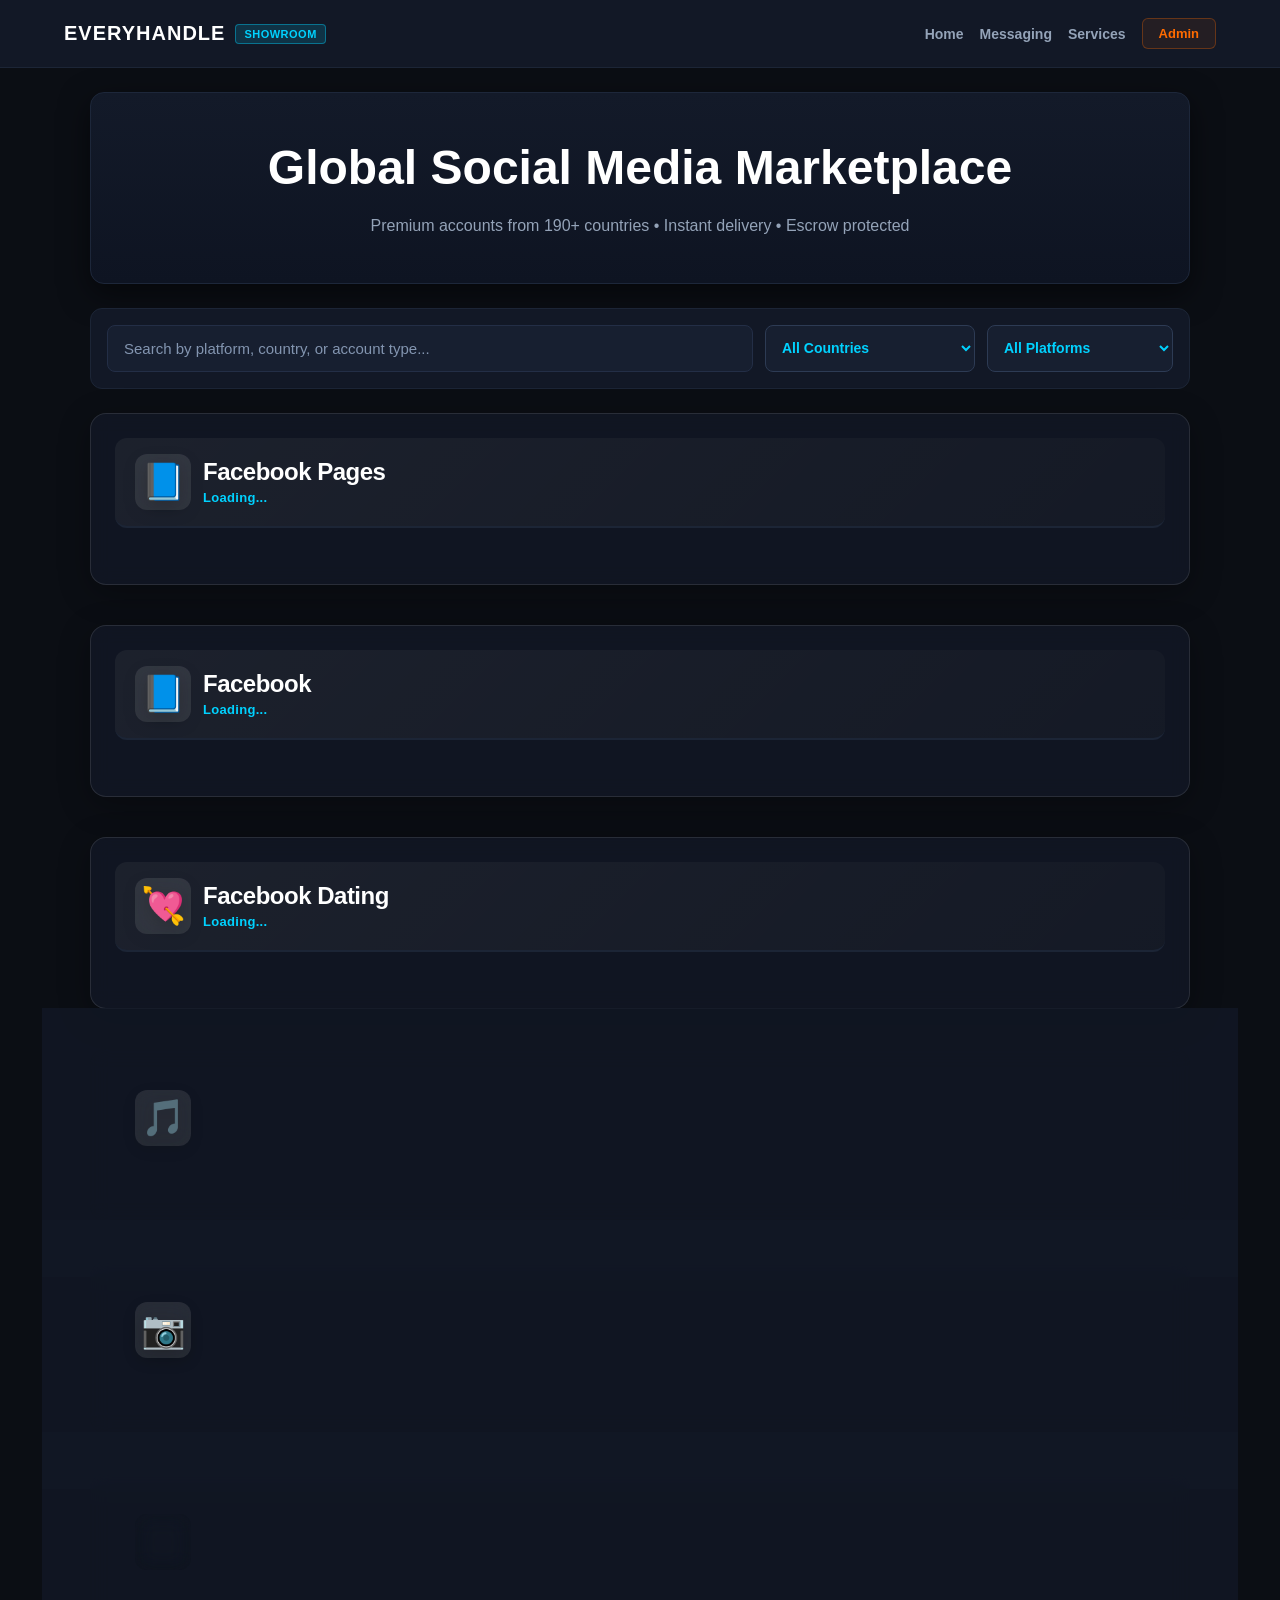
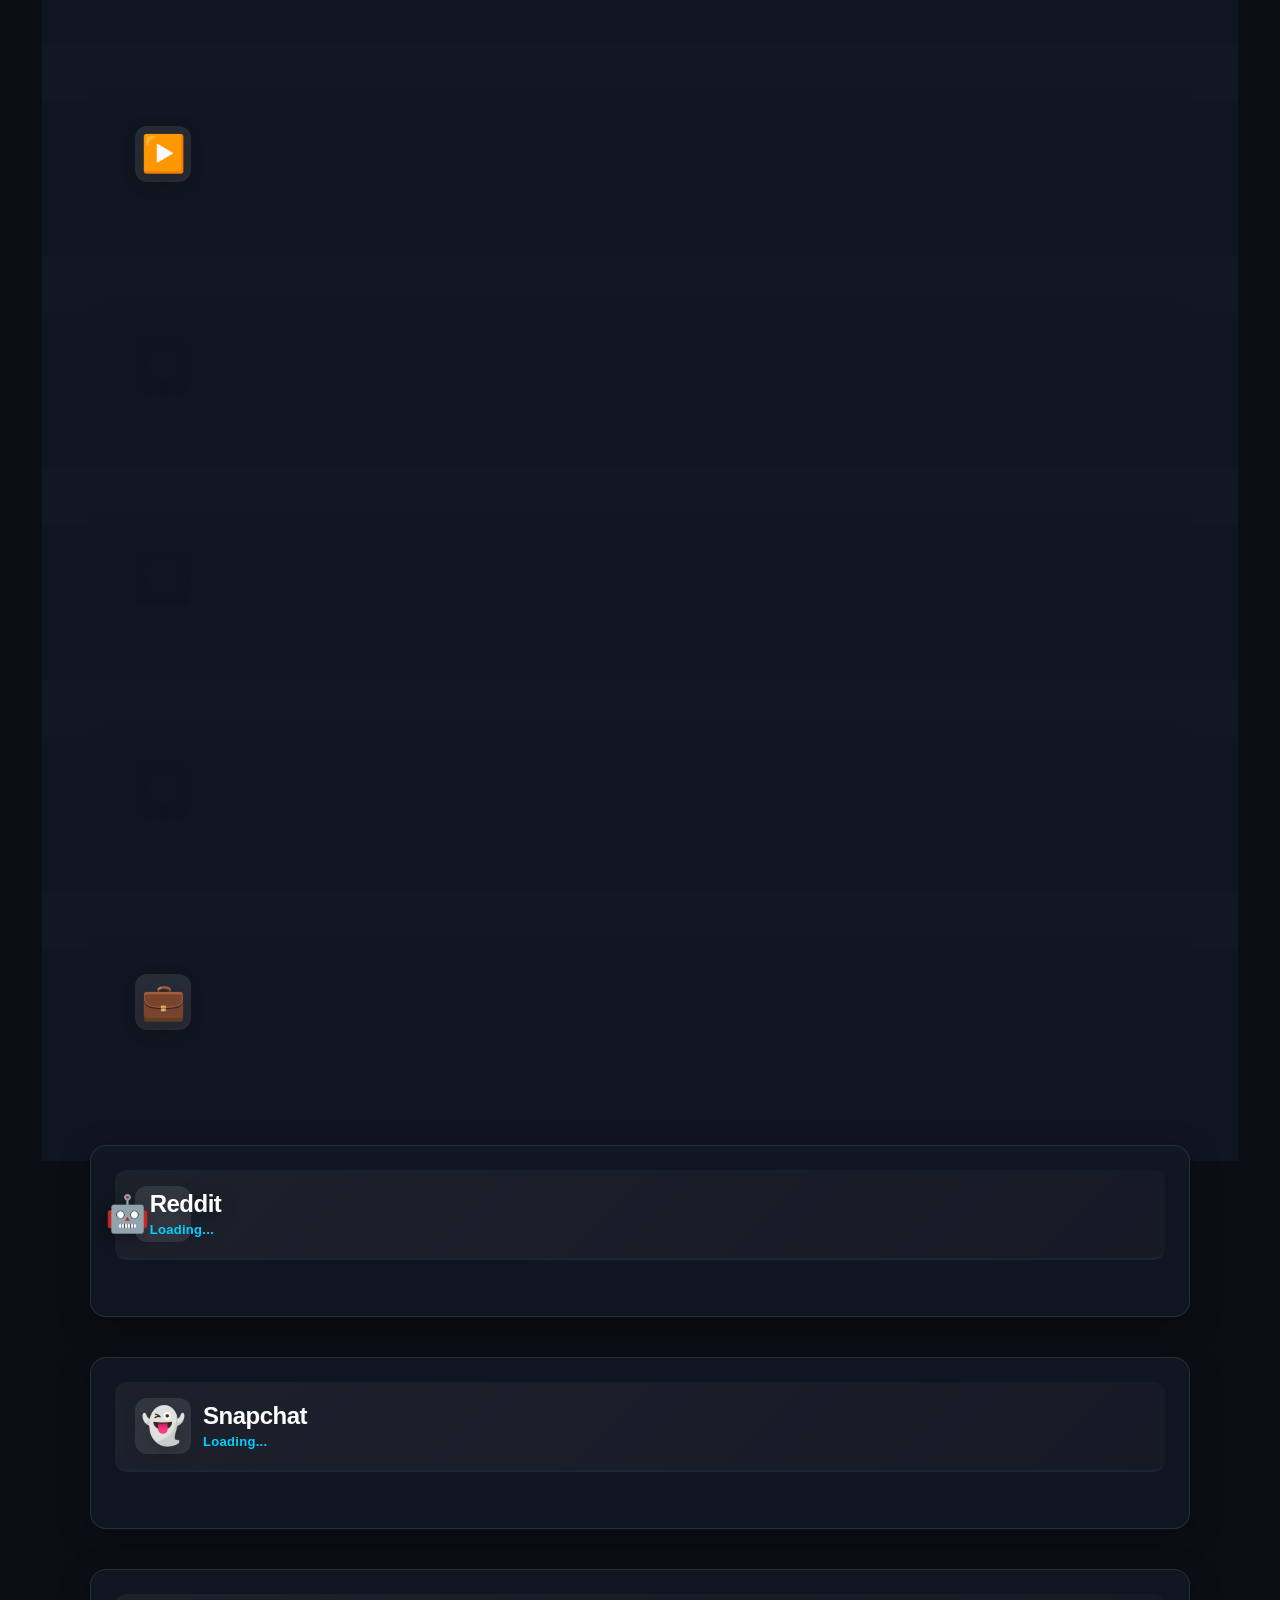
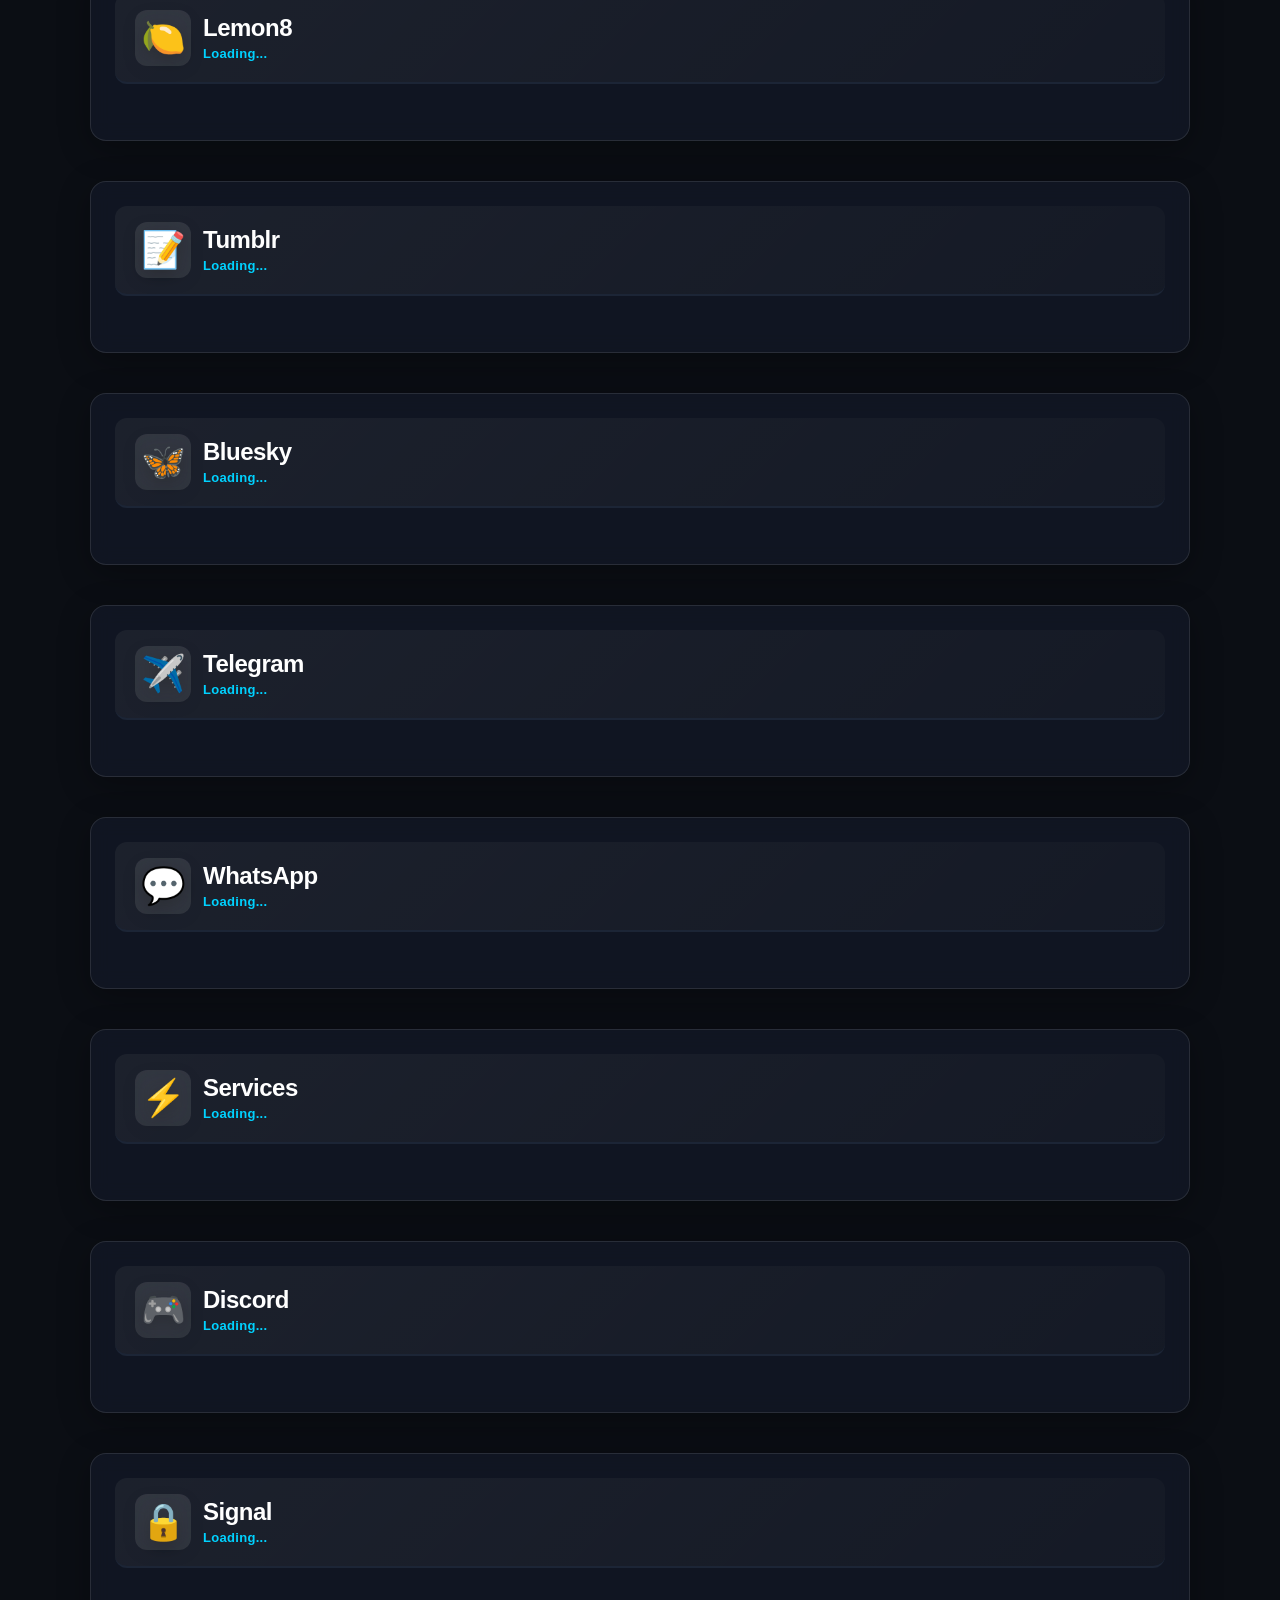
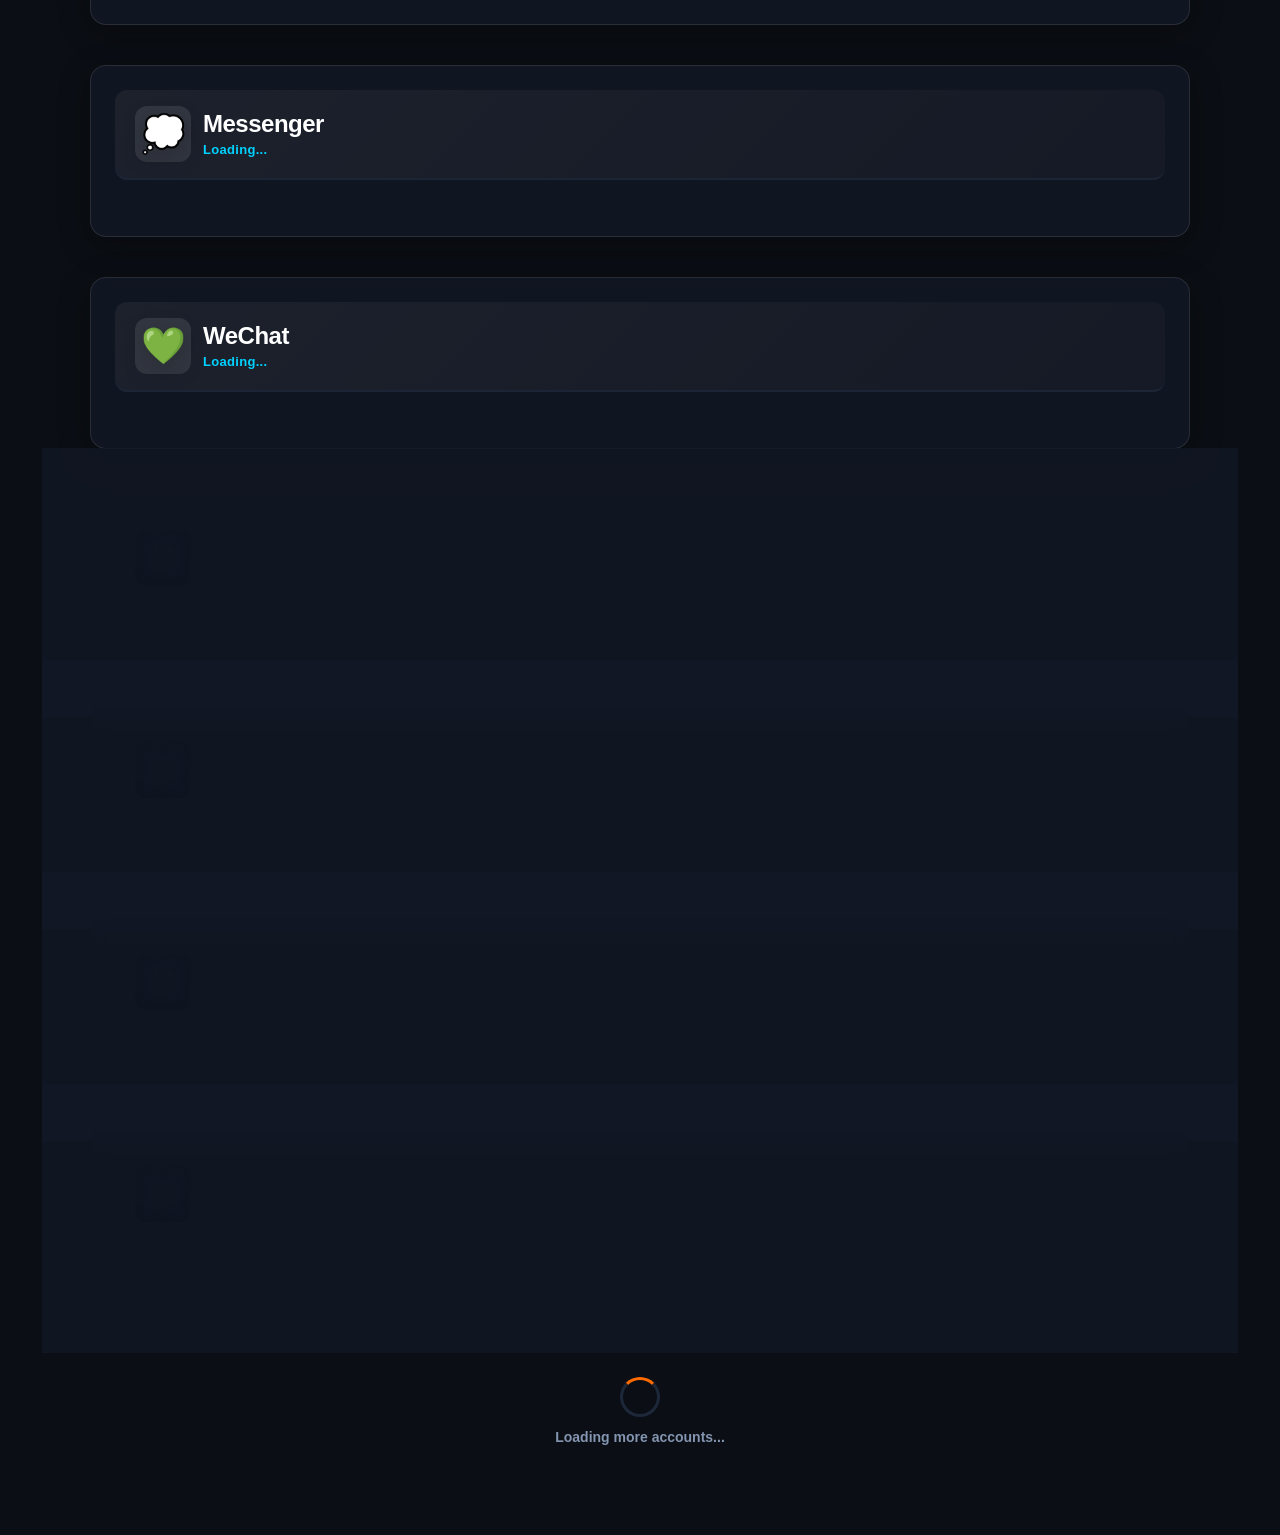
<file: index.html>
<!DOCTYPE html>
<html lang="en">
<head>
  <meta charset="UTF-8">
  <meta name="viewport" content="width=device-width, initial-scale=1.0">
  <title>EveryHandle Marketplace | Global</title>

  <link rel="stylesheet" href="styles.css">
  <link rel="stylesheet" href="payment.css">

  <style>
    /* Reset & Base Setup */
    * {
      box-sizing: border-box;
      margin: 0;
      padding: 0;
      font-family: -apple-system, BlinkMacSystemFont, "Segoe UI", Roboto, Helvetica, Arial, sans-serif;
    }

    body {
      background-color: #0b0e14;
      color: #ffffff;
      padding-bottom: 50px;
    }

    /* CLEAN MOBILE NAVBAR (Sticky Top Bar Only) */
    .navbar {
      background: #0f1420;
      padding: 16px 20px;
      border-bottom: 1px solid #1c2536;
      position: sticky;
      top: 0;
      z-index: 100;
      display: flex;
      justify-content: space-between;
      align-items: center;
      width: 100%;
    }

    .brand-section {
      display: flex;
      align-items: center;
      gap: 10px;
    }

    .logo {
      font-size: 20px;
      font-weight: 900;
      letter-spacing: 1px;
      color: #ffffff;
    }

    .verified-pill {
      background: rgba(0, 210, 255, 0.15);
      color: #00d2ff;
      border: 1px solid rgba(0, 210, 255, 0.4);
      font-size: 11px;
      font-weight: 800;
      padding: 3px 8px;
      border-radius: 4px;
      letter-spacing: 0.5px;
    }

    .nav-links-desktop {
      display: flex;
      align-items: center;
      gap: 16px;
      font-size: 14px;
    }

    .nav-links-desktop a {
      color: #94a3b8;
      text-decoration: none;
      font-weight: 600;
    }

    .nav-links-desktop a.active {
      color: #ff6b00;
    }

    .btn-list-sm {
      color: #ff6b00 !important;
      border: 1px solid rgba(255, 107, 0, 0.3);
      padding: 7px 16px;
      border-radius: 6px;
      background: rgba(255, 107, 0, 0.08);
      font-weight: 700;
      font-size: 13px;
    }

    /* HERO CARD CONTAINER */
    .hero-card {
      max-width: 1100px;
      margin: 16px 12px;
      background: linear-gradient(180deg, #131a29 0%, #0e1422 100%);
      border: 1px solid #1d283d;
      border-radius: 14px;
      padding: 28px 18px;
      text-align: center;
      box-shadow: 0 10px 30px rgba(0,0,0,0.5);
    }

    .hero-tag {
      display: inline-block;
      background: rgba(255, 107, 0, 0.1);
      border: 1px solid rgba(255, 107, 0, 0.3);
      color: #ff6b00;
      font-size: 12px;
      font-weight: 800;
      padding: 5px 14px;
      border-radius: 20px;
      letter-spacing: 1px;
      margin-bottom: 14px;
      text-transform: uppercase;
    }

    .hero-title {
      font-size: 28px;
      font-weight: 900;
      line-height: 1.3;
      margin-bottom: 14px;
      color: #ffffff;
    }

    .highlight-orange {
      background: linear-gradient(90deg, #ff5500 0%, #ffaa00 100%);
      -webkit-background-clip: text;
      -webkit-text-fill-color: transparent;
    }

    .hero-subtitle {
      color: #94a3b8;
      font-size: 14px;
      line-height: 1.6;
      margin: 0 auto 24px auto;
    }

    .cta-group {
      display: flex;
      flex-direction: column;
      gap: 12px;
      margin-bottom: 24px;
    }

    .btn-orange {
      background: linear-gradient(90deg, #ff5500 0%, #ff8800 100%);
      color: #ffffff;
      font-weight: 800;
      font-size: 14px;
      padding: 14px;
      border-radius: 8px;
      border: none;
      cursor: pointer;
      text-transform: uppercase;
      letter-spacing: 0.5px;
      box-shadow: 0 0 15px rgba(255, 85, 0, 0.4);
    }

    .btn-outline-glow {
      background: rgba(255, 255, 255, 0.03);
      color: #ffffff;
      font-weight: 700;
      font-size: 14px;
      padding: 14px;
      border-radius: 8px;
      border: 1px solid #2d3b54;
      cursor: pointer;
      text-transform: uppercase;
    }

    .features-grid {
      display: grid;
      grid-template-columns: 1fr 1fr;
      gap: 14px;
      border-top: 1px solid #1c273c;
      padding-top: 18px;
      text-align: left;
    }

    .feature-item h4 {
      font-size: 13px;
      color: #ffffff;
      margin-bottom: 3px;
    }

    .feature-item p {
      font-size: 12px;
      color: #94a3b8;
    }

    /* MAIN FILTER & SEARCH SECTION */
    .filter-section {
      max-width: 1100px;
      margin: 0 12px 20px 12px;
      background: #0f1420;
      border: 1px solid #1c2536;
      border-radius: 12px;
      padding: 16px;
      display: flex;
      flex-direction: column;
      gap: 16px;
    }

    /* Search Bar Input */
    .search-container {
      width: 100%;
    }

    .search-container input {
      width: 100%;
      padding: 14px 16px;
      border-radius: 8px;
      background-color: #171f30;
      border: 1px solid #232e46;
      color: #ffffff;
      font-size: 15px;
      outline: none;
    }

    .search-container input::placeholder {
      color: #8395b0;
    }

    /* Platform Categories */
    .social-platforms-wrapper {
      width: 100%;
      display: flex;
      flex-direction: column;
      gap: 10px;
    }

    .social-group-label {
      font-size: 12px;
      font-weight: 800;
      color: #ff6b00;
      text-transform: uppercase;
      letter-spacing: 0.5px;
    }

    .social-chips-row {
      display: flex;
      gap: 8px;
      overflow-x: auto;
      padding-bottom: 6px;
      scrollbar-width: none;
    }

    .social-chips-row::-webkit-scrollbar {
      display: none;
    }

    .social-chip {
      background: #172033;
      border: 1px solid #232e46;
      color: #cbd5e1;
      padding: 8px 16px;
      border-radius: 20px;
      font-size: 13px;
      font-weight: 600;
      text-decoration: none;
      white-space: nowrap;
      transition: all 0.2s ease;
    }

    .social-chip:hover, .social-chip.active {
      background: rgba(255, 107, 0, 0.15);
      border-color: #ff6b00;
      color: #ffffff;
    }

    /* Controls Grid (Country & Currency Dropdowns) */
    .global-controls {
      display: grid;
      grid-template-columns: 1fr;
      gap: 14px;
      width: 100%;
      padding-top: 4px;
    }

    .control-group {
      display: flex;
      flex-direction: column;
      gap: 6px;
    }

    .control-label {
      font-size: 13px;
      font-weight: 800;
      color: #ff6b00;
      text-transform: uppercase;
      letter-spacing: 0.5px;
    }

    .global-select {
      background: #171f30;
      border: 1px solid #2d3b54;
      color: #00d2ff;
      font-size: 14px;
      font-weight: 700;
      padding: 12px;
      border-radius: 8px;
      outline: none;
      cursor: pointer;
      width: 100%;
      text-overflow: ellipsis;
      white-space: nowrap;
      overflow: hidden;
    }

    .global-select option {
      background: #0f1420;
      color: #ffffff;
      font-size: 14px;
      padding: 8px;
    }

    /* SCROLLABLE MARKETPLACE INDEX */
    .index-section {
      margin: 28px 12px 0 12px;
    }

    .index-header {
      display: flex;
      justify-content: space-between;
      align-items: center;
      margin-bottom: 12px;
    }

    .index-title {
      font-size: 17px;
      font-weight: 800;
    }

    .index-count {
      font-size: 12px;
      color: #8395b0;
    }

    .index-scroll {
      display: flex;
      gap: 10px;
      overflow-x: auto;
      padding-bottom: 6px;
      scrollbar-width: none;
    }

    .index-scroll::-webkit-scrollbar {
      display: none;
    }

    .index-card {
      flex: 0 0 auto;
      background: #121826;
      border: 1px solid #1d273a;
      border-radius: 8px;
      padding: 10px 14px;
      display: flex;
      align-items: center;
      gap: 10px;
      text-decoration: none;
      color: #ffffff;
    }

    .index-card.active {
      border-color: #ff6b00;
      background: #172033;
    }

    .index-name {
      font-size: 14px;
      font-weight: 700;
      white-space: nowrap;
    }

    .index-badge {
      background: #1c273c;
      color: #00d2ff;
      font-size: 11px;
      font-weight: 700;
      padding: 2px 8px;
      border-radius: 10px;
    }

    /* SHOWROOM SECTION */
    .showroom-section {
      margin: 28px 12px 0 12px;
    }

    .section-title {
      font-size: 17px;
      font-weight: 800;
      margin-bottom: 14px;
    }

    .listings-grid {
      display: grid;
      grid-template-columns: 1fr;
      gap: 14px;
    }

    .account-card {
      background: #121826;
      border: 1px solid #1d273a;
      border-radius: 10px;
      padding: 16px;
    }

    .card-top {
      display: flex;
      justify-content: space-between;
      align-items: center;
      margin-bottom: 12px;
    }

    .badge-tiktok {
      background: rgba(255, 255, 255, 0.1);
      color: #ffffff;
      font-size: 11px;
      font-weight: 700;
      padding: 3px 8px;
      border-radius: 4px;
    }

    .badge-fb {
      background: rgba(24, 119, 242, 0.2);
      color: #1877f2;
      font-size: 11px;
      font-weight: 700;
      padding: 3px 8px;
      border-radius: 4px;
    }

    .card-title {
      font-size: 17px;
      font-weight: 700;
      margin-bottom: 4px;
    }

    .card-sub {
      font-size: 13px;
      color: #8395b0;
      margin-bottom: 16px;
    }

    .card-bottom {
      display: flex;
      justify-content: space-between;
      align-items: center;
      border-top: 1px solid #1a2334;
      padding-top: 12px;
    }

    .card-price {
      font-size: 18px;
      font-weight: 800;
      color: #ffffff;
    }

    .btn-buy-sm {
      background: #ff5500;
      color: #ffffff;
      border: none;
      padding: 8px 16px;
      border-radius: 6px;
      font-size: 12px;
      font-weight: 800;
      cursor: pointer;
      text-transform: uppercase;
    }

    /* DESKTOP BREAKPOINT ENHANCEMENTS */
    @media (min-width: 768px) {
      .navbar {
        padding: 18px 5%;
      }

      .hero-card, .filter-section {
        margin: 24px auto;
      }

      .hero-card {
        padding: 44px 32px;
      }

      .hero-title {
        font-size: 42px;
      }

      .hero-subtitle {
        font-size: 16px;
      }

      .global-controls {
        grid-template-columns: 1fr 1fr;
      }

      .cta-group {
        flex-direction: row;
        justify-content: center;
      }

      .features-grid {
        grid-template-columns: repeat(4, 1fr);
        text-align: center;
      }

      .index-scroll {
        display: grid;
        grid-template-columns: repeat(auto-fit, minmax(160px, 1fr));
      }

      .listings-grid {
        grid-template-columns: repeat(auto-fill, minmax(260px, 1fr));
      }
    }
  </style>
</head>

<body>

  <!-- CLEAN STICKY NAVBAR -->
  <header class="navbar">
    <div class="brand-section">
      <div class="logo">EVERYHANDLE</div>
      <span class="verified-pill">GLOBAL</span>
    </div>
    <div class="nav-links-desktop">
      <a href="index.html" class="active">Home</a>
      <a href="showroom.html">Showroom</a>
      <a href="messaging.html">Messaging</a>
      <a href="services.html">Services</a>
      <a href="admin.html" class="btn-list-sm">Admin</a>
    </div>
  </header>

  <!-- HERO BANNER -->
  <div class="hero-card">
    <span class="hero-tag">🔒 100% Escrow Protected</span>
    
    <h1 class="hero-title">
      Buy & sell Social Media Accounts & Verified Handles <br>
      <span class="highlight-orange">With Zero Friction.</span>
    </h1>
    
    <p class="hero-subtitle"></p>

    <div class="cta-group">
      <a href="showroom.html" class="btn-orange" style="text-decoration: none; display: inline-block;">Browse Marketplace</a>
      <a href="showroom.html" class="btn-outline-glow" style="text-decoration: none; display: inline-block;">Live Showroom</a>
    </div>

    <div class="features-grid">
      <div class="feature-item">
        <h4>Worldwide</h4>
        <p>190+ Countries</p>
      </div>
      <div class="feature-item">
        <h4>Multi-Currency</h4>
        <p>Instant Conversion</p>
      </div>
      <div class="feature-item">
        <h4>Escrow Secured</h4>
        <p>Safe Handover</p>
      </div>
      <div class="feature-item">
        <h4>24/7 Support</h4>
        <p>Global Agents</p>
      </div>
    </div>
  </div>

  <!-- SEARCH BAR & PLATFORMS CONTAINER -->
  <div class="filter-section">
    
    <!-- Search Bar -->
    <div class="search-container">
      <input type="text" placeholder="Search TikTok, Facebook, Instagram handles...">
    </div>

    <!-- Category Platforms -->
    <div class="social-platforms-wrapper">
      
      <!-- Mainstream Social Media -->
      <span class="social-group-label">🌐 Mainstream Social</span>
      <div class="social-chips-row">
        <a href="showroom.html?platform=facebook" class="social-chip active">Facebook</a>
        <a href="showroom.html?platform=tiktok" class="social-chip">TikTok</a>
        <a href="showroom.html?platform=instagram" class="social-chip">Instagram</a>
        <a href="showroom.html?platform=x" class="social-chip">X (Twitter)</a>
        <a href="showroom.html?platform=nextdoor" class="social-chip">Nextdoor</a>
        <a href="showroom.html?platform=youtube" class="social-chip">YouTube</a>
        <a href="showroom.html?platform=pinterest" class="social-chip">Pinterest</a>
        <a href="showroom.html?platform=threads" class="social-chip">Threads</a>
        <a href="showroom.html?platform=linkedin" class="social-chip">LinkedIn</a>
        <a href="showroom.html?platform=reddit" class="social-chip">Reddit</a>
        <a href="showroom.html?platform=snapchat" class="social-chip">Snapchat</a>
        <a href="showroom.html?platform=lemon8" class="social-chip">Lemon8</a>
        <a href="showroom.html?platform=tumblr" class="social-chip">Tumblr</a>
        <a href="showroom.html?platform=bluesky" class="social-chip">Bluesky</a>
      </div>

      <!-- Messaging & Chat Apps -->
      <span class="social-group-label">💬 Messaging & Chat</span>
      <div class="social-chips-row">
        <a href="showroom.html?platform=telegram" class="social-chip">Telegram</a>
        <a href="showroom.html?platform=whatsapp" class="social-chip">WhatsApp</a>
        <a href="showroom.html?platform=messenger" class="social-chip">Messenger</a>
        <a href="showroom.html?platform=discord" class="social-chip">Discord</a>
        <a href="showroom.html?platform=signal" class="social-chip">Signal</a>
        <a href="showroom.html?platform=wechat" class="social-chip">WeChat</a>
        <a href="showroom.html?platform=line" class="social-chip">LINE</a>
        <a href="showroom.html?platform=viber" class="social-chip">Viber</a>
        <a href="showroom.html?platform=google-messages" class="social-chip">Google Messages</a>
        <a href="showroom.html?platform=imessage" class="social-chip">iMessage</a>
      </div>

      <!-- Dating & Matchmaking Apps -->
      <span class="social-group-label">💘 Dating & Matchmaking</span>
      <div class="social-chips-row">
        <a href="#" class="social-chip">Tinder</a>
        <a href="#" class="social-chip">Bumble</a>
        <a href="#" class="social-chip">Hinge</a>
        <a href="#" class="social-chip">Match</a>
        <a href="#" class="social-chip">OkCupid</a>
        <a href="#" class="social-chip">POF</a>
        <a href="#" class="social-chip">Grindr</a>
        <a href="#" class="social-chip">Feeld</a>
        <a href="#" class="social-chip">eHarmony</a>
        <a href="#" class="social-chip">Raya</a>
        <a href="#" class="social-chip">Coffee Meets Bagel</a>
      </div>

    </div>

    <!-- Dynamic Country & Currency Controls -->
    <div class="global-controls">
      
      <!-- Country Selector -->
      <div class="control-group">
        <label for="countrySelector" class="control-label">📍 Select Country</label>
        <select class="global-select" id="countrySelector" onchange="onCountryChange()">
          <option value="" selected>🌐 Select Country (50 Available)</option>
        </select>
      </div>

      <!-- Currency Selector -->
      <div class="control-group">
        <label for="currencySelector" class="control-label">💱 Select Currency</label>
        <select class="global-select" id="currencySelector" onchange="updateCurrencies()">
          <option value="" selected>💱 Select Currency</option>
        </select>
      </div>

    </div>

  </div>

  <!-- MARKETPLACE INDEX SECTION -->
  <section class="index-section">
    <div class="index-header">
      <h2 class="index-title">MARKETPLACE INDEX</h2>
      <span class="index-count">Swipe to view →</span>
    </div>

    <div class="index-scroll">
      <a href="#" class="index-card active">
        <span class="index-name">🔥 All</span>
        <span class="index-badge">1,240</span>
      </a>
      <a href="#" class="index-card">
        <span class="index-name">🎵 TikTok</span>
        <span class="index-badge">480</span>
      </a>
      <a href="#" class="index-card">
        <span class="index-name">📷 Instagram</span>
        <span class="index-badge">310</span>
      </a>
      <a href="#" class="index-card">
        <span class="index-name">📘 Facebook</span>
        <span class="index-badge">220</span>
      </a>
      <a href="#" class="index-card">
        <span class="index-name">▶️ YouTube</span>
        <span class="index-badge">145</span>
      </a>
      <a href="#" class="index-card">
        <span class="index-name">💰 Monetized</span>
        <span class="index-badge">85</span>
      </a>
    </div>
  </section>

  <!-- DYNAMIC LOGIC SCRIPT -->
  <script>
    const countryData = [
      // North & South America
      { name: "United States", flag: "🇺🇸", code: "US", currency: "USD", symbol: "$", rate: 1.00 },
      { name: "Canada", flag: "🇨🇦", code: "CA", currency: "CAD", symbol: "CA$", rate: 1.36 },
      { name: "Mexico", flag: "🇲🇽", code: "MX", currency: "MXN", symbol: "MEX$", rate: 16.70 },
      { name: "Brazil", flag: "🇧🇷", code: "BR", currency: "BRL", symbol: "R$", rate: 5.15 },
      { name: "Argentina", flag: "🇦🇷", code: "AR", currency: "ARS", symbol: "$", rate: 900.00 },
      { name: "Chile", flag: "🇨🇱", code: "CL", currency: "CLP", symbol: "CLP$", rate: 930.00 },
      { name: "Colombia", flag: "🇨🇴", code: "CO", currency: "COP", symbol: "COL$", rate: 3850.00 },
      { name: "Peru", flag: "🇵🇪", code: "PE", currency: "PEN", symbol: "S/", rate: 3.72 },
      { name: "Jamaica", flag: "🇯🇲", code: "JM", currency: "JMD", symbol: "J$", rate: 155.00 },
      { name: "Costa Rica", flag: "🇨🇷", code: "CR", currency: "CRC", symbol: "₡", rate: 510.00 },

      // Europe
      { name: "Germany", flag: "🇩🇪", code: "DE", currency: "EUR", symbol: "€", rate: 0.92 },
      { name: "United Kingdom", flag: "🇬🇧", code: "GB", currency: "GBP", symbol: "£", rate: 0.78 },
      { name: "Switzerland", flag: "🇨🇭", code: "CH", currency: "CHF", symbol: "CHF", rate: 0.91 },
      { name: "Poland", flag: "🇵🇱", code: "PL", currency: "PLN", symbol: "zł", rate: 3.95 },
      { name: "Sweden", flag: "🇸🇪", code: "SE", currency: "SEK", symbol: "kr", rate: 10.80 },
      { name: "Norway", flag: "🇳🇴", code: "NO", currency: "NOK", symbol: "kr", rate: 10.60 },
      { name: "Denmark", flag: "🇩🇰", code: "DK", currency: "DKK", symbol: "kr.", rate: 6.88 },
      { name: "Hungary", flag: "🇭🇺", code: "HU", currency: "HUF", symbol: "Ft", rate: 360.00 },
      { name: "Czechia", flag: "🇨🇿", code: "CZ", currency: "CZK", symbol: "Kč", rate: 23.10 },
      { name: "Romania", flag: "🇷🇴", code: "RO", currency: "RON", symbol: "lei", rate: 4.58 },
      { name: "Turkey", flag: "🇹🇷", code: "TR", currency: "TRY", symbol: "₺", rate: 32.20 },
      { name: "Iceland", flag: "🇮🇸", code: "IS", currency: "ISK", symbol: "kr", rate: 139.00 },

      // Africa
      { name: "Nigeria", flag: "🇳🇬", code: "NG", currency: "NGN", symbol: "₦", rate: 1500.00 },
      { name: "Kenya", flag: "🇰🇪", code: "KE", currency: "KES", symbol: "KSh", rate: 130.00 },
      { name: "South Africa", flag: "🇿🇦", code: "ZA", currency: "ZAR", symbol: "R", rate: 18.50 },
      { name: "Ghana", flag: "🇬🇭", code: "GH", currency: "GHS", symbol: "GH₵", rate: 14.50 },
      { name: "Egypt", flag: "🇪🇬", code: "EG", currency: "EGP", symbol: "E£", rate: 47.50 },
      { name: "Morocco", flag: "🇲🇦", code: "MA", currency: "MAD", symbol: "MAD", rate: 10.05 },
      { name: "Ethiopia", flag: "🇪🇹", code: "ET", currency: "ETB", symbol: "Br", rate: 57.20 },
      { name: "Tanzania", flag: "🇹🇿", code: "TZ", currency: "TZS", symbol: "TSh", rate: 2600.00 },
      { name: "Uganda", flag: "🇺🇬", code: "UG", currency: "UGX", symbol: "USh", rate: 3780.00 },
      { name: "Zambia", flag: "🇿🇲", code: "ZM", currency: "ZMW", symbol: "ZK", rate: 25.50 },

      // Asia & Middle East
      { name: "India", flag: "🇮🇳", code: "IN", currency: "INR", symbol: "₹", rate: 83.30 },
      { name: "Japan", flag: "🇯🇵", code: "JP", currency: "JPY", symbol: "¥", rate: 155.00 },
      { name: "China", flag: "🇨🇳", code: "CN", currency: "CNY", symbol: "¥", rate: 7.23 },
      { name: "South Korea", flag: "🇰🇷", code: "KR", currency: "KRW", symbol: "₩", rate: 1360.00 },
      { name: "Singapore", flag: "🇸🇬", code: "SG", currency: "SGD", symbol: "S$", rate: 1.35 },
      { name: "United Arab Emirates", flag: "🇦🇪", code: "AE", currency: "AED", symbol: "AED", rate: 3.67 },
      { name: "Saudi Arabia", flag: "🇸🇦", code: "SA", currency: "SAR", symbol: "SR", rate: 3.75 },
      { name: "Pakistan", flag: "🇵🇰", code: "PK", currency: "PKR", symbol: "RS", rate: 278.00 },
      { name: "Philippines", flag: "🇵🇭", code: "PH", currency: "PHP", symbol: "₱", rate: 57.50 },
      { name: "Indonesia", flag: "🇮🇩", code: "ID", currency: "IDR", symbol: "Rp", rate: 16000.00 },
      { name: "Vietnam", flag: "🇻🇳", code: "VN", currency: "VND", symbol: "₫", rate: 25400.00 },
      { name: "Thailand", flag: "🇹🇭", code: "TH", currency: "THB", symbol: "฿", rate: 36.70 },
      { name: "Malaysia", flag: "🇲🇾", code: "MY", currency: "MYR", symbol: "RM", rate: 4.71 },
      { name: "Israel", flag: "🇮🇱", code: "IL", currency: "ILS", symbol: "₪", rate: 3.68 },
      { name: "Qatar", flag: "🇶🇦", code: "QA", currency: "QAR", symbol: "QR", rate: 3.64 },

      // Oceania
      { name: "Australia", flag: "🇦🇺", code: "AU", currency: "AUD", symbol: "A$", rate: 1.52 },
      { name: "New Zealand", flag: "🇳🇿", code: "NZ", currency: "NZD", symbol: "NZ$", rate: 1.64 },
      { name: "Fiji", flag: "🇫🇯", code: "FJ", currency: "FJD", symbol: "FJ$", rate: 2.25 }
    ];

    function initDropdowns() {
      const countrySelect = document.getElementById('countrySelector');
      const currencySelect = document.getElementById('currencySelector');

      if (!countrySelect || !currencySelect) return;

      // Reset and build Country dropdown
      countrySelect.innerHTML = '<option value="">🌐 Select Country (50 Available)</option>';
      countryData.forEach(item => {
        const option = document.createElement('option');
        option.value = item.code;
        option.textContent = `${item.flag} ${item.name}`;
        countrySelect.appendChild(option);
      });

      // Reset and build Currency dropdown
      currencySelect.innerHTML = '<option value="">💱 Select Currency</option>';
      countryData.forEach(item => {
        const option = document.createElement('option');
        option.value = item.currency;
        option.dataset.symbol = item.symbol;
        option.dataset.rate = item.rate;
        option.textContent = `${item.flag} ${item.currency} (${item.symbol})`;
        currencySelect.appendChild(option);
      });
    }

    // Run initialization as soon as DOM is ready
    if (document.readyState === 'loading') {
      document.addEventListener('DOMContentLoaded', initDropdowns);
    } else {
      initDropdowns();
    }

    // Sync selected country to currency dropdown
    function onCountryChange() {
      const selectedCode = document.getElementById('countrySelector').value;
      const match = countryData.find(item => item.code === selectedCode);

      if (match) {
        const currencySelect = document.getElementById('currencySelector');
        currencySelect.value = match.currency;
        updateCurrencies();
      }
    }

    // Recalculate price displays across cards
    function updateCurrencies() {
      const currencySelect = document.getElementById('currencySelector');
      const selectedOpt = currencySelect.options[currencySelect.selectedIndex];
      if (!selectedOpt || !selectedOpt.dataset.rate) return;

      const symbol = selectedOpt.dataset.symbol || "₦";
      const rate = parseFloat(selectedOpt.dataset.rate) || 1;

      document.querySelectorAll('.card-price').forEach(priceTag => {
        const baseNGN = parseFloat(priceTag.dataset.ngn);
        if (!isNaN(baseNGN)) {
          const converted = (baseNGN / rate).toLocaleString(undefined, { maximumFractionDigits: 0 });
          priceTag.textContent = `${symbol}${converted}`;
        }
      });
    }
  </script>

  <script src="services.js"></script>
  <script src="showroom.js"></script>
  <script src="checkout.js"></script>
  <script src="payment.js"></script>
  <script src="card-payment.js"></script>
  <script src="messaging.js"></script>
  <script src="admin.js"></script>

</body>
</html>
</file>
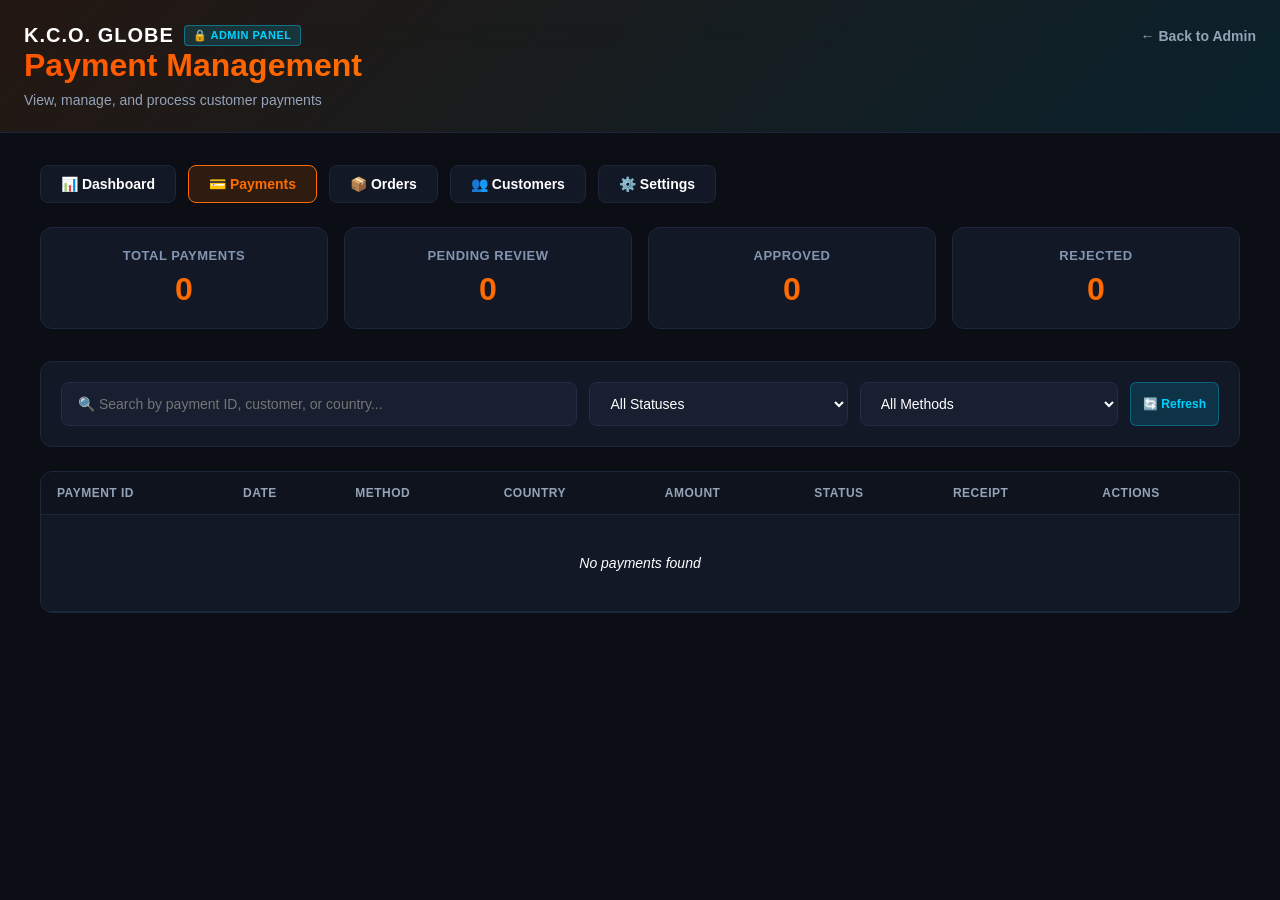
<file: admin-payments.html>
<!DOCTYPE html>
<html lang="en">
<head>
  <meta charset="UTF-8">
  <meta name="viewport" content="width=device-width, initial-scale=1.0">
  <title>Payment Management | K.C.O. Globe Marketplace Admin</title>
  <link rel="stylesheet" href="payment.css">
  <style>
    /* Admin-specific styles */
    .admin-header {
      background: linear-gradient(135deg, rgba(255, 107, 0, 0.1) 0%, rgba(0, 210, 255, 0.1) 100%);
      border-bottom: 1px solid var(--border-color);
      padding: 24px;
      margin-bottom: 32px;
    }

    .admin-header h1 {
      font-size: 32px;
      font-weight: 900;
      margin-bottom: 8px;
      background: linear-gradient(90deg, #ff5500 0%, #ffaa00 100%);
      -webkit-background-clip: text;
      -webkit-text-fill-color: transparent;
      background-clip: text;
    }

    .admin-header p {
      color: var(--text-secondary);
      font-size: 14px;
    }

    .admin-nav {
      display: flex;
      gap: 12px;
      margin-bottom: 24px;
      flex-wrap: wrap;
    }

    .admin-nav-btn {
      background: var(--bg-card);
      border: 1px solid var(--border-color);
      color: var(--text-primary);
      padding: 10px 20px;
      border-radius: 8px;
      font-size: 14px;
      font-weight: 700;
      cursor: pointer;
      transition: all 0.3s ease;
      text-decoration: none;
      display: inline-flex;
      align-items: center;
      gap: 8px;
    }

    .admin-nav-btn:hover {
      background: var(--bg-card-hover);
      border-color: var(--accent-orange);
      transform: translateY(-2px);
    }

    .admin-nav-btn.active {
      background: rgba(255, 107, 0, 0.15);
      border-color: var(--accent-orange);
      color: var(--accent-orange);
    }

    .stats-grid {
      display: grid;
      grid-template-columns: repeat(auto-fit, minmax(200px, 1fr));
      gap: 16px;
      margin-bottom: 32px;
    }

    .stat-card-admin {
      background: var(--bg-card);
      border: 1px solid var(--border-color);
      border-radius: 12px;
      padding: 20px;
      text-align: center;
      transition: all 0.3s ease;
    }

    .stat-card-admin:hover {
      border-color: var(--accent-orange);
      transform: translateY(-2px);
    }

    .stat-card-admin h3 {
      font-size: 13px;
      font-weight: 600;
      color: var(--text-muted);
      margin-bottom: 8px;
      text-transform: uppercase;
      letter-spacing: 0.5px;
    }

    .stat-number-admin {
      font-size: 32px;
      font-weight: 800;
      color: var(--accent-orange);
    }

    .filters-section {
      background: var(--bg-card);
      border: 1px solid var(--border-color);
      border-radius: 12px;
      padding: 20px;
      margin-bottom: 24px;
    }

    .filters-row {
      display: grid;
      grid-template-columns: 1fr;
      gap: 12px;
    }

    .filter-input {
      width: 100%;
      padding: 12px 16px;
      border-radius: 8px;
      background: #171f30;
      border: 1px solid #232e46;
      color: var(--text-primary);
      font-size: 14px;
      outline: none;
      transition: border-color 0.3s ease;
    }

    .filter-input:focus {
      border-color: var(--accent-orange);
    }

    .filter-select {
      width: 100%;
      padding: 12px 16px;
      border-radius: 8px;
      background: #171f30;
      border: 1px solid #232e46;
      color: var(--text-primary);
      font-size: 14px;
      outline: none;
      cursor: pointer;
      transition: border-color 0.3s ease;
    }

    .filter-select:focus {
      border-color: var(--accent-orange);
    }

    .payments-table-container {
      background: var(--bg-card);
      border: 1px solid var(--border-color);
      border-radius: 12px;
      overflow: hidden;
      margin-bottom: 24px;
    }

    .payments-table {
      width: 100%;
      border-collapse: collapse;
      font-size: 14px;
    }

    .payments-table thead {
      background: rgba(0, 0, 0, 0.2);
    }

    .payments-table th {
      padding: 14px 16px;
      text-align: left;
      font-weight: 700;
      color: var(--text-secondary);
      text-transform: uppercase;
      font-size: 12px;
      letter-spacing: 0.5px;
      border-bottom: 1px solid var(--border-color);
    }

    .payments-table td {
      padding: 14px 16px;
      border-bottom: 1px solid var(--border-light);
      color: var(--text-primary);
    }

    .payments-table tbody tr {
      transition: background 0.3s ease;
    }

    .payments-table tbody tr:hover {
      background: rgba(255, 255, 255, 0.02);
    }

    .status-badge {
      display: inline-block;
      padding: 4px 12px;
      border-radius: 6px;
      font-size: 11px;
      font-weight: 700;
      text-transform: uppercase;
      letter-spacing: 0.5px;
    }

    .status-pending {
      background: rgba(255, 107, 0, 0.15);
      color: var(--accent-orange);
      border: 1px solid rgba(255, 107, 0, 0.3);
    }

    .status-review {
      background: rgba(0, 210, 255, 0.15);
      color: var(--accent-cyan);
      border: 1px solid rgba(0, 210, 255, 0.3);
    }

    .status-approved {
      background: rgba(16, 185, 129, 0.15);
      color: var(--success-green);
      border: 1px solid rgba(16, 185, 129, 0.3);
    }

    .status-rejected {
      background: rgba(239, 68, 68, 0.15);
      color: var(--error-red);
      border: 1px solid rgba(239, 68, 68, 0.3);
    }

    .status-processing {
      background: rgba(139, 92, 246, 0.15);
      color: #8b5cf6;
      border: 1px solid rgba(139, 92, 246, 0.3);
    }

    .status-shipped {
      background: rgba(59, 130, 246, 0.15);
      color: #3b82f6;
      border: 1px solid rgba(59, 130, 246, 0.3);
    }

    .status-delivered {
      background: rgba(16, 185, 129, 0.15);
      color: var(--success-green);
      border: 1px solid rgba(16, 185, 129, 0.3);
    }

    .action-btns {
      display: flex;
      gap: 6px;
      flex-wrap: wrap;
    }

    .btn-action {
      padding: 6px 12px;
      border-radius: 6px;
      font-size: 12px;
      font-weight: 700;
      cursor: pointer;
      border: none;
      transition: all 0.3s ease;
      text-decoration: none;
      display: inline-block;
    }

    .btn-view {
      background: rgba(0, 210, 255, 0.15);
      color: var(--accent-cyan);
      border: 1px solid rgba(0, 210, 255, 0.3);
    }

    .btn-view:hover {
      background: rgba(0, 210, 255, 0.25);
    }

    .btn-approve {
      background: rgba(16, 185, 129, 0.15);
      color: var(--success-green);
      border: 1px solid rgba(16, 185, 129, 0.3);
    }

    .btn-approve:hover {
      background: rgba(16, 185, 129, 0.25);
    }

    .btn-reject {
      background: rgba(239, 68, 68, 0.15);
      color: var(--error-red);
      border: 1px solid rgba(239, 68, 68, 0.3);
    }

    .btn-reject:hover {
      background: rgba(239, 68, 68, 0.25);
    }

    .btn-download {
      background: rgba(139, 92, 246, 0.15);
      color: #8b5cf6;
      border: 1px solid rgba(139, 92, 246, 0.3);
    }

    .btn-download:hover {
      background: rgba(139, 92, 246, 0.25);
    }

    .no-data {
      text-align: center;
      color: var(--text-muted);
      padding: 40px !important;
      font-style: italic;
    }

    /* Modal */
    .modal {
      display: none;
      position: fixed;
      top: 0;
      left: 0;
      width: 100%;
      height: 100%;
      background: rgba(0, 0, 0, 0.8);
      backdrop-filter: blur(5px);
      z-index: 1000;
      justify-content: center;
      align-items: center;
      padding: 20px;
    }

    .modal.active {
      display: flex;
      animation: fadeIn 0.3s ease;
    }

    .modal-content-admin {
      background: var(--bg-card);
      border: 1px solid var(--border-color);
      border-radius: 14px;
      max-width: 700px;
      width: 100%;
      max-height: 90vh;
      overflow-y: auto;
      animation: slideUp 0.3s ease;
    }

    .modal-header-admin {
      display: flex;
      justify-content: space-between;
      align-items: center;
      padding: 20px 24px;
      border-bottom: 1px solid var(--border-light);
    }

    .modal-header-admin h2 {
      font-size: 20px;
      font-weight: 800;
      color: var(--text-primary);
    }

    .modal-close-admin {
      background: transparent;
      border: none;
      color: var(--text-secondary);
      font-size: 28px;
      cursor: pointer;
      width: 32px;
      height: 32px;
      display: flex;
      align-items: center;
      justify-content: center;
      border-radius: 4px;
      transition: all 0.3s ease;
    }

    .modal-close-admin:hover {
      background: rgba(255, 255, 255, 0.1);
      color: var(--text-primary);
    }

    .modal-body-admin {
      padding: 24px;
    }

    .detail-group {
      margin-bottom: 20px;
    }

    .detail-group h3 {
      font-size: 16px;
      font-weight: 700;
      color: var(--accent-orange);
      margin-bottom: 12px;
      text-transform: uppercase;
      letter-spacing: 0.5px;
    }

    .detail-item {
      display: flex;
      justify-content: space-between;
      padding: 8px 0;
      border-bottom: 1px solid var(--border-light);
    }

    .detail-item:last-child {
      border-bottom: none;
    }

    .detail-item-label {
      font-size: 13px;
      color: var(--text-muted);
      font-weight: 600;
    }

    .detail-item-value {
      font-size: 14px;
      color: var(--text-primary);
      font-weight: 700;
    }

    .receipt-preview {
      background: var(--bg-dark);
      border: 1px solid var(--border-light);
      border-radius: 8px;
      padding: 16px;
      text-align: center;
      margin-top: 12px;
    }

    .receipt-preview img {
      max-width: 100%;
      max-height: 400px;
      border-radius: 8px;
    }

    .receipt-preview .pdf-icon {
      font-size: 64px;
      margin-bottom: 12px;
    }

    .modal-actions {
      display: flex;
      gap: 12px;
      padding: 20px 24px;
      border-top: 1px solid var(--border-light);
    }

    .btn-modal {
      flex: 1;
      padding: 12px;
      border-radius: 8px;
      font-size: 14px;
      font-weight: 800;
      cursor: pointer;
      border: none;
      transition: all 0.3s ease;
    }

    .btn-modal-approve {
      background: var(--success-green);
      color: white;
    }

    .btn-modal-approve:hover {
      background: #059669;
    }

    .btn-modal-reject {
      background: var(--error-red);
      color: white;
    }

    .btn-modal-reject:hover {
      background: #dc2626;
    }

    .btn-modal-cancel {
      background: transparent;
      border: 1px solid var(--border-color);
      color: var(--text-primary);
    }

    .btn-modal-cancel:hover {
      background: rgba(255, 255, 255, 0.05);
    }

    @media (min-width: 768px) {
      .filters-row {
        grid-template-columns: 2fr 1fr 1fr auto;
      }

      .payments-table {
        min-width: 1000px;
      }
    }

    @media (max-width: 767px) {
      .admin-header h1 {
        font-size: 24px;
      }

      .stats-grid {
        grid-template-columns: repeat(2, 1fr);
      }

      .action-btns {
        flex-direction: column;
      }

      .btn-action {
        width: 100%;
      }
    }
  </style>
</head>
<body>
  <!-- Admin Header -->
  <div class="admin-header">
    <div class="navbar" style="background: transparent; padding: 0; border: none; position: static;">
      <div class="brand-section">
        <a href="index.html" class="logo">K.C.O. GLOBE</a>
        <span class="verified-pill">🔒 ADMIN PANEL</span>
      </div>
      <div class="nav-links">
        <a href="admin.html">← Back to Admin</a>
      </div>
    </div>
    <h1>Payment Management</h1>
    <p>View, manage, and process customer payments</p>
  </div>

  <div class="payment-container">
    <!-- Admin Navigation -->
    <div class="admin-nav">
      <a href="admin.html" class="admin-nav-btn">📊 Dashboard</a>
      <a href="admin-payments.html" class="admin-nav-btn active">💳 Payments</a>
      <a href="#" class="admin-nav-btn">📦 Orders</a>
      <a href="#" class="admin-nav-btn">👥 Customers</a>
      <a href="#" class="admin-nav-btn">⚙️ Settings</a>
    </div>

    <!-- Statistics -->
    <div class="stats-grid">
      <div class="stat-card-admin">
        <h3>Total Payments</h3>
        <div class="stat-number-admin" id="totalPayments">0</div>
      </div>
      <div class="stat-card-admin">
        <h3>Pending Review</h3>
        <div class="stat-number-admin" id="pendingPayments">0</div>
      </div>
      <div class="stat-card-admin">
        <h3>Approved</h3>
        <div class="stat-number-admin" id="approvedPayments">0</div>
      </div>
      <div class="stat-card-admin">
        <h3>Rejected</h3>
        <div class="stat-number-admin" id="rejectedPayments">0</div>
      </div>
    </div>

    <!-- Filters -->
    <div class="filters-section">
      <div class="filters-row">
        <input type="text" class="filter-input" id="searchInput" placeholder="🔍 Search by payment ID, customer, or country...">
        <select class="filter-select" id="statusFilter">
          <option value="">All Statuses</option>
          <option value="pending">Pending</option>
          <option value="review">Under Review</option>
          <option value="approved">Approved</option>
          <option value="rejected">Rejected</option>
          <option value="processing">Processing</option>
          <option value="shipped">Shipped</option>
          <option value="delivered">Delivered</option>
        </select>
        <select class="filter-select" id="methodFilter">
          <option value="">All Methods</option>
          <option value="bank-transfer">Bank Transfer</option>
          <option value="mobile-money">Mobile Money</option>
        </select>
        <button class="btn-action btn-view" onclick="refreshPayments()">🔄 Refresh</button>
      </div>
    </div>

    <!-- Payments Table -->
    <div class="payments-table-container">
      <table class="payments-table">
        <thead>
          <tr>
            <th>Payment ID</th>
            <th>Date</th>
            <th>Method</th>
            <th>Country</th>
            <th>Amount</th>
            <th>Status</th>
            <th>Receipt</th>
            <th>Actions</th>
          </tr>
        </thead>
        <tbody id="paymentsTableBody">
          <tr>
            <td colspan="8" class="no-data">No payments found</td>
          </tr>
        </tbody>
      </table>
    </div>
  </div>

  <!-- Payment Detail Modal -->
  <div id="paymentModal" class="modal">
    <div class="modal-content-admin">
      <div class="modal-header-admin">
        <h2>Payment Details</h2>
        <button class="modal-close-admin" onclick="closeModal()">✕</button>
      </div>
      <div class="modal-body-admin" id="modalBody">
        <!-- Dynamic content -->
      </div>
      <div class="modal-actions" id="modalActions">
        <!-- Dynamic actions -->
      </div>
    </div>
  </div>

  <script src="payment.js"></script>
  <script>
    // Admin-specific JavaScript
    let currentPaymentId = null;
    let allPayments = [];

    // Initialize admin page
    document.addEventListener('DOMContentLoaded', function() {
      loadPayments();
      initializeFilters();
    });

    // Load payments from localStorage
    function loadPayments() {
      allPayments = JSON.parse(localStorage.getItem('paymentRecords') || '[]');
      updateStatistics();
      displayPayments(allPayments);
    }

    // Update statistics
    function updateStatistics() {
      const total = allPayments.length;
      const pending = allPayments.filter(p => p.status === 'pending' || p.status === 'review').length;
      const approved = allPayments.filter(p => p.status === 'approved' || p.status === 'processing' || p.status === 'shipped' || p.status === 'delivered').length;
      const rejected = allPayments.filter(p => p.status === 'rejected').length;

      document.getElementById('totalPayments').textContent = total;
      document.getElementById('pendingPayments').textContent = pending;
      document.getElementById('approvedPayments').textContent = approved;
      document.getElementById('rejectedPayments').textContent = rejected;
    }

    // Display payments in table
    function displayPayments(payments) {
      const tbody = document.getElementById('paymentsTableBody');
      
      if (payments.length === 0) {
        tbody.innerHTML = '<tr><td colspan="8" class="no-data">No payments found</td></tr>';
        return;
      }

      tbody.innerHTML = payments.map(payment => `
        <tr>
          <td><strong>${payment.id}</strong></td>
          <td>${formatDate(payment.date)}</td>
          <td>${formatPaymentMethod(payment.method)}</td>
          <td>${getCountryFlag(payment.country)} ${payment.country || 'N/A'}</td>
          <td>${payment.amount}</td>
          <td><span class="status-badge status-${payment.status}">${formatStatus(payment.status)}</span></td>
          <td>${payment.fileName ? '✓ Yes' : '✗ No'}</td>
          <td>
            <div class="action-btns">
              <button class="btn-action btn-view" onclick="viewPayment('${payment.id}')">View</button>
              ${payment.status === 'pending' || payment.status === 'review' ? `
                <button class="btn-action btn-approve" onclick="updatePaymentStatus('${payment.id}', 'approved')">✓</button>
                <button class="btn-action btn-reject" onclick="updatePaymentStatus('${payment.id}', 'rejected')">✗</button>
              ` : ''}
              ${payment.fileData ? `<button class="btn-action btn-download" onclick="downloadReceipt('${payment.id}')">⬇</button>` : ''}
            </div>
          </td>
        </tr>
      `).join('');
    }

    // Format payment method
    function formatPaymentMethod(method) {
      const methods = {
        'bank-transfer': 'Bank Transfer',
        'mobile-money': 'Mobile Money',
        'card': 'Credit/Debit Card',
        'paypal': 'PayPal',
        'apple-pay': 'Apple Pay',
        'google-pay': 'Google Pay'
      };
      return methods[method] || method;
    }

    // Format status
    function formatStatus(status) {
      const statuses = {
        'pending': 'Pending',
        'review': 'Under Review',
        'approved': 'Approved',
        'rejected': 'Rejected',
        'processing': 'Processing',
        'shipped': 'Shipped',
        'delivered': 'Delivered'
      };
      return statuses[status] || status;
    }

    // Get country flag
    function getCountryFlag(countryCode) {
      const flags = {
        'CA': '🇨🇦', 'SG': '🇸🇬', 'US': '🇺🇸', 'AU': '🇦🇺',
        'JP': '🇯🇵', 'ID': '🇮🇩', 'MX': '🇲🇽', 'EU': '🇪🇺',
        'GB': '🇬🇧', 'NG': '🇳🇬'
      };
      return flags[countryCode] || '🌐';
    }

    // Initialize filters
    function initializeFilters() {
      const searchInput = document.getElementById('searchInput');
      const statusFilter = document.getElementById('statusFilter');
      const methodFilter = document.getElementById('methodFilter');

      searchInput.addEventListener('input', filterPayments);
      statusFilter.addEventListener('change', filterPayments);
      methodFilter.addEventListener('change', filterPayments);
    }

    // Filter payments
    function filterPayments() {
      const searchTerm = document.getElementById('searchInput').value.toLowerCase();
      const statusFilter = document.getElementById('statusFilter').value;
      const methodFilter = document.getElementById('methodFilter').value;

      let filtered = allPayments;

      if (searchTerm) {
        filtered = filtered.filter(p => 
          p.id.toLowerCase().includes(searchTerm) ||
          (p.country && p.country.toLowerCase().includes(searchTerm))
        );
      }

      if (statusFilter) {
        filtered = filtered.filter(p => p.status === statusFilter);
      }

      if (methodFilter) {
        filtered = filtered.filter(p => p.method === methodFilter);
      }

      displayPayments(filtered);
    }

    // Refresh payments
    function refreshPayments() {
      loadPayments();
      showToast('✓ Payments refreshed', 'success');
    }

    // View payment details
    function viewPayment(paymentId) {
      const payment = allPayments.find(p => p.id === paymentId);
      if (!payment) return;

      currentPaymentId = paymentId;
      const modalBody = document.getElementById('modalBody');
      const modalActions = document.getElementById('modalActions');

      modalBody.innerHTML = `
        <div class="detail-group">
          <h3>Payment Information</h3>
          <div class="detail-item">
            <span class="detail-item-label">Payment ID:</span>
            <span class="detail-item-value">${payment.id}</span>
          </div>
          <div class="detail-item">
            <span class="detail-item-label">Date:</span>
            <span class="detail-item-value">${formatDate(payment.date)}</span>
          </div>
          <div class="detail-item">
            <span class="detail-item-label">Payment Method:</span>
            <span class="detail-item-value">${formatPaymentMethod(payment.method)}</span>
          </div>
          <div class="detail-item">
            <span class="detail-item-label">Country:</span>
            <span class="detail-item-value">${getCountryFlag(payment.country)} ${payment.country || 'N/A'}</span>
          </div>
          <div class="detail-item">
            <span class="detail-item-label">Amount:</span>
            <span class="detail-item-value">${payment.amount}</span>
          </div>
          <div class="detail-item">
            <span class="detail-item-label">Status:</span>
            <span class="detail-item-value"><span class="status-badge status-${payment.status}">${formatStatus(payment.status)}</span></span>
          </div>
        </div>

        <div class="detail-group">
          <h3>Receipt</h3>
          <div class="receipt-preview">
            ${payment.fileData ? `
              <img src="${payment.fileData}" alt="Payment Receipt" onerror="this.parentElement.innerHTML='<div class=\\'pdf-icon\\'>📄</div><p>${payment.fileName}</p>'">
            ` : '<p style="color: var(--text-muted);">No receipt uploaded</p>'}
          </div>
        </div>
      `;

      // Show/hide action buttons based on status
      if (payment.status === 'pending' || payment.status === 'review') {
        modalActions.innerHTML = `
          <button class="btn-modal btn-modal-cancel" onclick="closeModal()">Cancel</button>
          <button class="btn-modal btn-modal-reject" onclick="updatePaymentStatus('${payment.id}', 'rejected'); closeModal();">Reject</button>
          <button class="btn-modal btn-modal-approve" onclick="updatePaymentStatus('${payment.id}', 'approved'); closeModal();">Approve</button>
        `;
      } else {
        modalActions.innerHTML = `
          <button class="btn-modal btn-modal-cancel" onclick="closeModal()">Close</button>
        `;
      }

      document.getElementById('paymentModal').classList.add('active');
    }

    // Close modal
    function closeModal() {
      document.getElementById('paymentModal').classList.remove('active');
      currentPaymentId = null;
    }

    // Update payment status
    function updatePaymentStatus(paymentId, newStatus) {
      const payment = allPayments.find(p => p.id === paymentId);
      if (!payment) return;

      payment.status = newStatus;
      
      // Save to localStorage
      localStorage.setItem('paymentRecords', JSON.stringify(allPayments));
      
      // Refresh display
      loadPayments();
      
      // Show toast
      const statusMessages = {
        'approved': '✓ Payment approved successfully!',
        'rejected': '✗ Payment rejected',
        'processing': '📦 Order processing started',
        'shipped': '🚚 Order marked as shipped',
        'delivered': '✓ Order marked as delivered'
      };
      
      showToast(statusMessages[newStatus] || '✓ Status updated', 'success');
    }

    // Download receipt
    function downloadReceipt(paymentId) {
      const payment = allPayments.find(p => p.id === paymentId);
      if (!payment || !payment.fileData) return;

      const link = document.createElement('a');
      link.href = payment.fileData;
      link.download = payment.fileName || 'receipt';
      link.click();
      
      showToast('✓ Downloading receipt...', 'success');
    }

    // Close modal on escape key
    document.addEventListener('keydown', function(e) {
      if (e.key === 'Escape') {
        closeModal();
      }
    });

    // Close modal on backdrop click
    document.getElementById('paymentModal').addEventListener('click', function(e) {
      if (e.target === this) {
        closeModal();
      }
    });

    console.log('🔒 K.C.O. Globe Marketplace - Payment Admin Panel Initialized');
  </script>
</body>
</html>
</file>
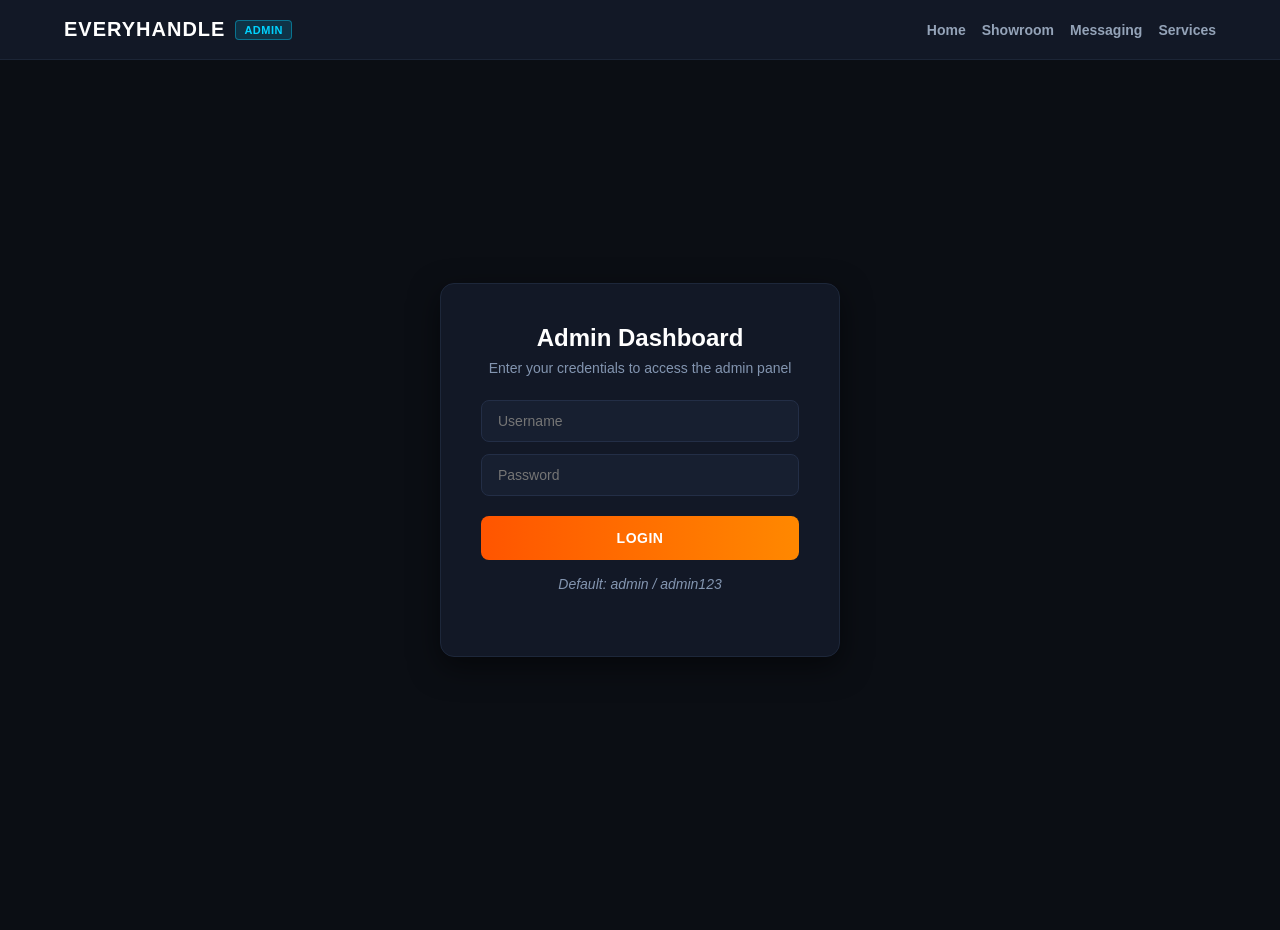
<file: admin.html>
<!DOCTYPE html>
<html lang="en">
<head>
  <meta charset="UTF-8">
  <meta name="viewport" content="width=device-width, initial-scale=1.0">
  <title>Admin Dashboard | EveryHandle</title>
  <link rel="stylesheet" href="styles.css">
</head>
<body>
  <!-- NAVIGATION -->
  <nav class="navbar">
    <div class="brand-section">
      <a href="index.html" class="logo">EVERYHANDLE</a>
      <span class="verified-pill">ADMIN</span>
    </div>
    <div class="nav-links">
      <a href="index.html">Home</a>
      <a href="showroom.html">Showroom</a>
      <a href="messaging.html">Messaging</a>
      <a href="services.html">Services</a>
    </div>
  </nav>

  <!-- ADMIN LOGIN -->
  <div class="admin-login" id="adminLogin">
    <div class="login-card">
      <h1>Admin Dashboard</h1>
      <p>Enter your credentials to access the admin panel</p>
      <form onsubmit="handleLogin(event)">
        <input type="text" id="adminUsername" placeholder="Username" class="admin-input" required>
        <input type="password" id="adminPassword" placeholder="Password" class="admin-input" required>
        <button type="submit" class="btn-login">Login</button>
      </form>
      <p class="login-hint">Default: admin / admin123</p>
    </div>
  </div>

  <!-- ADMIN DASHBOARD -->
  <div class="admin-dashboard" id="adminDashboard" style="display: none;">
    
    <!-- STATS OVERVIEW -->
    <div class="admin-stats">
      <div class="stat-card">
        <h3>Total Listings</h3>
        <p class="stat-number" id="totalListings">0</p>
      </div>
      <div class="stat-card">
        <h3>Available</h3>
        <p class="stat-number" id="availableListings">0</p>
      </div>
      <div class="stat-card">
        <h3>Sold</h3>
        <p class="stat-number" id="soldListings">0</p>
      </div>
      <div class="stat-card">
        <h3>Total Revenue</h3>
        <p class="stat-number" id="totalRevenue">$0</p>
      </div>
    </div>

    <!-- ADD NEW LISTING -->
    <div class="admin-section">
      <h2 class="admin-section-title">Add New Listing</h2>
      <form class="listing-form" onsubmit="addListing(event)">
        <div class="form-row">
          <div class="form-group">
            <label>Platform</label>
            <select id="listingPlatform" class="form-input" required>
              <option value="">Select Platform</option>
              <option value="facebook">Facebook</option>
              <option value="tiktok">TikTok</option>
              <option value="instagram">Instagram</option>
              <option value="x">X (Twitter)</option>
              <option value="youtube">YouTube</option>
              <option value="whatsapp">WhatsApp</option>
              <option value="telegram">Telegram</option>
              <option value="discord">Discord</option>
              <option value="linkedin">LinkedIn</option>
              <option value="reddit">Reddit</option>
              <option value="snapchat">Snapchat</option>
              <option value="pinterest">Pinterest</option>
              <option value="threads">Threads</option>
              <option value="tumblr">Tumblr</option>
              <option value="bluesky">Bluesky</option>
              <option value="messenger">Messenger</option>
              <option value="signal">Signal</option>
              <option value="wechat">WeChat</option>
              <option value="viber">Viber</option>
              <option value="line">LINE</option>
              <option value="google-messages">Google Messages</option>
              <option value="imessage">iMessage</option>
            </select>
          </div>
          <div class="form-group">
            <label>Country</label>
            <select id="listingCountry" class="form-input" required>
              <option value="">Select Country</option>
            </select>
          </div>
        </div>
        <div class="form-row">
          <div class="form-group">
            <label>Account Type</label>
            <input type="text" id="listingType" class="form-input" placeholder="e.g., Personal, Business, Creator" required>
          </div>
          <div class="form-group">
            <label>Followers/Subscribers</label>
            <input type="text" id="listingFollowers" class="form-input" placeholder="e.g., 10K, 50K, 100K">
          </div>
        </div>
        <div class="form-row">
          <div class="form-group">
            <label>Price (USD)</label>
            <input type="number" id="listingPrice" class="form-input" placeholder="0.00" step="0.01" required>
          </div>
          <div class="form-group">
            <label>Status</label>
            <select id="listingStatus" class="form-input" required>
              <option value="available">Available</option>
              <option value="sold">Sold</option>
            </select>
          </div>
        </div>
        <div class="form-group">
          <label>Description</label>
          <textarea id="listingDescription" class="form-input form-textarea" placeholder="Describe the account..."></textarea>
        </div>
        <div class="form-group">
          <label>Image URL (optional)</label>
          <input type="url" id="listingImage" class="form-input" placeholder="https://example.com/image.jpg">
        </div>
        <button type="submit" class="btn-add">Add Listing</button>
      </form>
    </div>

    <!-- LISTINGS MANAGEMENT -->
    <div class="admin-section">
      <h2 class="admin-section-title">Manage Listings</h2>
      <div class="listings-table-container">
        <table class="listings-table">
          <thead>
            <tr>
              <th>Platform</th>
              <th>Country</th>
              <th>Type</th>
              <th>Followers</th>
              <th>Price</th>
              <th>Status</th>
              <th>Actions</th>
            </tr>
          </thead>
          <tbody id="listingsTableBody">
            <tr>
              <td colspan="7" class="no-data">No listings yet. Add your first listing above.</td>
            </tr>
          </tbody>
        </table>
      </div>
    </div>

  </div>

  <script src="admin.js"></script>
</body>
</html>
</file>
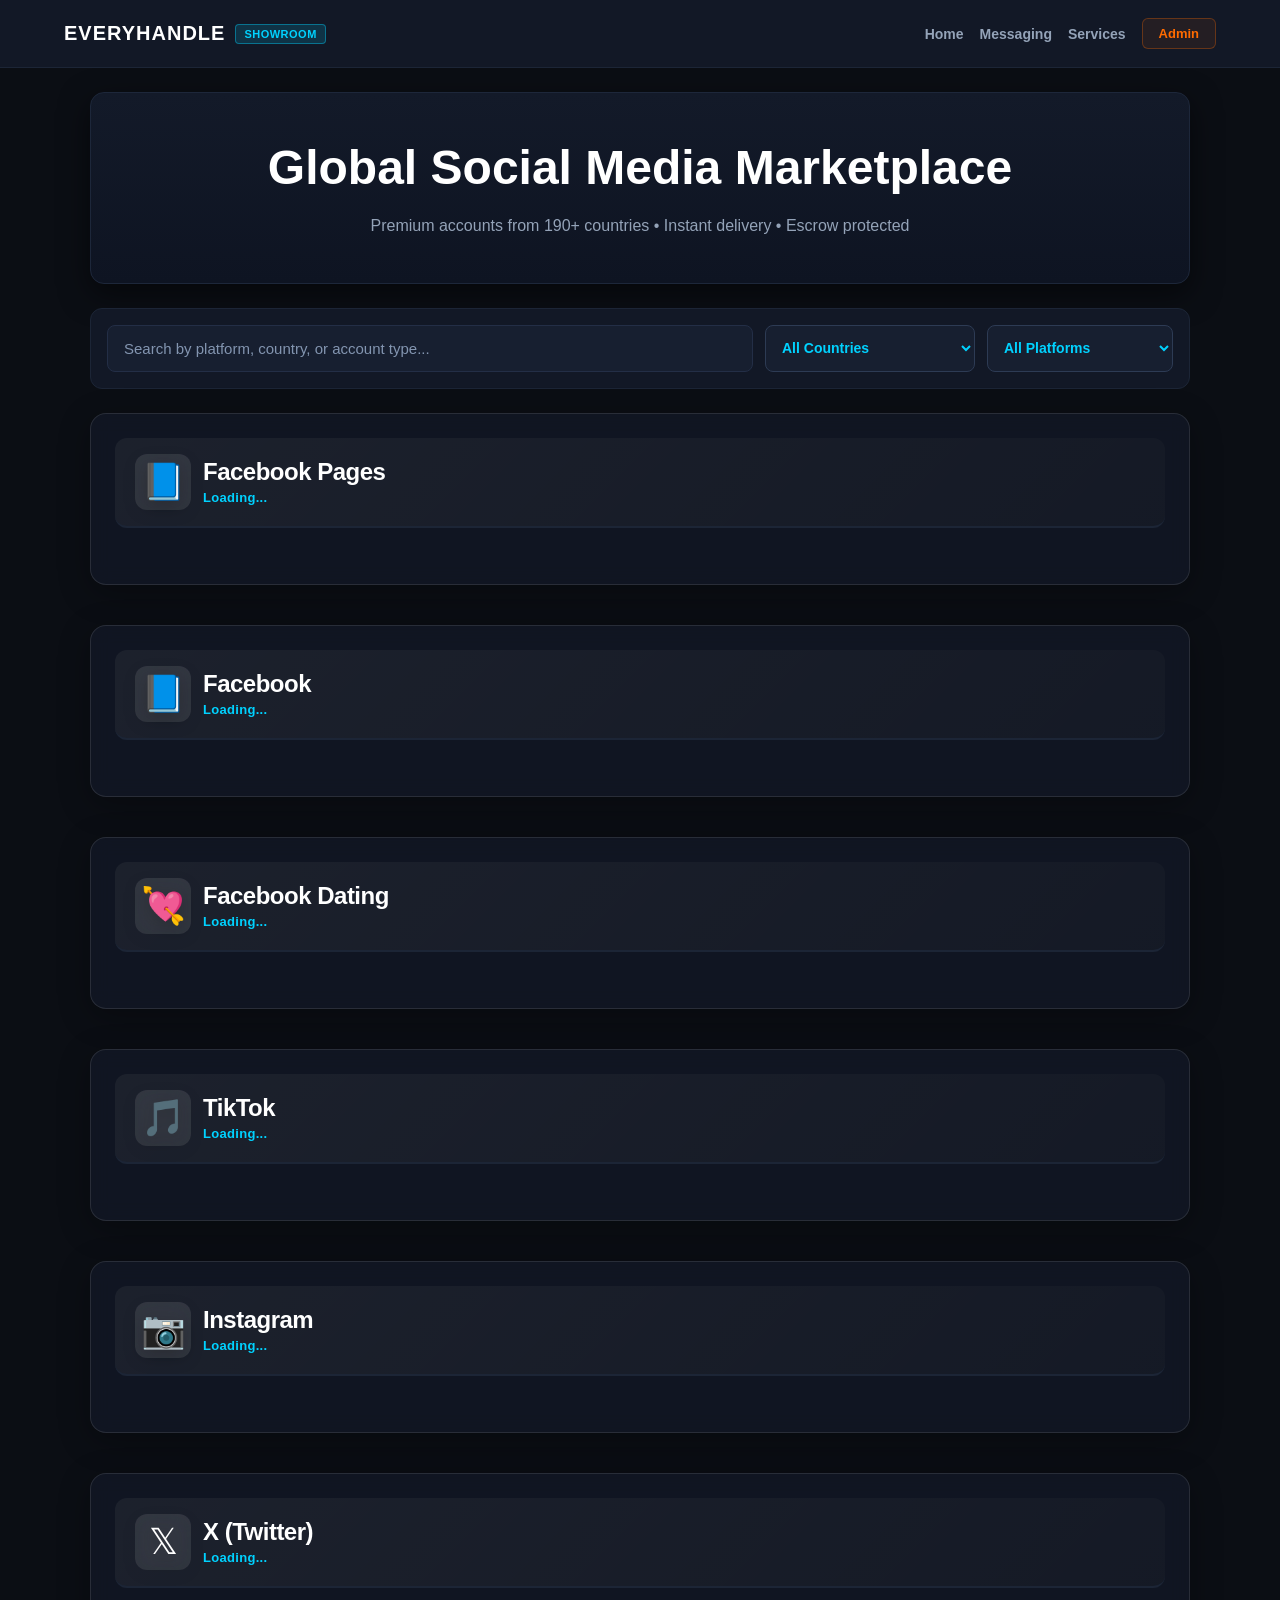
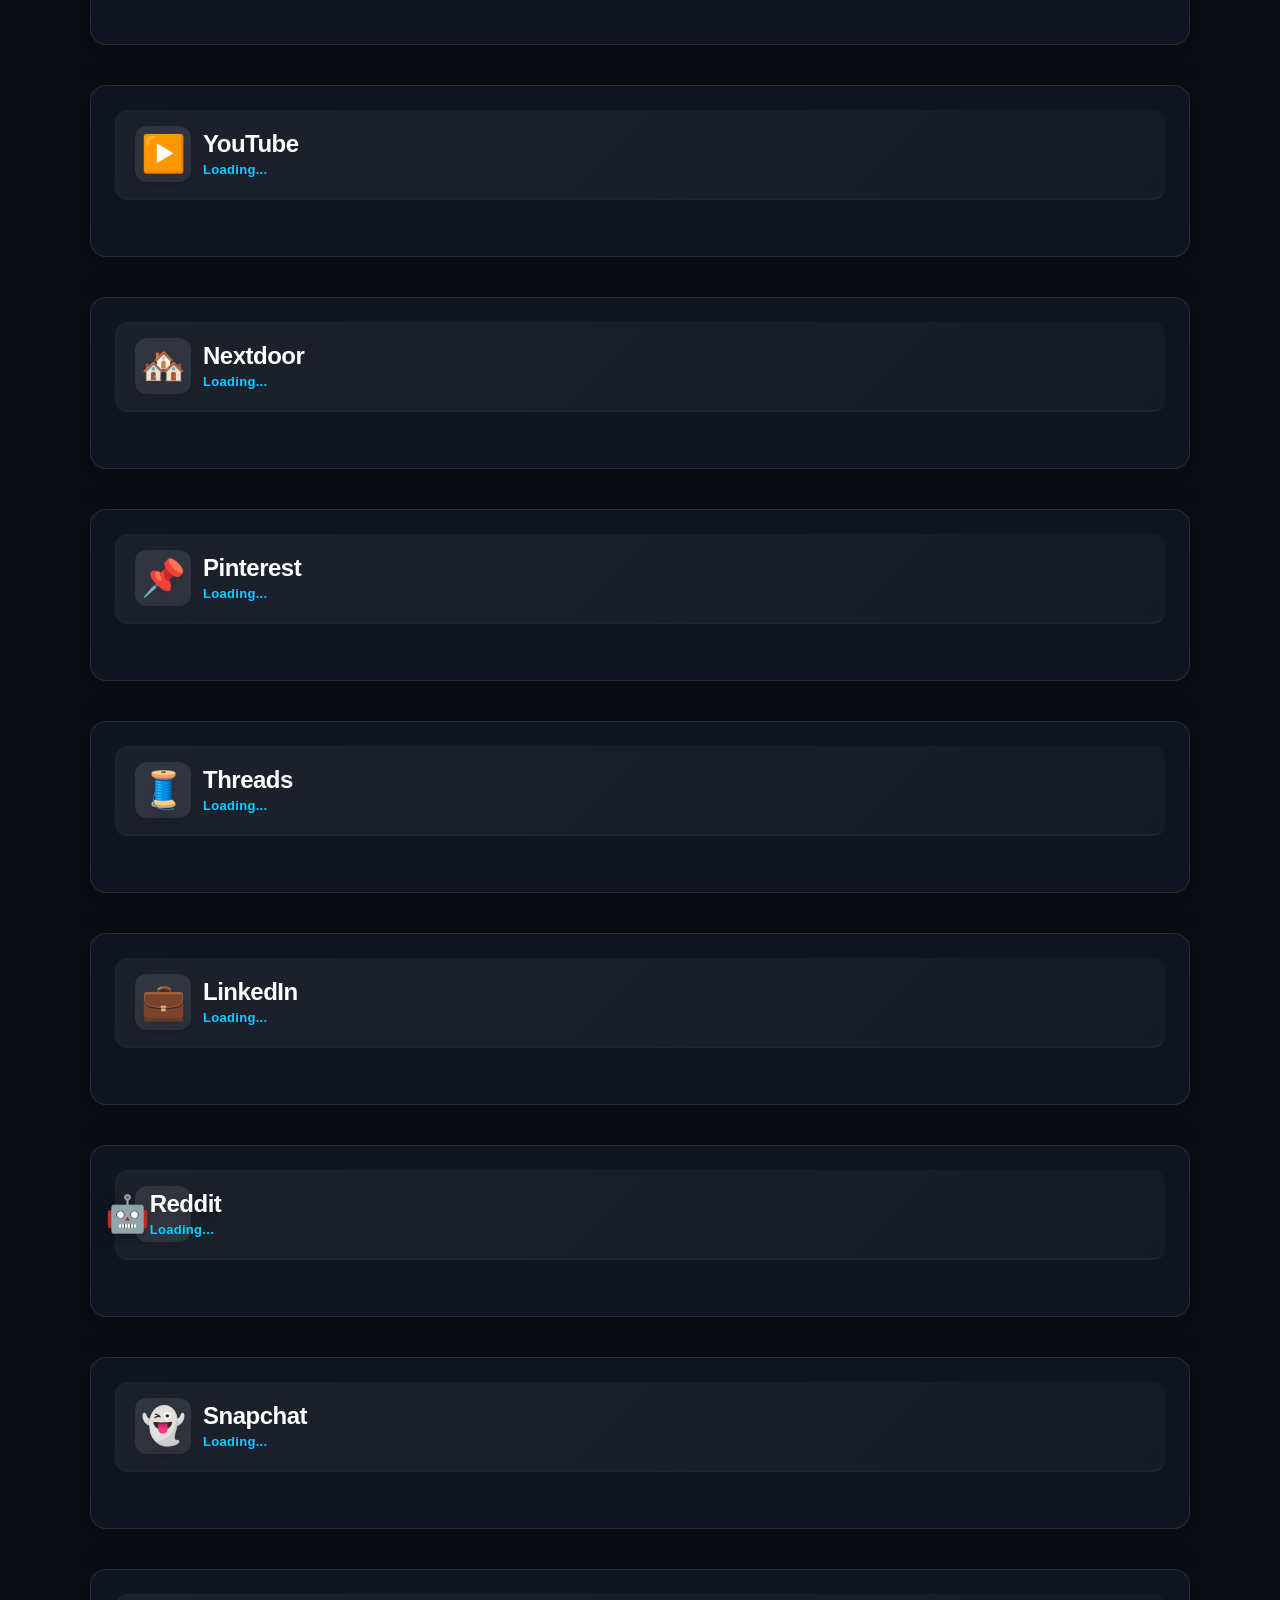
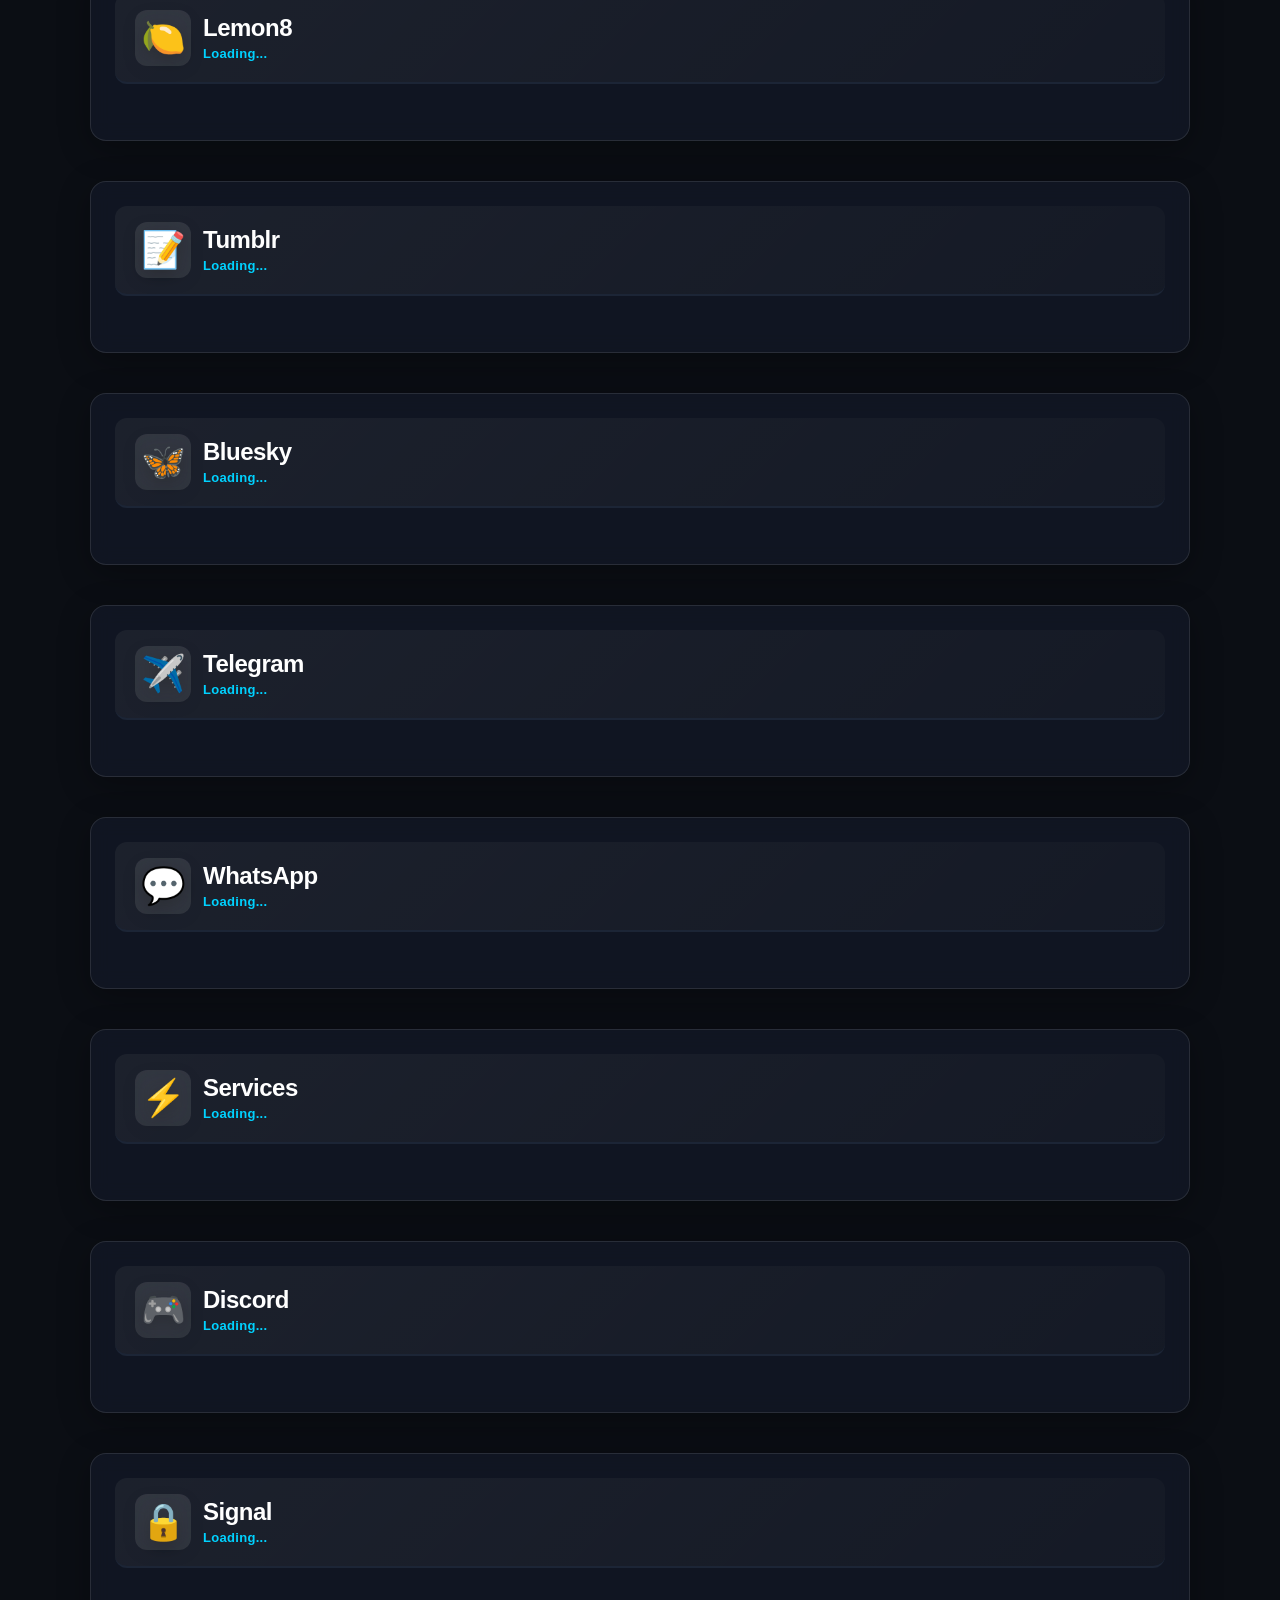
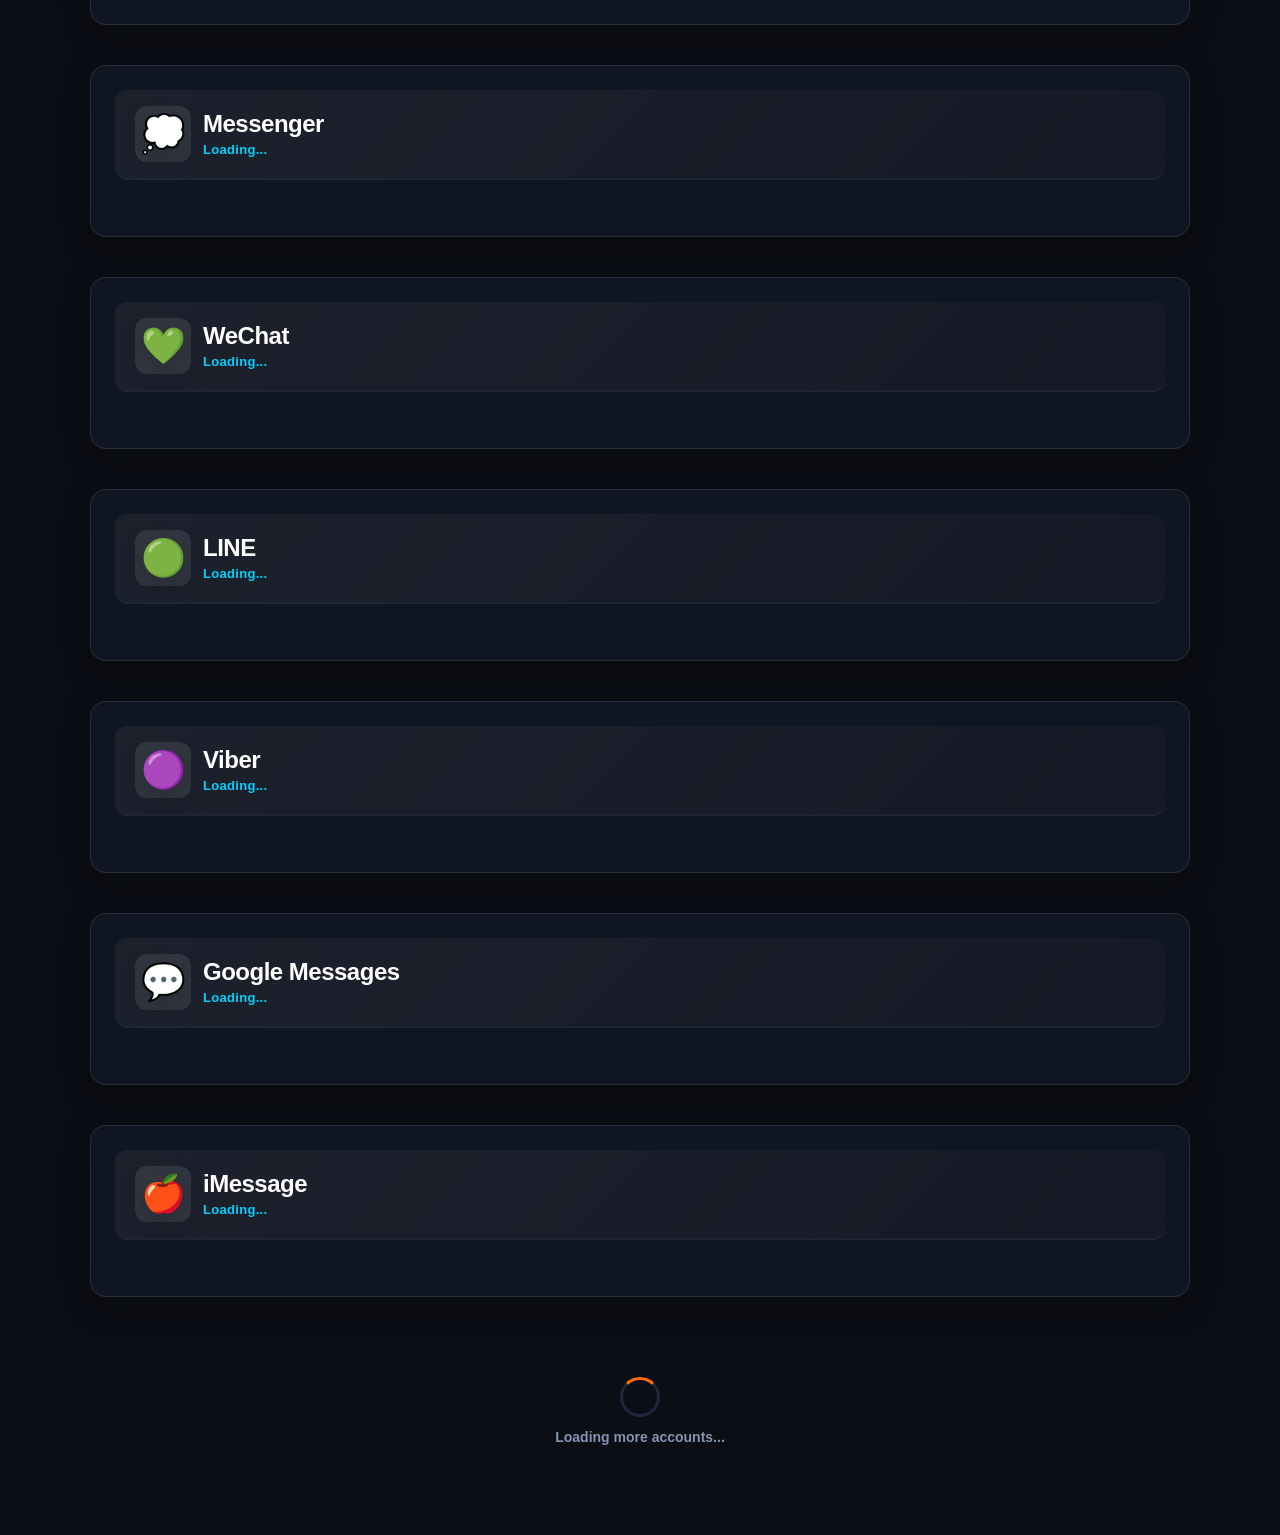
<file: checkout.html>
<!DOCTYPE html>
<html lang="en">
<head>
  <meta charset="UTF-8">
  <meta name="viewport" content="width=device-width, initial-scale=1.0">
  <title>Checkout | EveryHandle Marketplace</title>
  <link rel="stylesheet" href="payment.css">
  <style>
    /* Checkout-specific styles */
    .checkout-container {
      max-width: 1200px;
      margin: 0 auto;
      padding: 0 20px;
    }

    .order-summary {
      background: var(--bg-card);
      border: 1px solid var(--border-color);
      border-radius: 16px;
      padding: 32px;
      margin-bottom: 24px;
      backdrop-filter: blur(10px);
    }

    .order-summary h2 {
      font-size: 24px;
      font-weight: 800;
      margin-bottom: 24px;
      color: var(--text-primary);
    }

    .order-item {
      display: flex;
      justify-content: space-between;
      align-items: center;
      padding: 16px 0;
      border-bottom: 1px solid var(--border-light);
    }

    .order-item:last-child {
      border-bottom: none;
    }

    .item-details {
      flex: 1;
    }

    .item-name {
      font-size: 16px;
      font-weight: 700;
      color: var(--text-primary);
      margin-bottom: 4px;
    }

    .item-platform {
      font-size: 13px;
      color: var(--text-muted);
    }

    .item-price {
      font-size: 18px;
      font-weight: 800;
      color: var(--accent-orange);
    }

    .order-total {
      display: flex;
      justify-content: space-between;
      align-items: center;
      padding: 20px 0;
      margin-top: 16px;
      border-top: 2px solid var(--border-color);
    }

    .total-label {
      font-size: 20px;
      font-weight: 800;
      color: var(--text-primary);
    }

    .total-amount {
      font-size: 28px;
      font-weight: 900;
      color: var(--accent-orange);
    }

    .customer-info {
      background: var(--bg-card);
      border: 1px solid var(--border-color);
      border-radius: 16px;
      padding: 32px;
      margin-bottom: 24px;
      backdrop-filter: blur(10px);
    }

    .customer-info h2 {
      font-size: 24px;
      font-weight: 800;
      margin-bottom: 24px;
      color: var(--text-primary);
    }

    .form-group {
      margin-bottom: 20px;
    }

    .form-label {
      display: block;
      font-size: 14px;
      font-weight: 700;
      color: var(--text-secondary);
      margin-bottom: 8px;
      text-transform: uppercase;
      letter-spacing: 0.5px;
    }

    .form-input {
      width: 100%;
      padding: 14px 16px;
      border-radius: 10px;
      background: #171f30;
      border: 1px solid #2d3b54;
      color: var(--text-primary);
      font-size: 15px;
      font-weight: 600;
      outline: none;
      transition: all 0.3s ease;
    }

    .form-input:focus {
      border-color: var(--accent-orange);
      box-shadow: 0 0 0 3px rgba(255, 107, 0, 0.1);
    }

    .form-input::placeholder {
      color: var(--text-muted);
    }

    .btn-proceed {
      width: 100%;
      background: var(--primary-gradient);
      color: var(--text-primary);
      border: none;
      padding: 16px;
      border-radius: 10px;
      font-size: 16px;
      font-weight: 800;
      cursor: pointer;
      text-transform: uppercase;
      letter-spacing: 0.5px;
      transition: all 0.3s ease;
      box-shadow: 0 4px 12px rgba(255, 85, 0, 0.3);
      margin-top: 24px;
    }

    .btn-proceed:hover {
      transform: translateY(-2px);
      box-shadow: 0 6px 16px rgba(255, 85, 0, 0.5);
    }

    .btn-proceed:disabled {
      opacity: 0.5;
      cursor: not-allowed;
    }

    .checkout-grid {
      display: grid;
      grid-template-columns: 1fr;
      gap: 24px;
    }

    @media (min-width: 768px) {
      .checkout-grid {
        grid-template-columns: 2fr 1fr;
      }
    }

    .secure-badge {
      display: flex;
      align-items: center;
      justify-content: center;
      gap: 8px;
      margin-top: 16px;
      font-size: 13px;
      color: var(--text-muted);
    }

    .secure-badge span {
      color: var(--success-green);
    }
  </style>
</head>
<body>
  <!-- Navigation -->
  <header class="navbar">
    <div class="brand-section">
      <a href="index.html" class="logo">EVERYHANDLE</a>
      <span class="verified-pill">🔒 SECURE CHECKOUT</span>
    </div>
    <div class="nav-links">
      <a href="showroom.html">← Continue Shopping</a>
    </div>
  </header>

  <!-- Checkout Container -->
  <div class="checkout-container">
    <div class="checkout-grid">
      <!-- Left Column: Customer Info -->
      <div class="checkout-left">
        <!-- Customer Information -->
        <div class="customer-info">
          <h2>Customer Information</h2>
          <form id="checkoutForm">
            <div class="form-group">
              <label class="form-label" for="customerName">Full Name *</label>
              <input 
                type="text" 
                id="customerName" 
                class="form-input" 
                placeholder="Enter your full name"
                required
              >
            </div>

            <div class="form-group">
              <label class="form-label" for="customerEmail">Email Address *</label>
              <input 
                type="email" 
                id="customerEmail" 
                class="form-input" 
                placeholder="your@email.com"
                required
              >
            </div>

            <div class="form-group">
              <label class="form-label" for="customerPhone">Phone Number *</label>
              <input 
                type="tel" 
                id="customerPhone" 
                class="form-input" 
                placeholder="+1 234 567 8900"
                required
              >
            </div>

            <button type="submit" class="btn-proceed" id="proceedToPayment">
              Proceed to Payment →
            </button>

            <div class="secure-badge">
              <span>🔒</span>
              <span>Your information is secure and encrypted</span>
            </div>
          </form>
        </div>
      </div>

      <!-- Right Column: Order Summary -->
      <div class="checkout-right">
        <div class="order-summary">
          <h2>Order Summary</h2>
          <div id="orderItems">
            <!-- Order items will be dynamically populated -->
            <div class="order-item">
              <div class="item-details">
                <div class="item-name">Loading...</div>
                <div class="item-platform">Please wait</div>
              </div>
              <div class="item-price">--</div>
            </div>
          </div>
          <div class="order-total">
            <div class="total-label">Total:</div>
            <div class="total-amount" id="orderTotal">--</div>
          </div>
        </div>
      </div>
    </div>
  </div>

  <script src="checkout.js"></script>
</body>
</html>
</file>
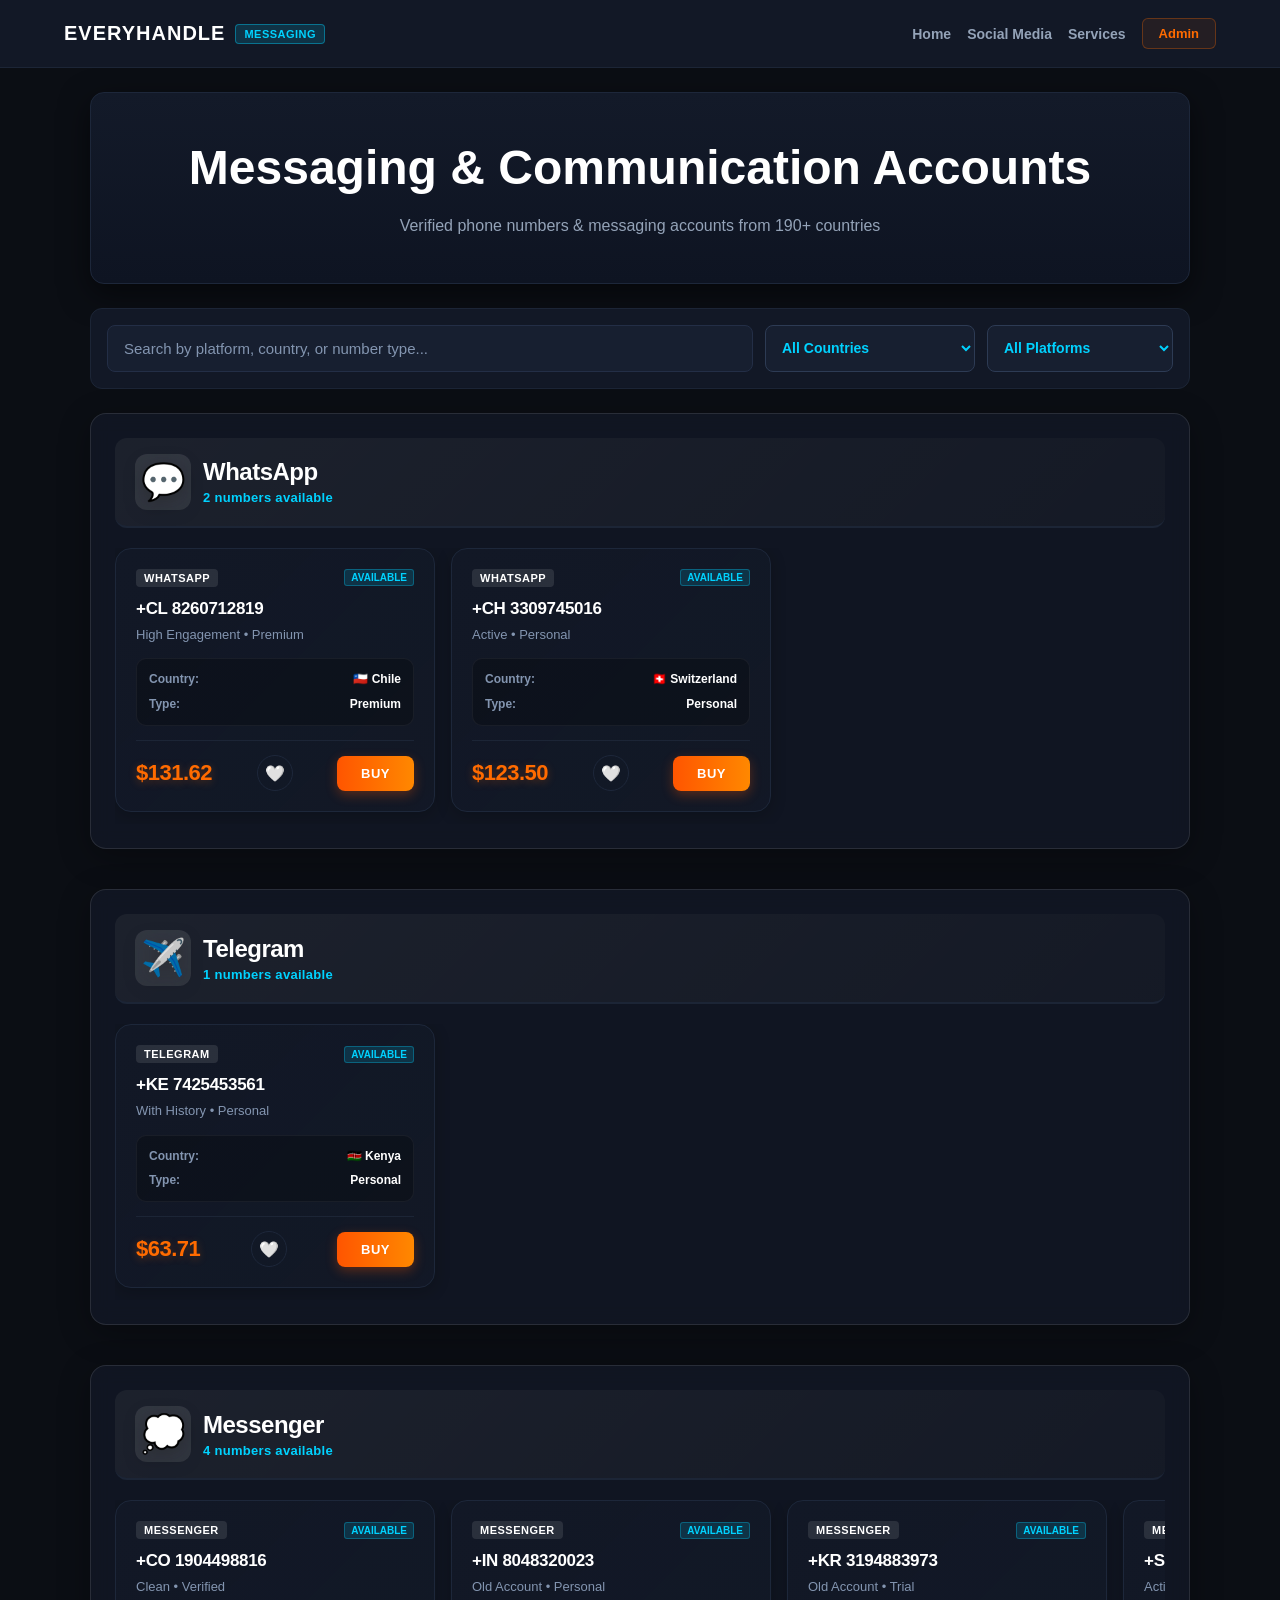
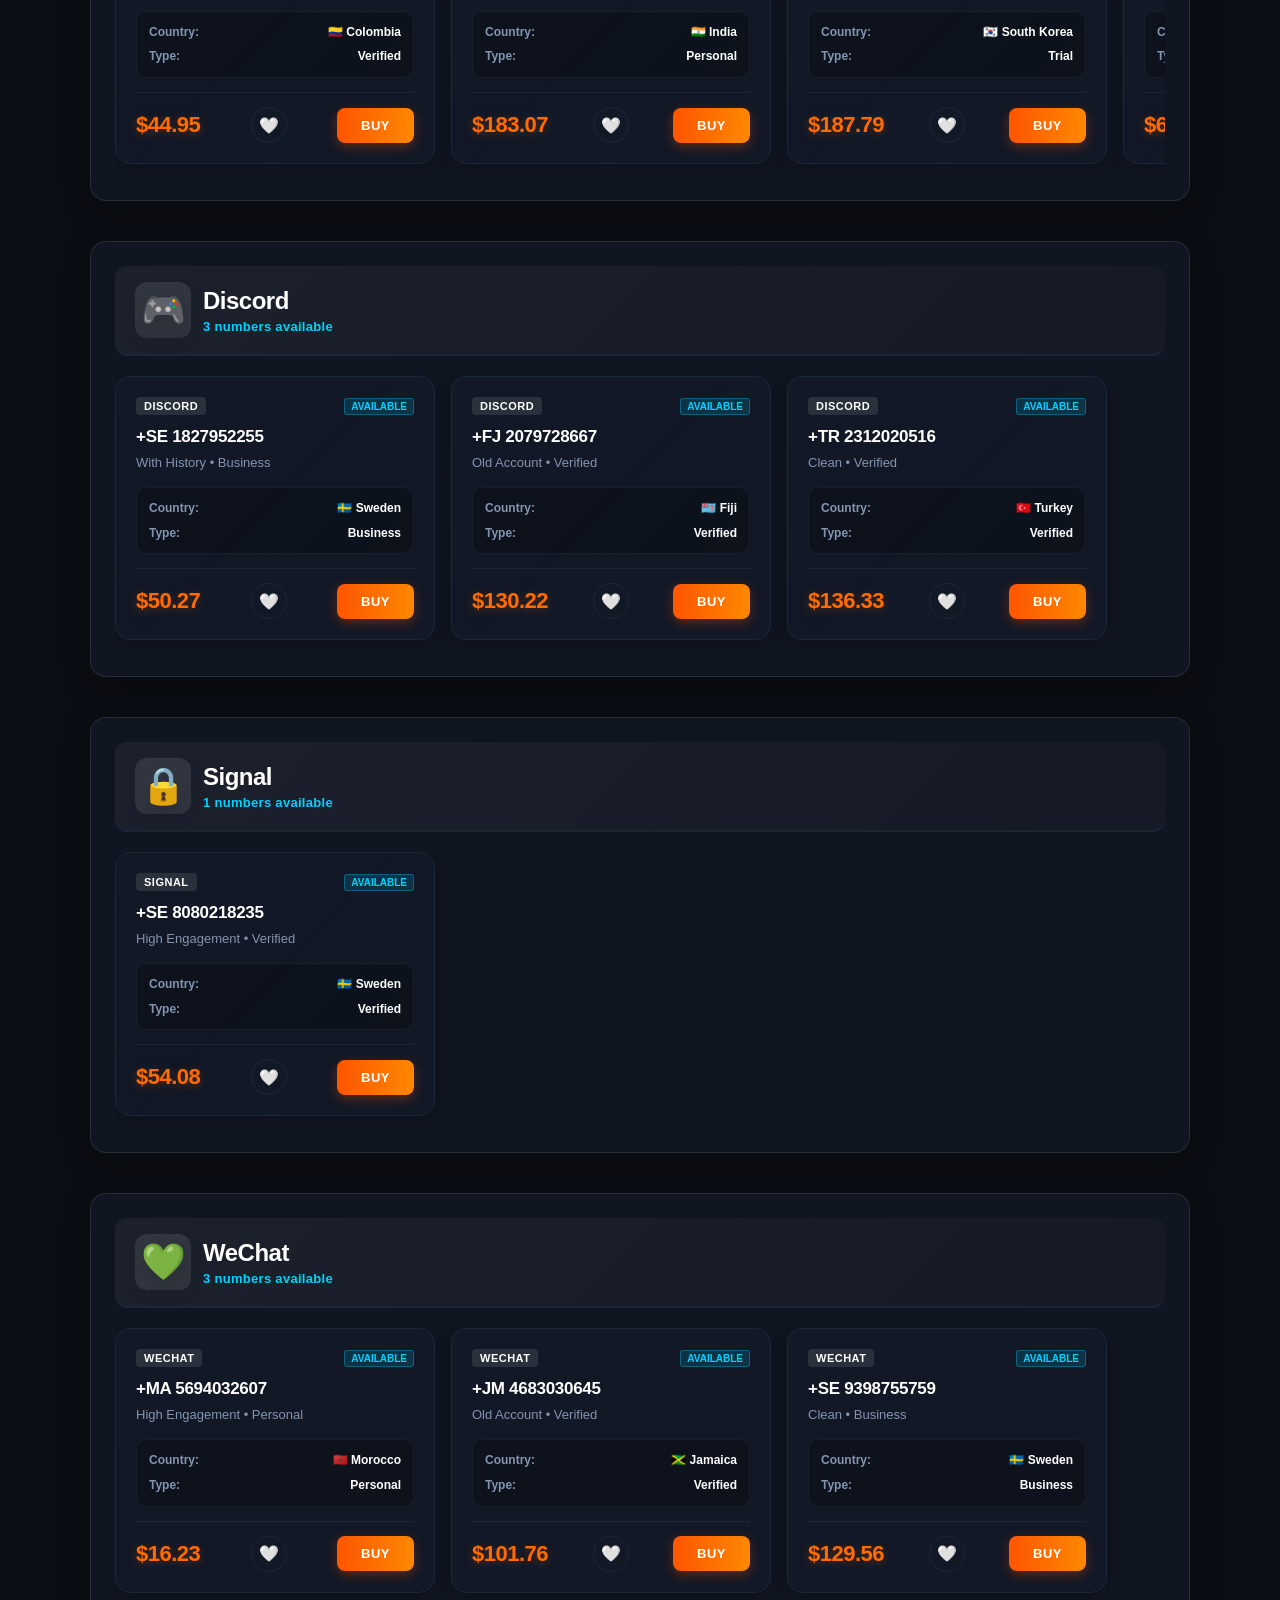
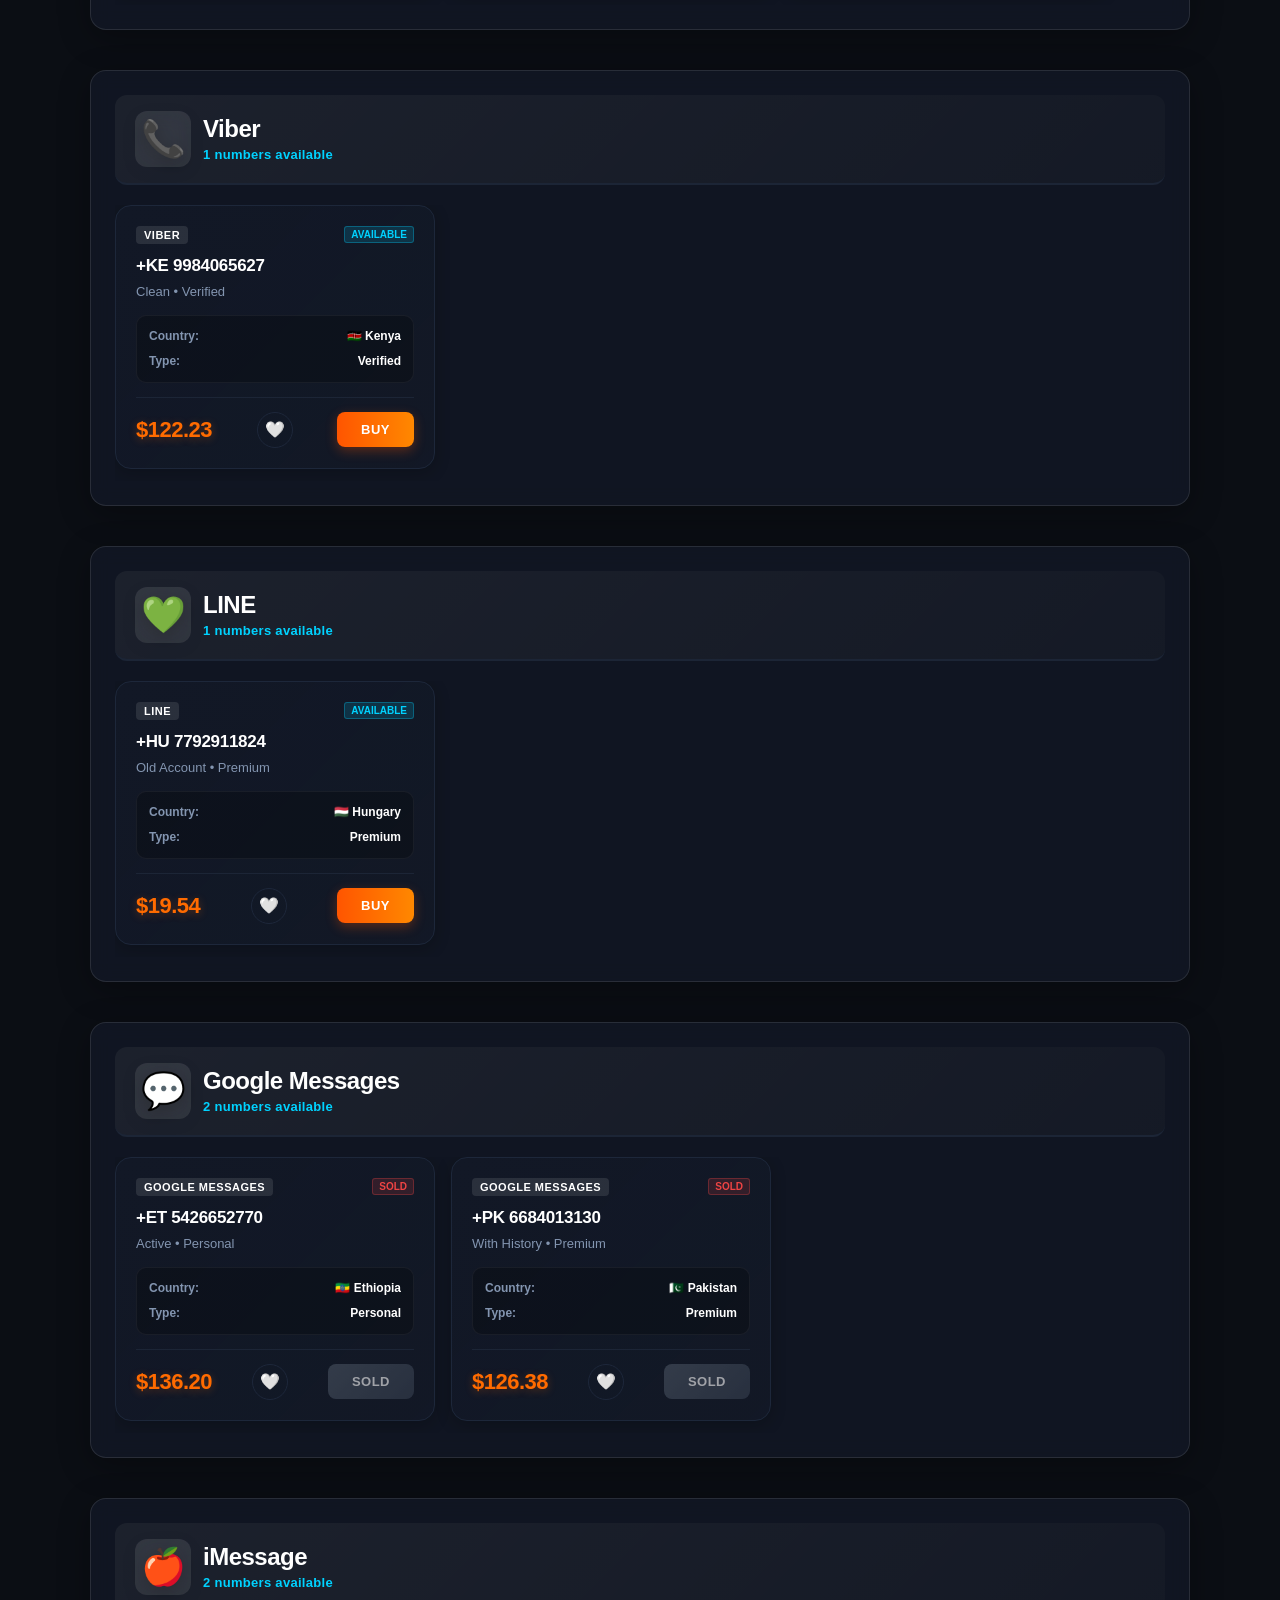
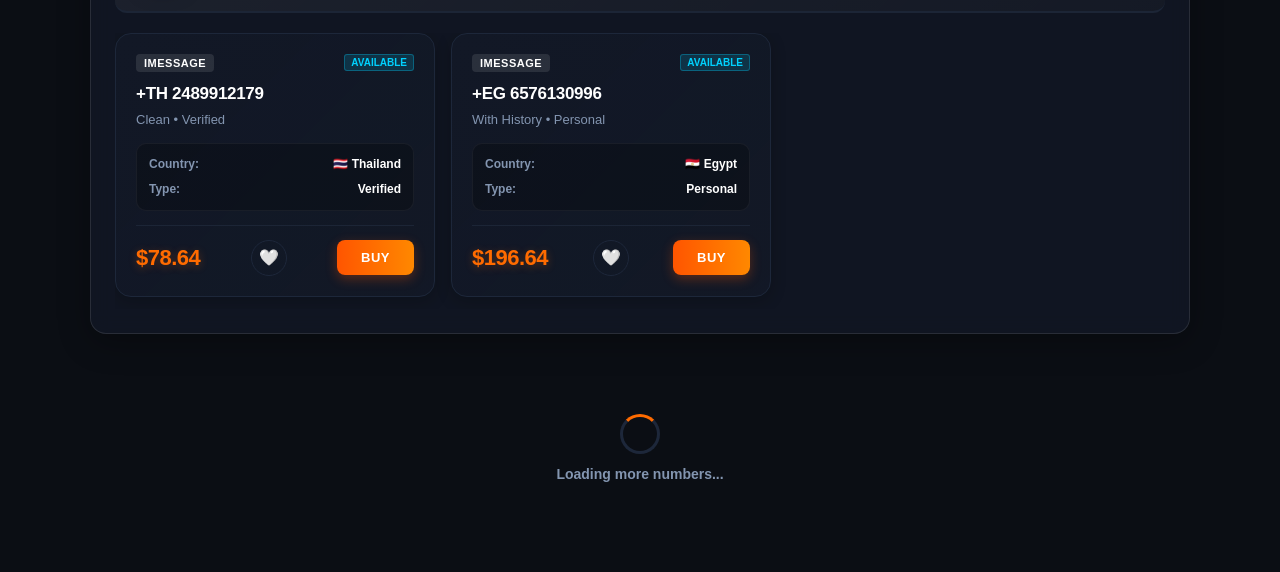
<file: messaging.html>
<!DOCTYPE html>
<html lang="en">
<head>
  <meta charset="UTF-8">
  <meta name="viewport" content="width=device-width, initial-scale=1.0">
  <title>Messaging Services | EveryHandle</title>
  <link rel="stylesheet" href="styles.css">
</head>
<body>
  <!-- NAVIGATION -->
  <nav class="navbar">
    <div class="brand-section">
      <a href="index.html" class="logo">EVERYHANDLE</a>
      <span class="verified-pill">MESSAGING</span>
    </div>
    <div class="nav-links">
      <a href="index.html">Home</a>
      <a href="showroom.html">Social Media</a>
      <a href="services.html">Services</a>
      <a href="admin.html" class="btn-admin">Admin</a>
    </div>
  </nav>

  <!-- HERO SECTION -->
  <div class="showroom-hero">
    <h1 class="showroom-hero-title">Messaging & Communication Accounts</h1>
    <p class="showroom-hero-subtitle">Verified phone numbers & messaging accounts from 190+ countries</p>
  </div>

  <!-- FILTERS & SEARCH -->
  <div class="showroom-filters">
    <div class="filter-row">
      <input type="text" id="searchInput" class="search-box" placeholder="Search by platform, country, or number type...">
      <select id="countryFilter" class="filter-select">
        <option value="">All Countries</option>
      </select>
      <select id="platformFilter" class="filter-select">
        <option value="">All Platforms</option>
      </select>
    </div>
  </div>

  <!-- PLATFORM SECTIONS -->
  <main class="showroom-container">
    
    <!-- WhatsApp Section -->
    <section class="platform-section" data-platform="whatsapp">
      <div class="platform-header">
        <div class="platform-info">
          <span class="platform-icon">💬</span>
          <div>
            <h2 class="platform-name">WhatsApp</h2>
            <p class="platform-count">Loading...</p>
          </div>
        </div>
      </div>
      <div class="listings-row" id="whatsapp-listings"></div>
    </section>

    <!-- Telegram Section -->
    <section class="platform-section" data-platform="telegram">
      <div class="platform-header">
        <div class="platform-info">
          <span class="platform-icon">✈️</span>
          <div>
            <h2 class="platform-name">Telegram</h2>
            <p class="platform-count">Loading...</p>
          </div>
        </div>
      </div>
      <div class="listings-row" id="telegram-listings"></div>
    </section>

    <!-- Messenger Section -->
    <section class="platform-section" data-platform="messenger">
      <div class="platform-header">
        <div class="platform-info">
          <span class="platform-icon">💭</span>
          <div>
            <h2 class="platform-name">Messenger</h2>
            <p class="platform-count">Loading...</p>
          </div>
        </div>
      </div>
      <div class="listings-row" id="messenger-listings"></div>
    </section>

    <!-- Discord Section -->
    <section class="platform-section" data-platform="discord">
      <div class="platform-header">
        <div class="platform-info">
          <span class="platform-icon">🎮</span>
          <div>
            <h2 class="platform-name">Discord</h2>
            <p class="platform-count">Loading...</p>
          </div>
        </div>
      </div>
      <div class="listings-row" id="discord-listings"></div>
    </section>

    <!-- Signal Section -->
    <section class="platform-section" data-platform="signal">
      <div class="platform-header">
        <div class="platform-info">
          <span class="platform-icon">🔒</span>
          <div>
            <h2 class="platform-name">Signal</h2>
            <p class="platform-count">Loading...</p>
          </div>
        </div>
      </div>
      <div class="listings-row" id="signal-listings"></div>
    </section>

    <!-- WeChat Section -->
    <section class="platform-section" data-platform="wechat">
      <div class="platform-header">
        <div class="platform-info">
          <span class="platform-icon">💚</span>
          <div>
            <h2 class="platform-name">WeChat</h2>
            <p class="platform-count">Loading...</p>
          </div>
        </div>
      </div>
      <div class="listings-row" id="wechat-listings"></div>
    </section>

    <!-- Viber Section -->
    <section class="platform-section" data-platform="viber">
      <div class="platform-header">
        <div class="platform-info">
          <span class="platform-icon">📞</span>
          <div>
            <h2 class="platform-name">Viber</h2>
            <p class="platform-count">Loading...</p>
          </div>
        </div>
      </div>
      <div class="listings-row" id="viber-listings"></div>
    </section>

    <!-- LINE Section -->
    <section class="platform-section" data-platform="line">
      <div class="platform-header">
        <div class="platform-info">
          <span class="platform-icon">💚</span>
          <div>
            <h2 class="platform-name">LINE</h2>
            <p class="platform-count">Loading...</p>
          </div>
        </div>
      </div>
      <div class="listings-row" id="line-listings"></div>
    </section>

    <!-- Google Messages Section -->
    <section class="platform-section" data-platform="google-messages">
      <div class="platform-header">
        <div class="platform-info">
          <span class="platform-icon">💬</span>
          <div>
            <h2 class="platform-name">Google Messages</h2>
            <p class="platform-count">Loading...</p>
          </div>
        </div>
      </div>
      <div class="listings-row" id="google-messages-listings"></div>
    </section>

    <!-- iMessage Section -->
    <section class="platform-section" data-platform="imessage">
      <div class="platform-header">
        <div class="platform-info">
          <span class="platform-icon">🍎</span>
          <div>
            <h2 class="platform-name">iMessage</h2>
            <p class="platform-count">Loading...</p>
          </div>
        </div>
      </div>
      <div class="listings-row" id="imessage-listings"></div>
    </section>

  </main>

  <!-- LOADING INDICATOR -->
  <div class="loading-indicator" id="loadingIndicator">
    <div class="spinner"></div>
    <p>Loading more numbers...</p>
  </div>

  <!-- PAYMENT MODAL -->
  <div class="modal" id="paymentModal">
    <div class="modal-content">
      <div class="modal-header">
        <h2>Complete Purchase</h2>
        <button class="modal-close" onclick="closePaymentModal()">&times;</button>
      </div>
      <div class="modal-body">
        <div class="purchase-summary" id="purchaseSummary"></div>
        <div class="payment-form">
          <h3>Payment Details</h3>
          <input type="text" placeholder="Card Number" class="payment-input">
          <div class="payment-row">
            <input type="text" placeholder="MM/YY" class="payment-input">
            <input type="text" placeholder="CVV" class="payment-input">
          </div>
          <input type="text" placeholder="Cardholder Name" class="payment-input">
          <button class="btn-pay" onclick="processPayment()">Pay Now</button>
        </div>
      </div>
    </div>
  </div>

  <!-- SUCCESS MODAL -->
  <div class="modal" id="successModal">
    <div class="modal-content success">
      <div class="modal-header">
        <h2>✅ Purchase Successful!</h2>
      </div>
      <div class="modal-body">
        <p class="success-message">Your account details have been sent to your email.</p>
        <div class="account-details" id="accountDetails"></div>
        <button class="btn-close-modal" onclick="closeSuccessModal()">Close</button>
      </div>
    </div>
  </div>

  <script src="messaging.js"></script>
</body>
</html>
</file>
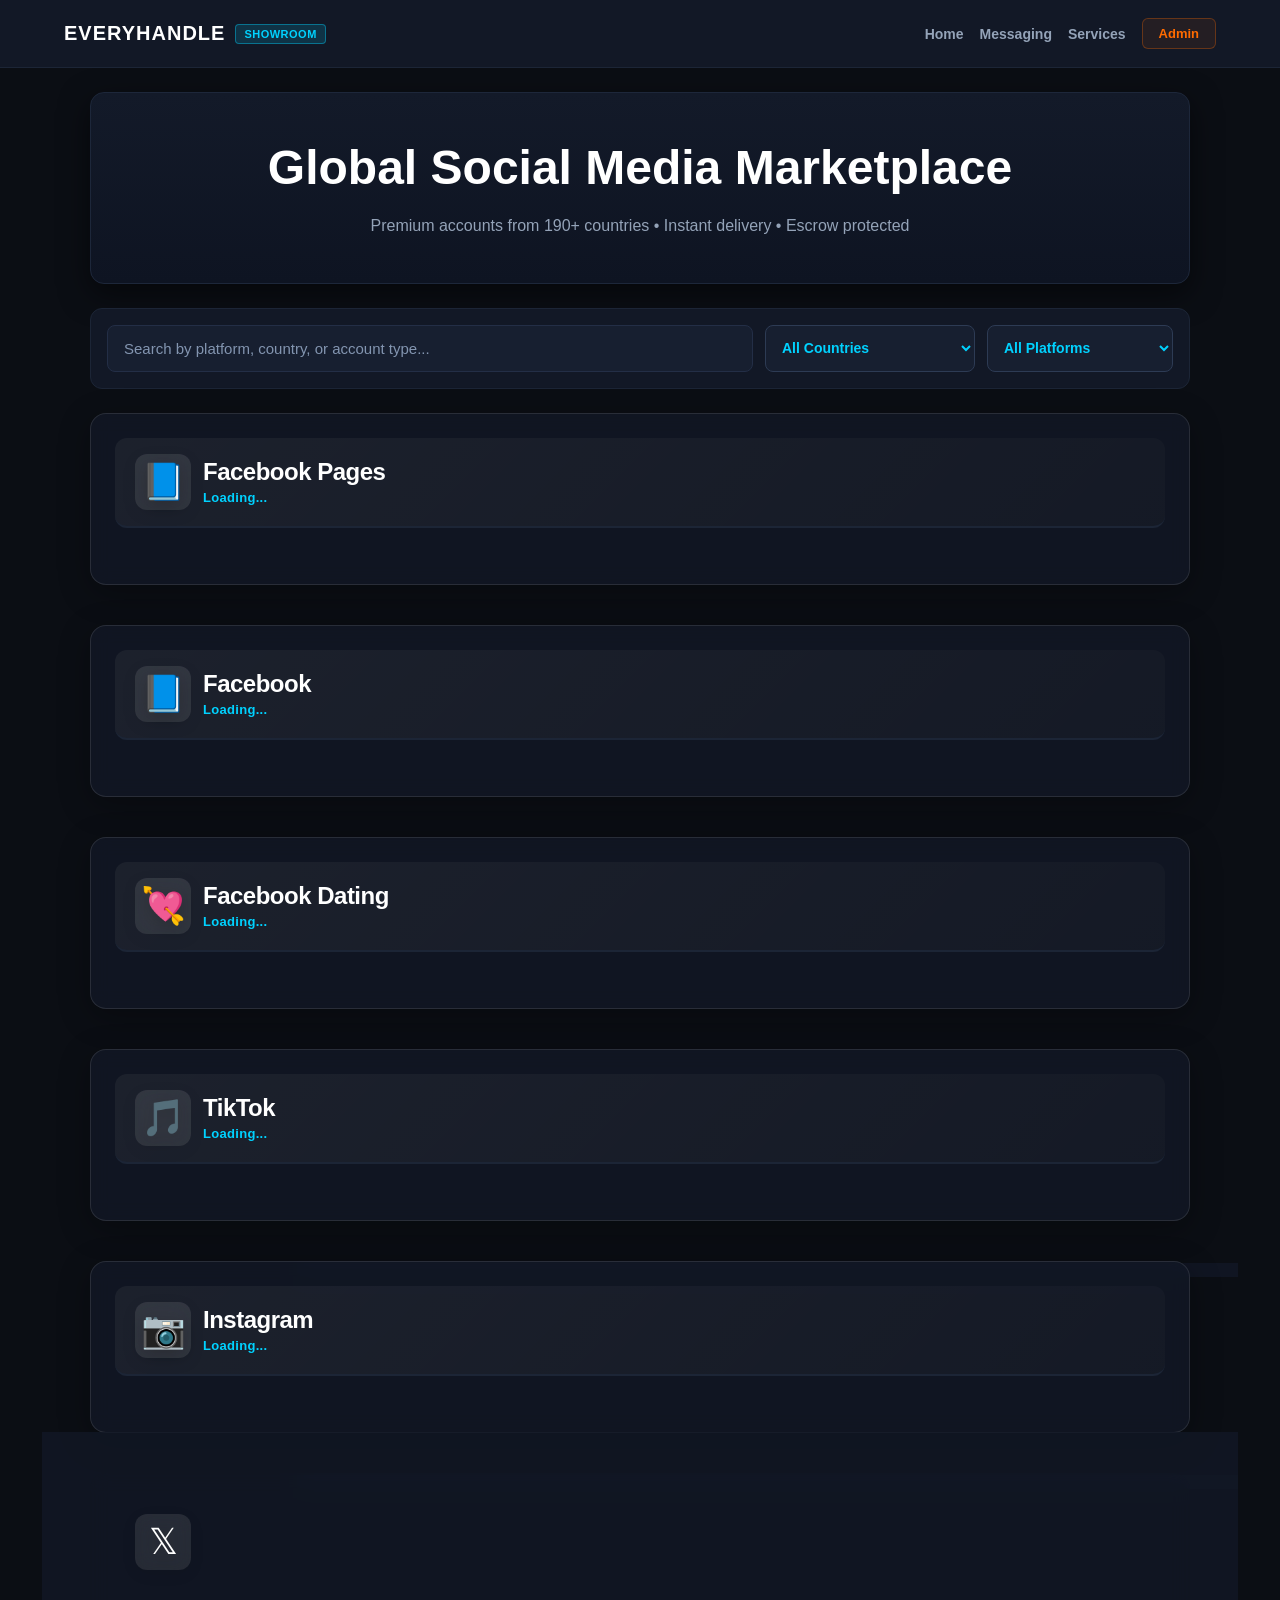
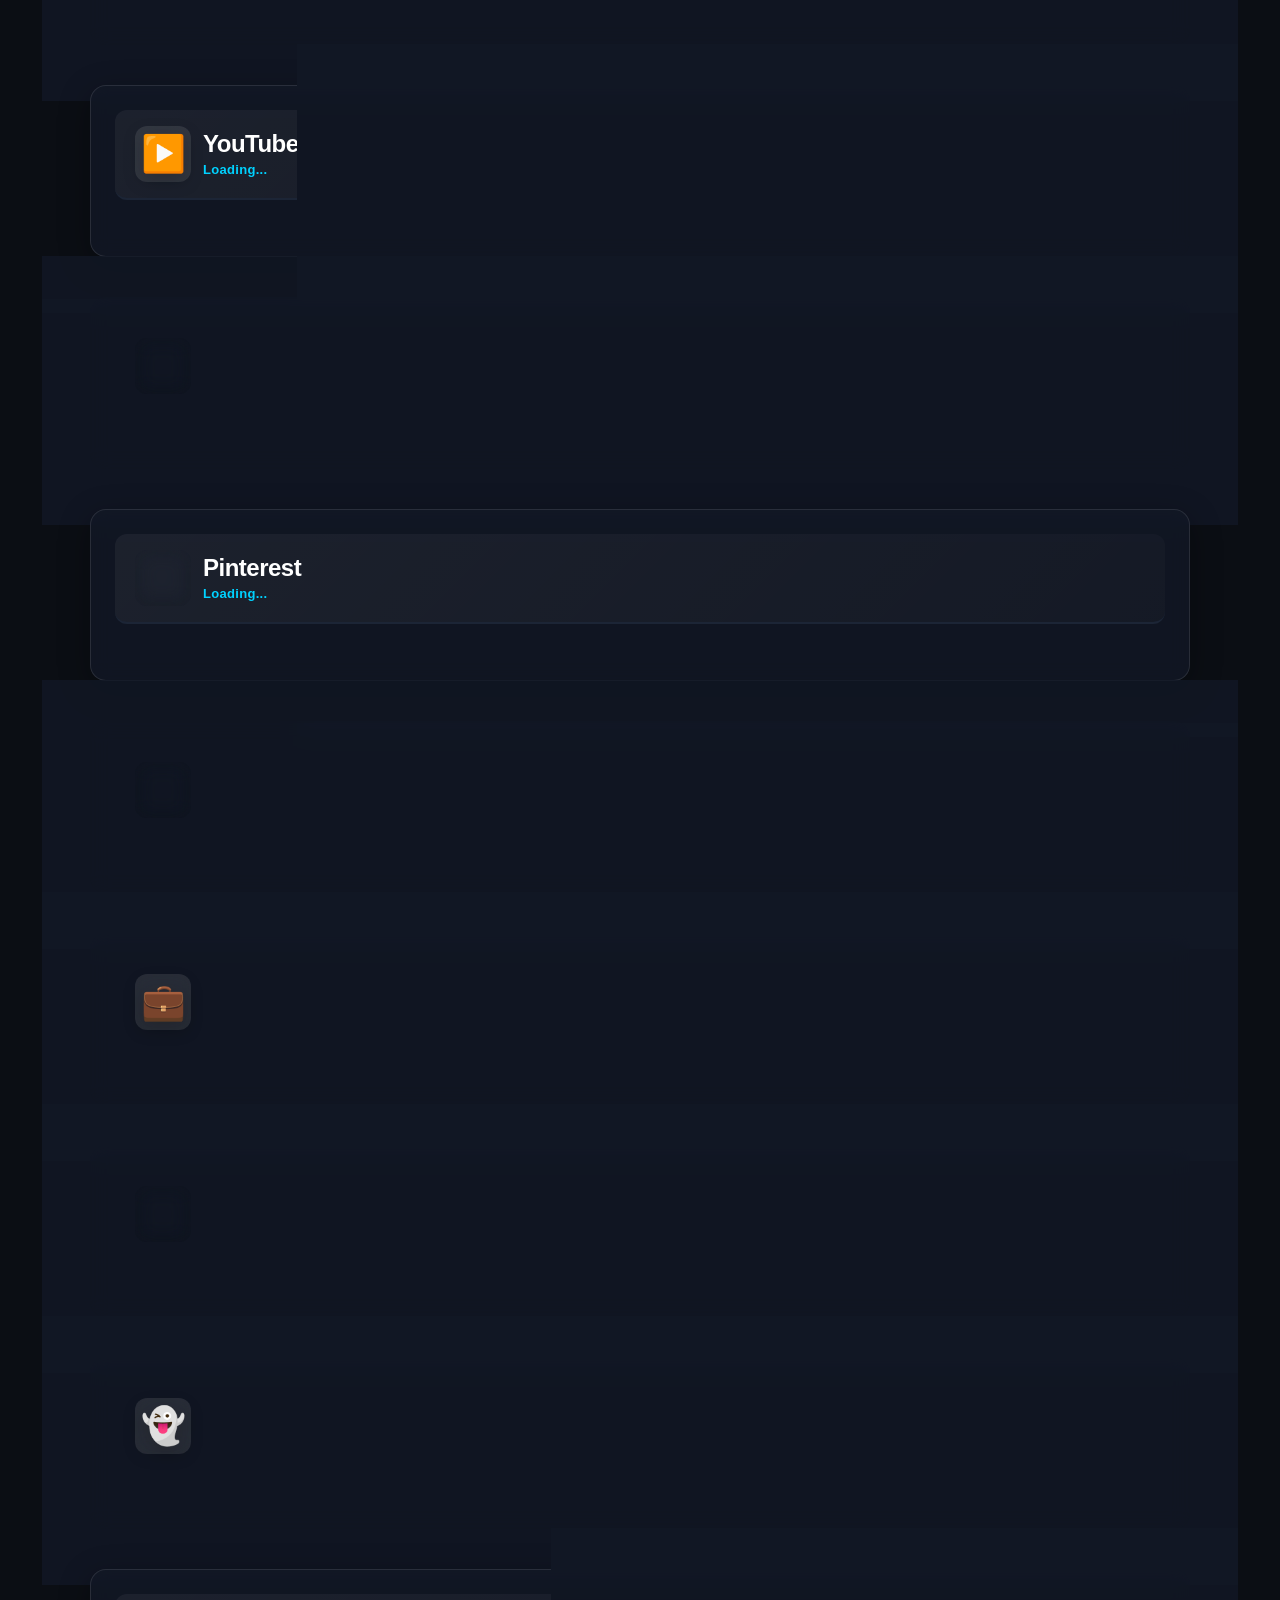
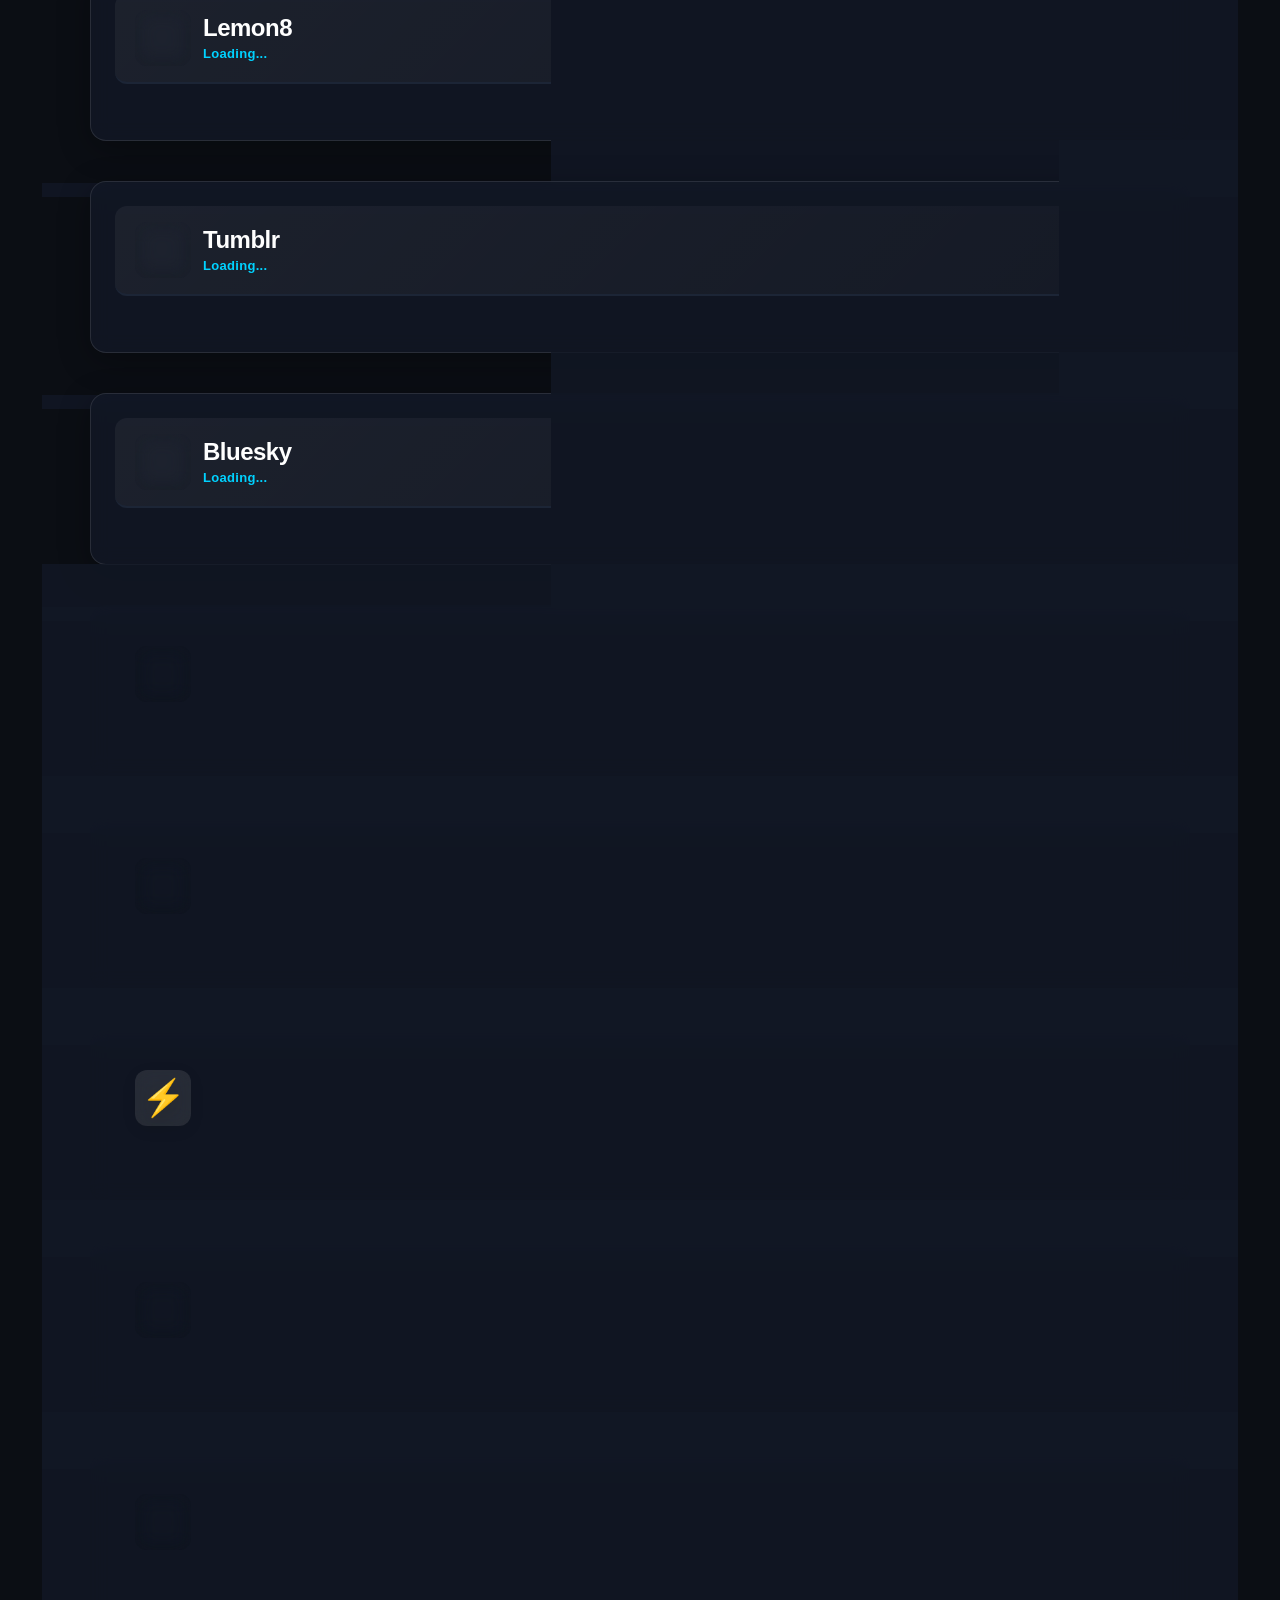
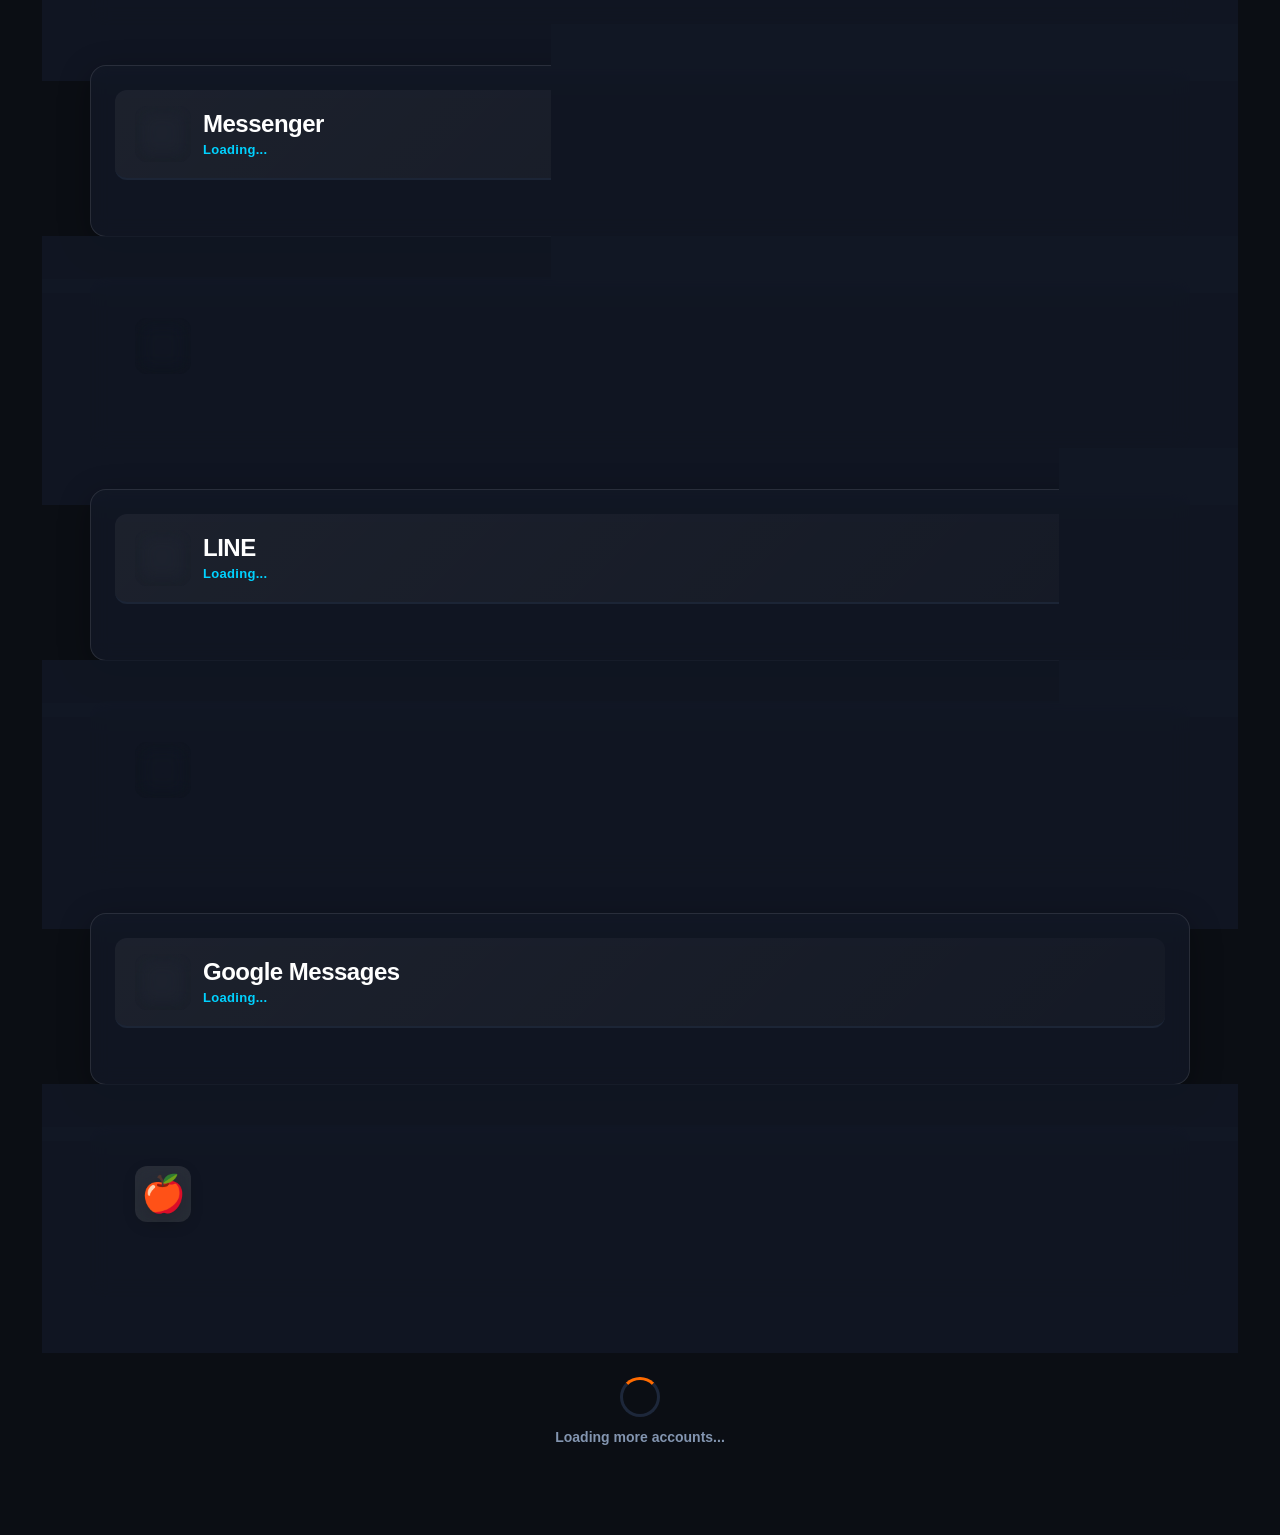
<file: order-success.html>
<!DOCTYPE html>
<html lang="en">
<head>
  <meta charset="UTF-8">
  <meta name="viewport" content="width=device-width, initial-scale=1.0">
  <title>Order Success | EveryHandle Marketplace</title>
  <link rel="stylesheet" href="payment.css">
  <style>
    .success-container {
      max-width: 800px;
      margin: 0 auto;
      padding: 0 20px;
    }

    .success-card {
      background: var(--bg-card);
      border: 1px solid var(--border-color);
      border-radius: 16px;
      padding: 48px 32px;
      text-align: center;
      backdrop-filter: blur(10px);
      animation: fadeInUp 0.6s ease;
    }

    .success-icon {
      font-size: 80px;
      margin-bottom: 24px;
      animation: scaleIn 0.5s ease;
    }

    @keyframes scaleIn {
      from {
        transform: scale(0);
        opacity: 0;
      }
      to {
        transform: scale(1);
        opacity: 1;
      }
    }

    .success-title {
      font-size: 36px;
      font-weight: 900;
      margin-bottom: 16px;
      background: linear-gradient(90deg, #ff5500 0%, #ffaa00 100%);
      -webkit-background-clip: text;
      -webkit-text-fill-color: transparent;
      background-clip: text;
    }

    .success-message {
      font-size: 16px;
      color: var(--text-secondary);
      margin-bottom: 32px;
      line-height: 1.6;
    }

    .order-details {
      background: rgba(0, 0, 0, 0.2);
      border: 1px solid var(--border-light);
      border-radius: 12px;
      padding: 24px;
      margin-bottom: 24px;
      text-align: left;
    }

    .detail-row {
      display: flex;
      justify-content: space-between;
      padding: 12px 0;
      border-bottom: 1px solid var(--border-light);
    }

    .detail-row:last-child {
      border-bottom: none;
    }

    .detail-label {
      font-size: 14px;
      font-weight: 700;
      color: var(--text-muted);
      text-transform: uppercase;
      letter-spacing: 0.5px;
    }

    .detail-value {
      font-size: 14px;
      font-weight: 600;
      color: var(--text-primary);
    }

    .next-steps {
      background: rgba(255, 107, 0, 0.05);
      border: 1px solid rgba(255, 107, 0, 0.2);
      border-radius: 12px;
      padding: 24px;
      margin-bottom: 32px;
      text-align: left;
    }

    .next-steps h3 {
      font-size: 18px;
      font-weight: 800;
      margin-bottom: 16px;
      color: var(--accent-orange);
    }

    .next-steps ul {
      list-style: none;
      padding: 0;
    }

    .next-steps li {
      padding: 10px 0;
      font-size: 14px;
      color: var(--text-secondary);
      border-bottom: 1px solid var(--border-light);
    }

    .next-steps li:last-child {
      border-bottom: none;
    }

    .next-steps li::before {
      content: '✓ ';
      color: var(--success-green);
      font-weight: 700;
      margin-right: 8px;
    }

    .btn-group {
      display: flex;
      flex-direction: column;
      gap: 12px;
    }

    .btn-primary {
      background: var(--primary-gradient);
      color: var(--text-primary);
      border: none;
      padding: 16px;
      border-radius: 10px;
      font-size: 16px;
      font-weight: 800;
      cursor: pointer;
      text-transform: uppercase;
      letter-spacing: 0.5px;
      transition: all 0.3s ease;
      box-shadow: 0 4px 12px rgba(255, 85, 0, 0.3);
      text-decoration: none;
      display: inline-block;
    }

    .btn-primary:hover {
      transform: translateY(-2px);
      box-shadow: 0 6px 16px rgba(255, 85, 0, 0.5);
    }

    .btn-secondary {
      background: rgba(255, 255, 255, 0.05);
      color: var(--text-primary);
      border: 1px solid var(--border-color);
      padding: 16px;
      border-radius: 10px;
      font-size: 16px;
      font-weight: 800;
      cursor: pointer;
      text-transform: uppercase;
      letter-spacing: 0.5px;
      transition: all 0.3s ease;
      text-decoration: none;
      display: inline-block;
    }

    .btn-secondary:hover {
      background: rgba(255, 255, 255, 0.08);
      border-color: var(--accent-orange);
    }

    @media (min-width: 768px) {
      .btn-group {
        flex-direction: row;
        justify-content: center;
      }

      .btn-primary,
      .btn-secondary {
        flex: 1;
        max-width: 300px;
      }
    }

    .email-notice {
      display: flex;
      align-items: center;
      justify-content: center;
      gap: 8px;
      margin-top: 24px;
      padding: 16px;
      background: rgba(0, 210, 255, 0.05);
      border: 1px solid rgba(0, 210, 255, 0.2);
      border-radius: 8px;
      font-size: 14px;
      color: var(--text-secondary);
    }

    .email-notice span {
      color: var(--accent-cyan);
      font-weight: 700;
    }
  </style>
</head>
<body>
  <!-- Navigation -->
  <header class="navbar">
    <div class="brand-section">
      <a href="index.html" class="logo">EVERYHANDLE</a>
      <span class="verified-pill">✅ ORDER CONFIRMED</span>
    </div>
    <div class="nav-links">
      <a href="showroom.html">Continue Shopping</a>
    </div>
  </header>

  <!-- Success Container -->
  <div class="success-container">
    <div class="success-card">
      <div class="success-icon">🎉</div>
      <h1 class="success-title">Payment Successful!</h1>
      <p class="success-message">
        Thank you for your purchase! Your order has been confirmed and is being processed.
      </p>

      <!-- Order Details -->
      <div class="order-details" id="orderDetails">
        <div class="detail-row">
          <span class="detail-label">Order ID:</span>
          <span class="detail-value" id="orderId">--</span>
        </div>
        <div class="detail-row">
          <span class="detail-label">Transaction Reference:</span>
          <span class="detail-value" id="transactionRef">--</span>
        </div>
        <div class="detail-row">
          <span class="detail-label">Payment Method:</span>
          <span class="detail-value" id="paymentMethod">--</span>
        </div>
        <div class="detail-row">
          <span class="detail-label">Amount Paid:</span>
          <span class="detail-value" id="amountPaid">--</span>
        </div>
        <div class="detail-row">
          <span class="detail-label">Date:</span>
          <span class="detail-value" id="orderDate">--</span>
        </div>
      </div>

      <!-- Next Steps -->
      <div class="next-steps">
        <h3>What Happens Next?</h3>
        <ul>
          <li>You will receive a confirmation email shortly</li>
          <li>Our team will verify your payment</li>
          <li>Account details will be sent to your email</li>
          <li>Delivery typically takes 15-30 minutes</li>
        </ul>
      </div>

      <!-- Action Buttons -->
      <div class="btn-group">
        <a href="showroom.html" class="btn-primary">Continue Shopping</a>
        <a href="index.html" class="btn-secondary">Back to Home</a>
      </div>

      <!-- Email Notice -->
      <div class="email-notice">
        📧 A confirmation email has been sent to <span id="customerEmailDisplay">your email</span>
      </div>
    </div>
  </div>

  <script src="checkout.js"></script>
</body>
</html>
</file>
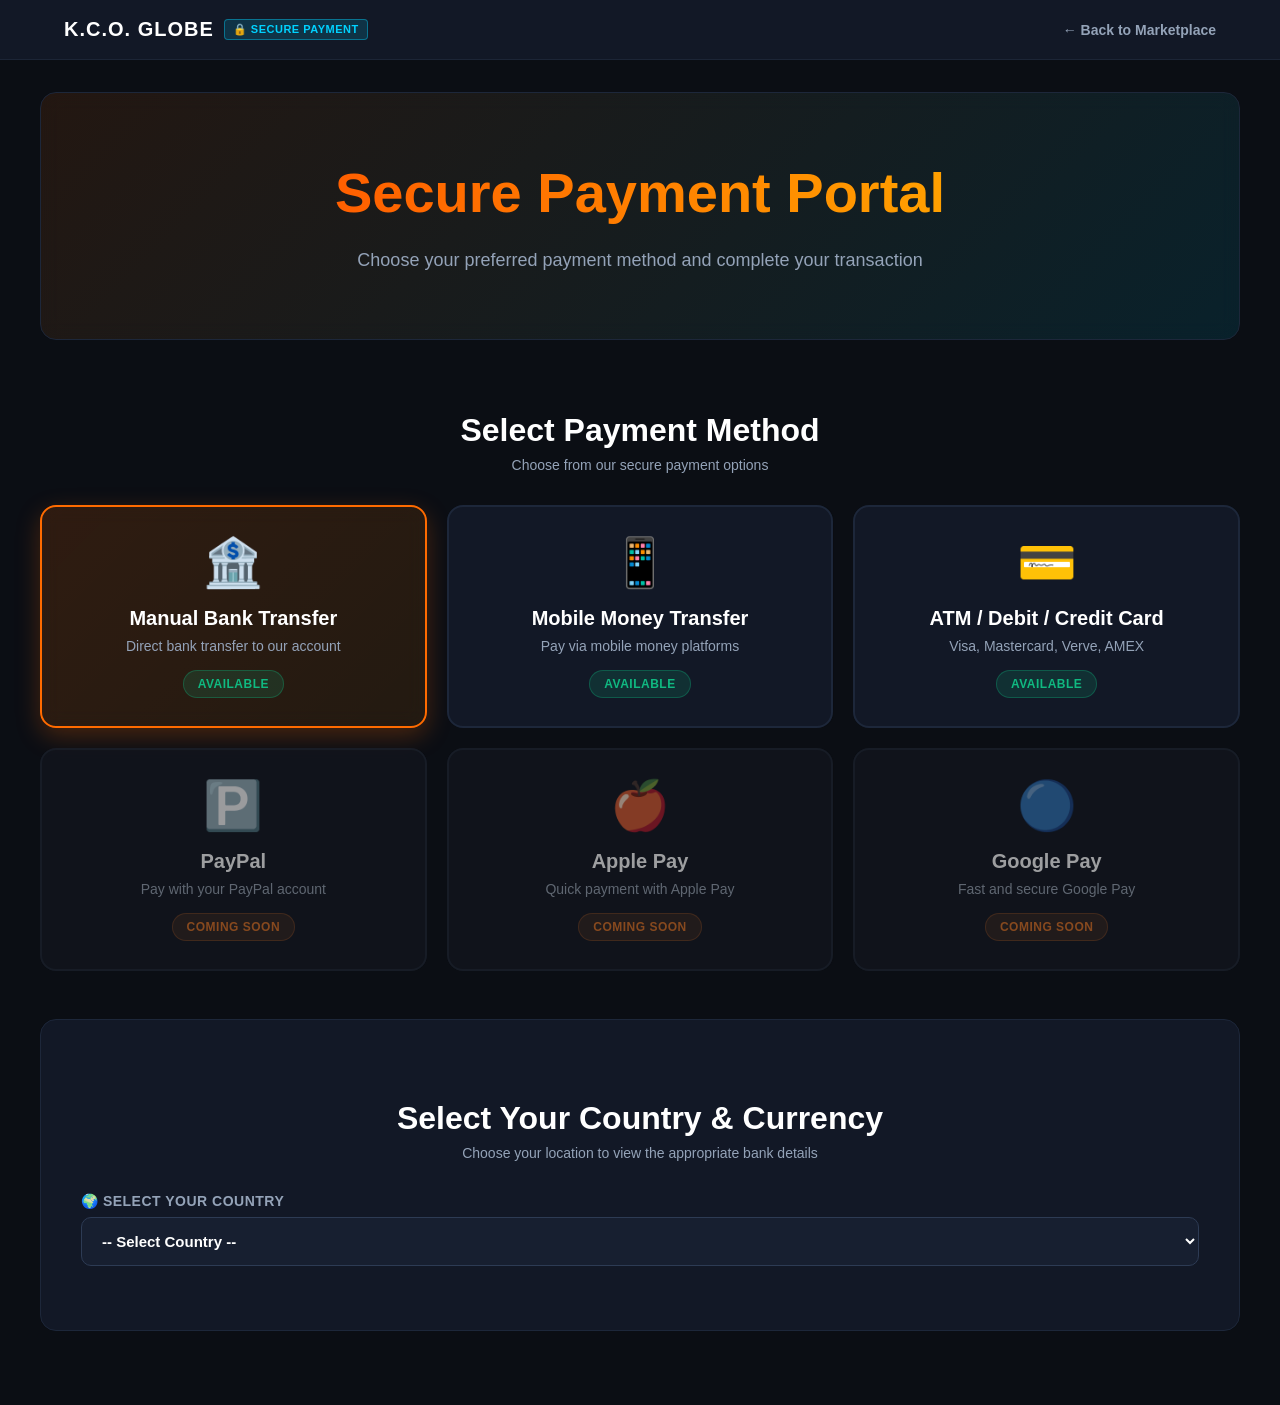
<file: payment.html>
<!DOCTYPE html>
<html lang="en">
<head>
  <meta charset="UTF-8">
  <meta name="viewport" content="width=device-width, initial-scale=1.0">
  <title>Secure Payment | K.C.O. Globe Marketplace</title>
  <link rel="stylesheet" href="payment.css">
</head>
<body>
  <!-- Navigation -->
  <header class="navbar">
    <div class="brand-section">
      <a href="index.html" class="logo">K.C.O. GLOBE</a>
      <span class="verified-pill">🔒 SECURE PAYMENT</span>
    </div>
    <div class="nav-links">
      <a href="index.html">← Back to Marketplace</a>
    </div>
  </header>

  <!-- Hero Section -->
  <div class="payment-hero">
    <div class="hero-content">
      <h1 class="hero-title">Secure Payment Portal</h1>
      <p class="hero-subtitle">Choose your preferred payment method and complete your transaction</p>
    </div>
  </div>

  <!-- Main Payment Container -->
  <div class="payment-container">
    
    <!-- Payment Methods Selection -->
    <div class="section-header">
      <h2>Select Payment Method</h2>
      <p>Choose from our secure payment options</p>
    </div>

    <div class="payment-methods-grid">
      <!-- Manual Bank Transfer -->
      <div class="payment-method-card active" data-method="bank-transfer">
        <div class="method-icon">🏦</div>
        <h3>Manual Bank Transfer</h3>
        <p>Direct bank transfer to our account</p>
        <span class="method-badge available">Available</span>
      </div>

      <!-- Mobile Money Transfer -->
      <div class="payment-method-card" data-method="mobile-money">
        <div class="method-icon">📱</div>
        <h3>Mobile Money Transfer</h3>
        <p>Pay via mobile money platforms</p>
        <span class="method-badge available">Available</span>
      </div>

      <!-- ATM/Debit/Credit Card -->
      <div class="payment-method-card" data-method="card">
        <div class="method-icon">💳</div>
        <h3>ATM / Debit / Credit Card</h3>
        <p>Visa, Mastercard, Verve, AMEX</p>
        <span class="method-badge available">Available</span>
      </div>

      <!-- PayPal -->
      <div class="payment-method-card disabled" data-method="paypal">
        <div class="method-icon">🅿️</div>
        <h3>PayPal</h3>
        <p>Pay with your PayPal account</p>
        <span class="method-badge coming-soon">Coming Soon</span>
      </div>

      <!-- Apple Pay -->
      <div class="payment-method-card disabled" data-method="apple-pay">
        <div class="method-icon">🍎</div>
        <h3>Apple Pay</h3>
        <p>Quick payment with Apple Pay</p>
        <span class="method-badge coming-soon">Coming Soon</span>
      </div>

      <!-- Google Pay -->
      <div class="payment-method-card disabled" data-method="google-pay">
        <div class="method-icon">🔵</div>
        <h3>Google Pay</h3>
        <p>Fast and secure Google Pay</p>
        <span class="method-badge coming-soon">Coming Soon</span>
      </div>
    </div>

    <!-- Bank Transfer Details Section -->
    <div id="bankTransferSection" class="payment-details-section">
      <div class="section-header">
        <h2>Select Your Country & Currency</h2>
        <p>Choose your location to view the appropriate bank details</p>
      </div>

      <!-- Country Selection -->
      <div class="country-selector">
        <label for="paymentCountry">🌍 Select Your Country</label>
        <select id="paymentCountry" class="country-dropdown">
          <option value="">-- Select Country --</option>
          <option value="CA">🇨🇦 Canada (CAD)</option>
          <option value="SG">🇸🇬 Singapore (SGD)</option>
          <option value="US">🇺🇸 United States (USD)</option>
          <option value="AU">🇦🇺 Australia (AUD)</option>
          <option value="JP">🇯🇵 Japan (JPY)</option>
          <option value="ID">🇮🇩 Indonesia (IDR)</option>
          <option value="MX">🇲🇽 Mexico (MXN)</option>
          <option value="EU">🇪🇺 Eurozone (EUR)</option>
          <option value="GB">🇬🇧 United Kingdom (GBP)</option>
          <option value="NG">🇳🇬 Nigeria (NGN)</option>
        </select>
      </div>

      <!-- Bank Details Display -->
      <div id="bankDetails" class="bank-details-card hidden">
        <div class="bank-header">
          <div class="bank-flag" id="bankFlag">🇨🇦</div>
          <div class="bank-info">
            <h3 id="bankCountryName">Canada</h3>
            <p id="bankCurrency">Canadian Dollar (CAD)</p>
          </div>
        </div>

        <div class="bank-details-content">
          <div class="detail-row">
            <span class="detail-label">Beneficiary Name:</span>
            <span class="detail-value" id="beneficiaryName">KENNETH CHIDERA ODENYI</span>
          </div>
          <div class="detail-row">
            <span class="detail-label">Bank Name:</span>
            <span class="detail-value" id="bankName">Citibank NA Canadian Branch</span>
          </div>
          <div class="detail-row">
            <span class="detail-label">Transfer Type:</span>
            <span class="detail-value" id="transferType">Local Transfer</span>
          </div>
          <div class="detail-row">
            <span class="detail-label">Bank Address:</span>
            <span class="detail-value" id="bankAddress">123 Front St. West, Toronto, ON M5J 2M3, Canada</span>
          </div>

          <!-- Dynamic Fields Container -->
          <div id="dynamicFields"></div>
        </div>

        <div class="copy-actions">
          <button class="btn-copy" onclick="copyToClipboard('accountNumber')">
            📋 Copy Account Number
          </button>
          <button class="btn-copy" onclick="copyToClipboard('institutionNumber')" id="copyInstitutionBtn">
            📋 Copy Institution Number
          </button>
          <button class="btn-copy" onclick="copyToClipboard('transitNumber')" id="copyTransitBtn">
            📋 Copy Transit Number
          </button>
        </div>
      </div>
    </div>

    <!-- Card Payment Section -->
    <div id="cardPaymentSection" class="payment-details-section hidden">
      <div class="section-header">
        <h2>Pay with ATM / Debit / Credit Card</h2>
        <p>Secure payment powered by Flutterwave</p>
      </div>

      <div class="card-payment-info">
        <div class="secure-badges">
          <div class="secure-badge-item">
            <span class="badge-icon">🔒</span>
            <span>SSL Encrypted</span>
          </div>
          <div class="secure-badge-item">
            <span class="badge-icon">✓</span>
            <span>PCI Compliant</span>
          </div>
          <div class="secure-badge-item">
            <span class="badge-icon">🛡️</span>
            <span>Fraud Protected</span>
          </div>
        </div>

        <div class="card-payment-details">
          <div class="payment-summary-card">
            <h3>Payment Summary</h3>
            <div class="summary-row">
              <span>Product:</span>
              <span id="cardProductName">--</span>
            </div>
            <div class="summary-row">
              <span>Amount:</span>
              <span id="cardAmount" class="amount-highlight">--</span>
            </div>
            <div class="summary-row">
              <span>Customer:</span>
              <span id="cardCustomerName">--</span>
            </div>
            <div class="summary-row">
              <span>Email:</span>
              <span id="cardCustomerEmail">--</span>
            </div>
          </div>

          <button class="btn-pay-now" id="btnPayNow" onclick="processCardPayment()">
            <span class="btn-icon">💳</span>
            <span>Pay Now</span>
          </button>

          <p class="payment-note">
            By clicking "Pay Now", you will be redirected to our secure payment gateway to complete your transaction.
          </p>
        </div>
      </div>
    </div>

    <!-- Mobile Money Section -->
    <div id="mobileMoneySection" class="payment-details-section hidden">
      <div class="section-header">
        <h2>Mobile Money Transfer</h2>
        <p>Send payment via your mobile money provider</p>
      </div>

      <div class="mobile-money-info">
        <div class="info-card">
          <h3>📱 Available Providers</h3>
          <ul>
            <li>M-Pesa (Kenya, Tanzania, Ghana)</li>
            <li>MTN Mobile Money (Uganda, Rwanda, Zambia)</li>
            <li>Airtel Money (Multiple Countries)</li>
            <li>Orange Money (West Africa)</li>
          </ul>
          <p class="info-note">Contact support for specific mobile money details in your country</p>
        </div>
      </div>
    </div>

    <!-- Upload Payment Receipt (for bank transfer and mobile money) -->
    <div id="uploadSection" class="payment-details-section hidden">
      <div class="section-header">
        <h2>Upload Payment Receipt</h2>
        <p>After completing your payment, upload the proof of payment</p>
      </div>

      <div class="upload-area" id="uploadArea">
        <div class="upload-content">
          <div class="upload-icon">📤</div>
          <h3>Drag & Drop Your Receipt Here</h3>
          <p>or click to browse files</p>
          <p class="upload-formats">Accepted formats: JPG, JPEG, PNG, WEBP, PDF</p>
          <input type="file" id="receiptUpload" accept=".jpg,.jpeg,.png,.webp,.pdf" hidden>
          <button class="btn-browse" onclick="document.getElementById('receiptUpload').click()">
            Browse Files
          </button>
        </div>
      </div>

      <div id="uploadPreview" class="upload-preview hidden">
        <div class="preview-header">
          <h3>Uploaded File</h3>
          <button class="btn-remove" onclick="removeFile()">✕ Remove</button>
        </div>
        <div class="preview-content">
          <div id="imagePreview" class="image-preview"></div>
          <div id="pdfPreview" class="pdf-preview hidden">
            <div class="pdf-icon">📄</div>
            <p id="pdfFileName">document.pdf</p>
          </div>
        </div>
        <div class="upload-progress">
          <div class="progress-bar">
            <div class="progress-fill" id="progressFill"></div>
          </div>
          <p class="progress-text" id="progressText">Upload complete!</p>
        </div>
      </div>
    </div>

    <!-- Payment Confirmation -->
    <div id="confirmationSection" class="payment-details-section hidden">
      <div class="section-header">
        <h2>Payment Confirmation</h2>
        <p>Please confirm your payment before submitting</p>
      </div>

      <div class="confirmation-box">
        <label class="confirmation-label">
          <input type="checkbox" id="confirmPayment">
          <span class="checkmark"></span>
          <span class="confirmation-text">
            I confirm that I have completed the payment using the selected payment method. 
            I understand that my payment will be verified before my order is processed.
          </span>
        </label>
      </div>

      <button class="btn-submit" id="submitPayment" disabled>
        Submit Payment for Verification
      </button>
    </div>

    <!-- Order Status Display -->
    <div id="orderStatus" class="order-status hidden">
      <div class="status-card">
        <div class="status-icon" id="statusIcon">⏳</div>
        <h2 id="statusTitle">Payment Pending</h2>
        <p id="statusMessage">Your payment is being processed</p>
        <div class="status-timeline">
          <div class="timeline-step" id="step1">
            <div class="step-icon">✓</div>
            <div class="step-label">Submitted</div>
          </div>
          <div class="timeline-step" id="step2">
            <div class="step-icon">⏳</div>
            <div class="step-label">Under Review</div>
          </div>
          <div class="timeline-step" id="step3">
            <div class="step-icon">⏳</div>
            <div class="step-label">Processing</div>
          </div>
          <div class="timeline-step" id="step4">
            <div class="step-icon">⏳</div>
            <div class="step-label">Shipped</div>
          </div>
        </div>
      </div>
    </div>

  </div>

  <!-- Toast Notification -->
  <div id="toast" class="toast hidden">
    <div class="toast-content">
      <span class="toast-icon">✓</span>
      <span class="toast-message" id="toastMessage">Copied to clipboard!</span>
    </div>
  </div>

  <script src="payment.js"></script>
  <script src="card-payment.js"></script>
</body>
</html>
</file>
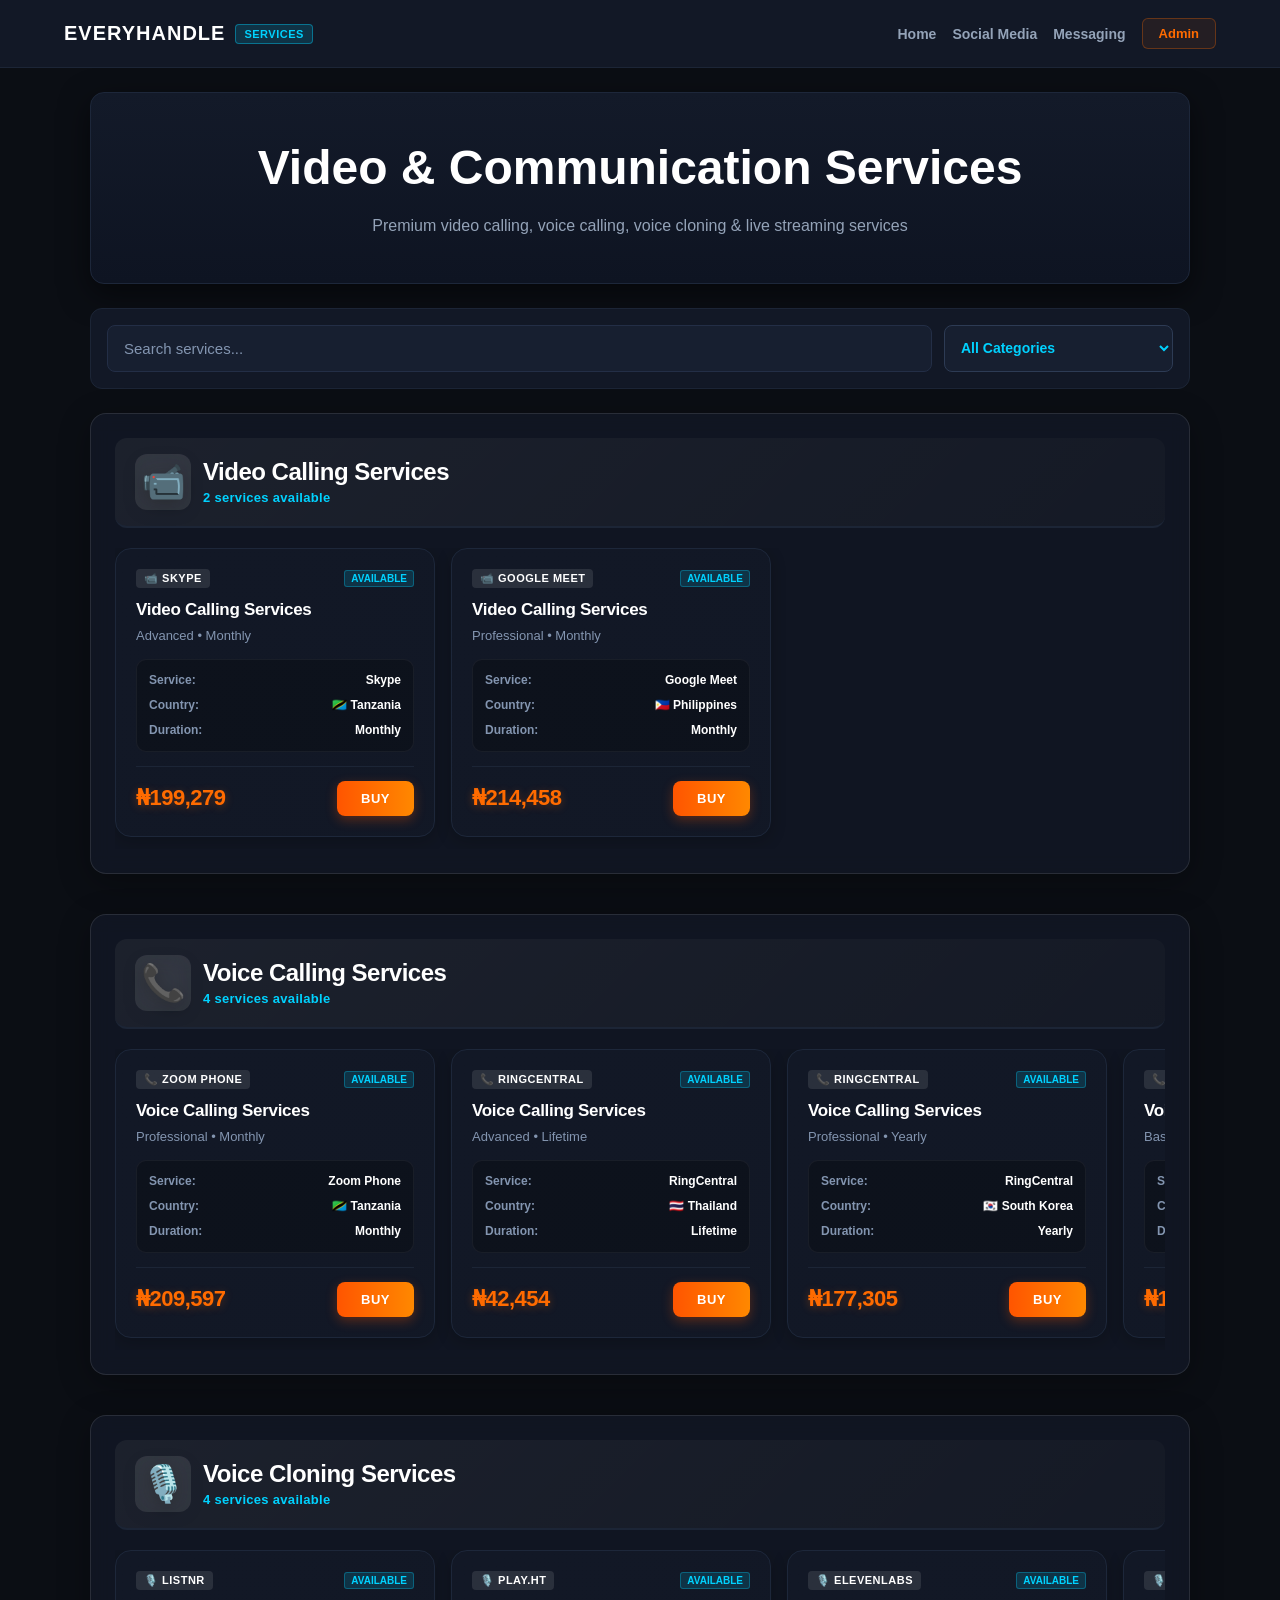
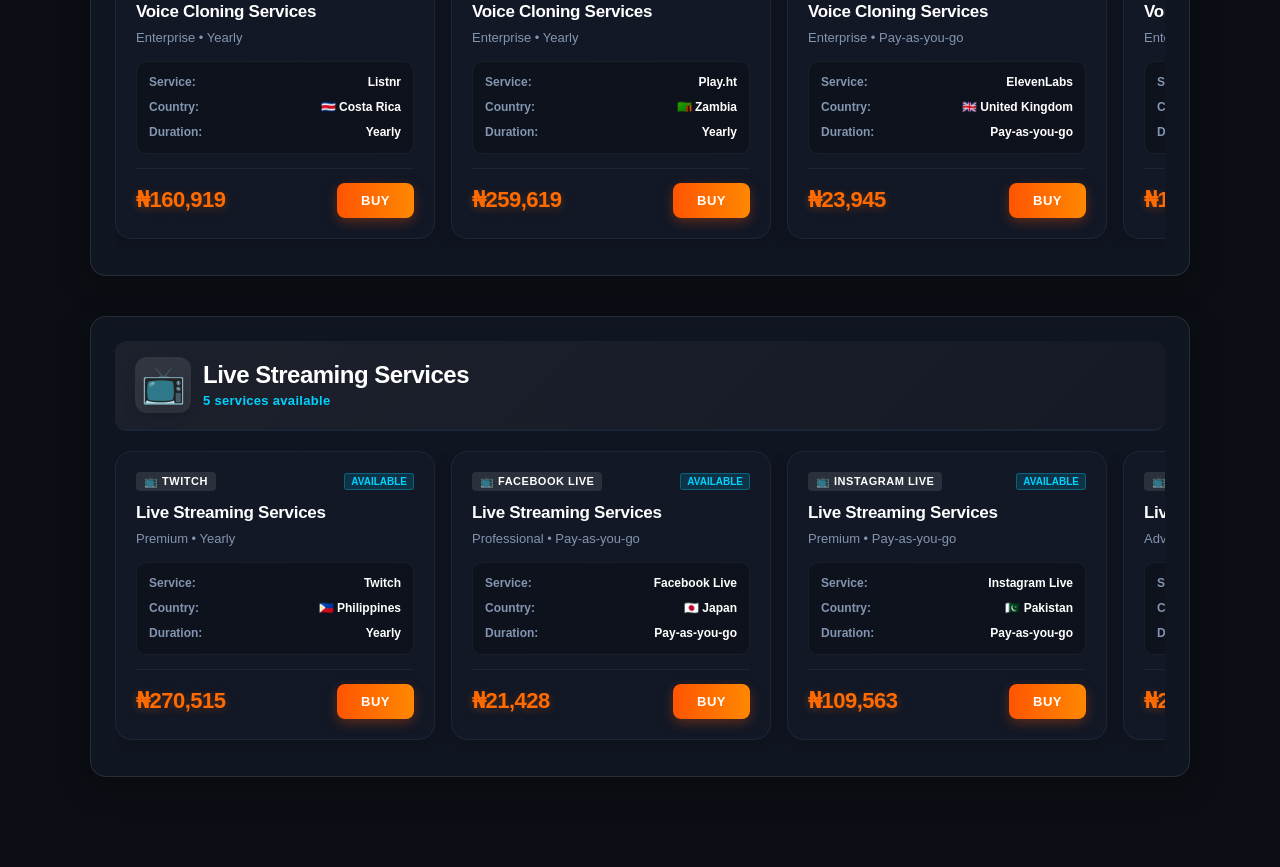
<file: services.html>
<!DOCTYPE html>
<html lang="en">
<head>
  <meta charset="UTF-8">
  <meta name="viewport" content="width=device-width, initial-scale=1.0">
  <title>Video & Communication Services | EveryHandle</title>
  <link rel="stylesheet" href="styles.css">
</head>
<body>
  <!-- NAVIGATION -->
  <nav class="navbar">
    <div class="brand-section">
      <a href="index.html" class="logo">EVERYHANDLE</a>
      <span class="verified-pill">SERVICES</span>
    </div>
    <div class="nav-links">
      <a href="index.html">Home</a>
      <a href="showroom.html">Social Media</a>
      <a href="messaging.html">Messaging</a>
      <a href="admin.html" class="btn-admin">Admin</a>
    </div>
  </nav>

  <!-- HERO SECTION -->
  <div class="showroom-hero">
    <h1 class="showroom-hero-title">Video & Communication Services</h1>
    <p class="showroom-hero-subtitle">Premium video calling, voice calling, voice cloning & live streaming services</p>
  </div>

  <!-- FILTERS & SEARCH -->
  <div class="showroom-filters">
    <div class="filter-row">
      <input type="text" id="searchInput" class="search-box" placeholder="Search services...">
      <select id="categoryFilter" class="filter-select">
        <option value="">All Categories</option>
        <option value="video-calling">Video Calling</option>
        <option value="voice-calling">Voice Calling</option>
        <option value="voice-cloning">Voice Cloning</option>
        <option value="live-streaming">Live Streaming</option>
      </select>
    </div>
  </div>

  <!-- SERVICE CATEGORIES -->
  <main class="showroom-container">
    
    <!-- Video Calling Services -->
    <section class="platform-section" data-category="video-calling">
      <div class="platform-header">
        <div class="platform-info">
          <span class="platform-icon">📹</span>
          <div>
            <h2 class="platform-name">Video Calling Services</h2>
            <p class="platform-count">Loading...</p>
          </div>
        </div>
      </div>
      <div class="listings-row" id="video-calling-listings"></div>
    </section>

    <!-- Voice Calling Services -->
    <section class="platform-section" data-category="voice-calling">
      <div class="platform-header">
        <div class="platform-info">
          <span class="platform-icon">📞</span>
          <div>
            <h2 class="platform-name">Voice Calling Services</h2>
            <p class="platform-count">Loading...</p>
          </div>
        </div>
      </div>
      <div class="listings-row" id="voice-calling-listings"></div>
    </section>

    <!-- Voice Cloning Services -->
    <section class="platform-section" data-category="voice-cloning">
      <div class="platform-header">
        <div class="platform-info">
          <span class="platform-icon">🎙️</span>
          <div>
            <h2 class="platform-name">Voice Cloning Services</h2>
            <p class="platform-count">Loading...</p>
          </div>
        </div>
      </div>
      <div class="listings-row" id="voice-cloning-listings"></div>
    </section>

    <!-- Live Streaming Services -->
    <section class="platform-section" data-category="live-streaming">
      <div class="platform-header">
        <div class="platform-info">
          <span class="platform-icon">📺</span>
          <div>
            <h2 class="platform-name">Live Streaming Services</h2>
            <p class="platform-count">Loading...</p>
          </div>
        </div>
      </div>
      <div class="listings-row" id="live-streaming-listings"></div>
    </section>

  </main>

  <!-- LOADING INDICATOR -->
  <div class="loading-indicator" id="loadingIndicator">
    <div class="spinner"></div>
    <p>Loading more services...</p>
  </div>

  <!-- PAYMENT MODAL -->
  <div class="modal" id="paymentModal">
    <div class="modal-content">
      <div class="modal-header">
        <h2>Complete Purchase</h2>
        <button class="modal-close" onclick="closePaymentModal()">&times;</button>
      </div>
      <div class="modal-body">
        <div class="purchase-summary" id="purchaseSummary"></div>
        <div class="payment-form">
          <h3>Payment Details</h3>
          <input type="text" placeholder="Card Number" class="payment-input">
          <div class="payment-row">
            <input type="text" placeholder="MM/YY" class="payment-input">
            <input type="text" placeholder="CVV" class="payment-input">
          </div>
          <input type="text" placeholder="Cardholder Name" class="payment-input">
          <button class="btn-pay" onclick="processPayment()">Pay Now</button>
        </div>
      </div>
    </div>
  </div>

  <!-- SUCCESS MODAL -->
  <div class="modal" id="successModal">
    <div class="modal-content success">
      <div class="modal-header">
        <h2>✅ Purchase Successful!</h2>
      </div>
      <div class="modal-body">
        <p class="success-message">Your service details have been sent to your email.</p>
        <div class="account-details" id="accountDetails"></div>
        <button class="btn-close-modal" onclick="closeSuccessModal()">Close</button>
      </div>
    </div>
  </div>

  <script src="services.js"></script>
</body>
</html>
</file>
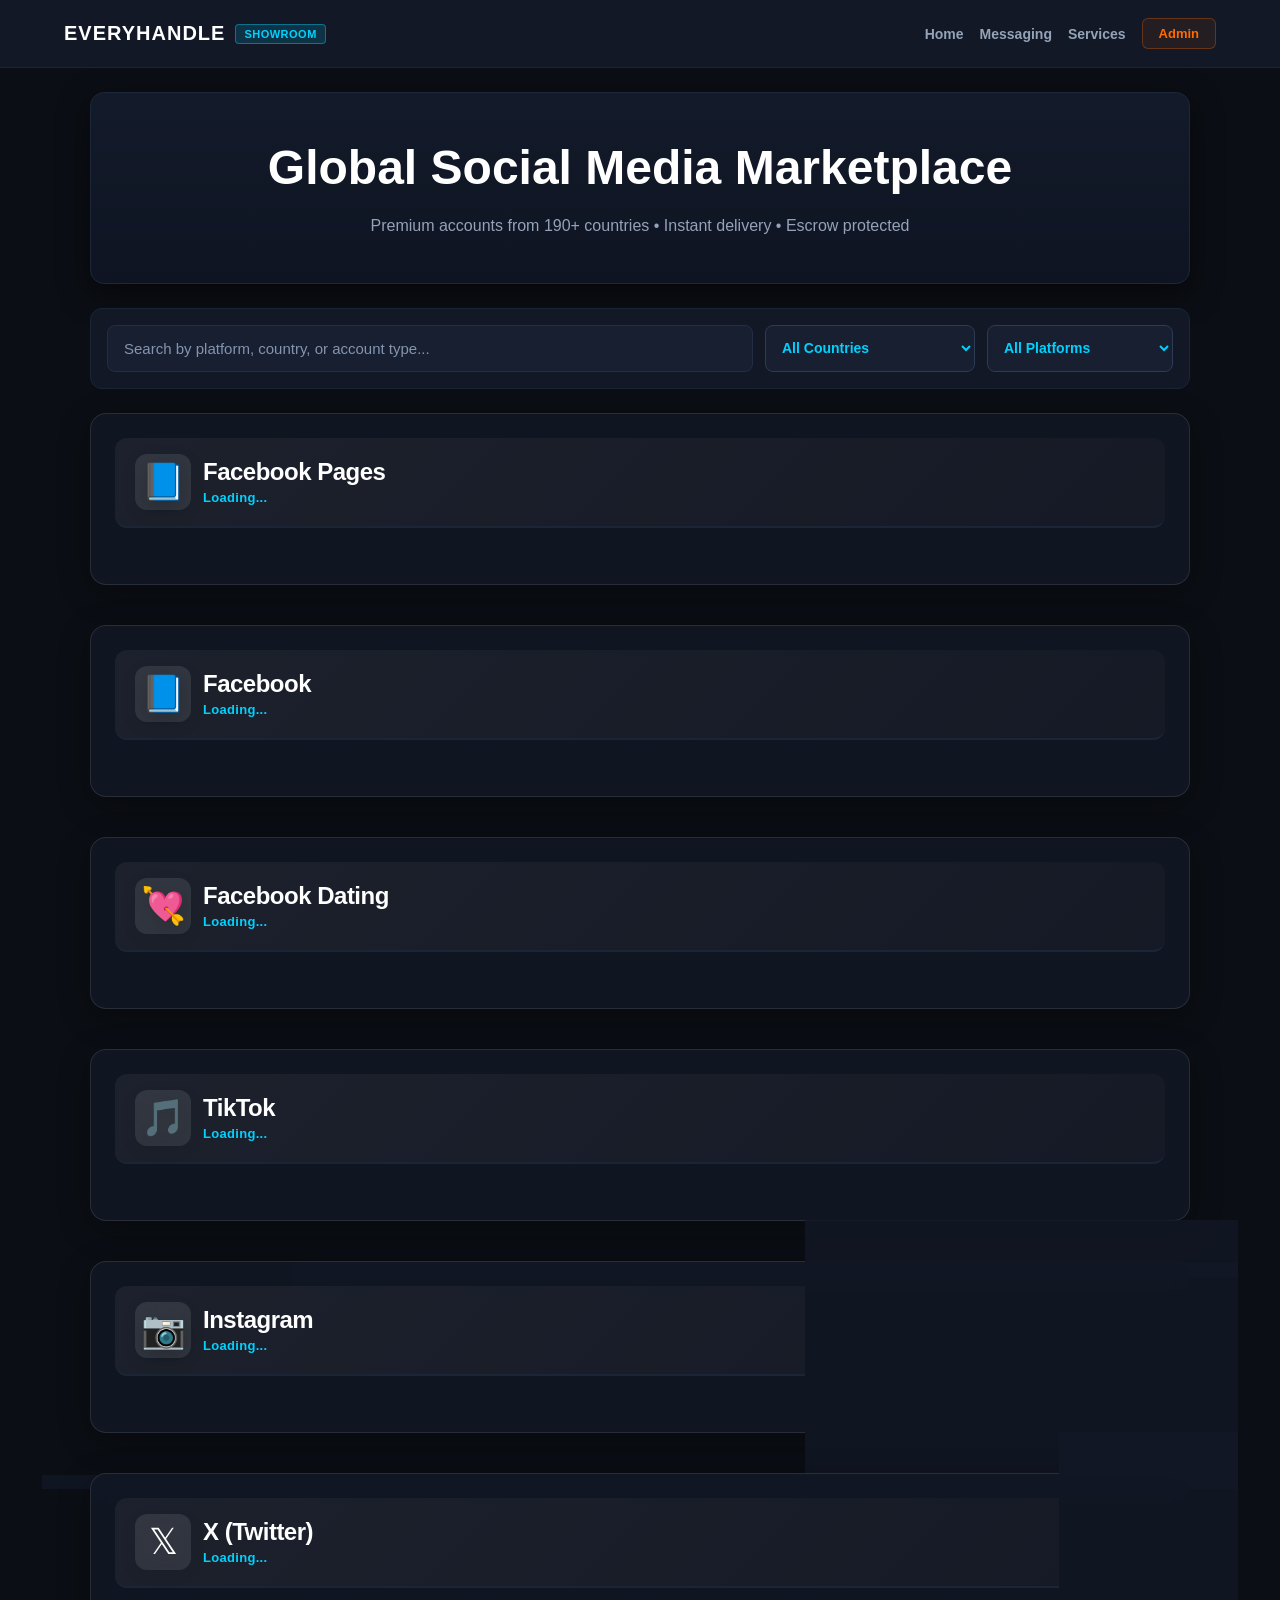
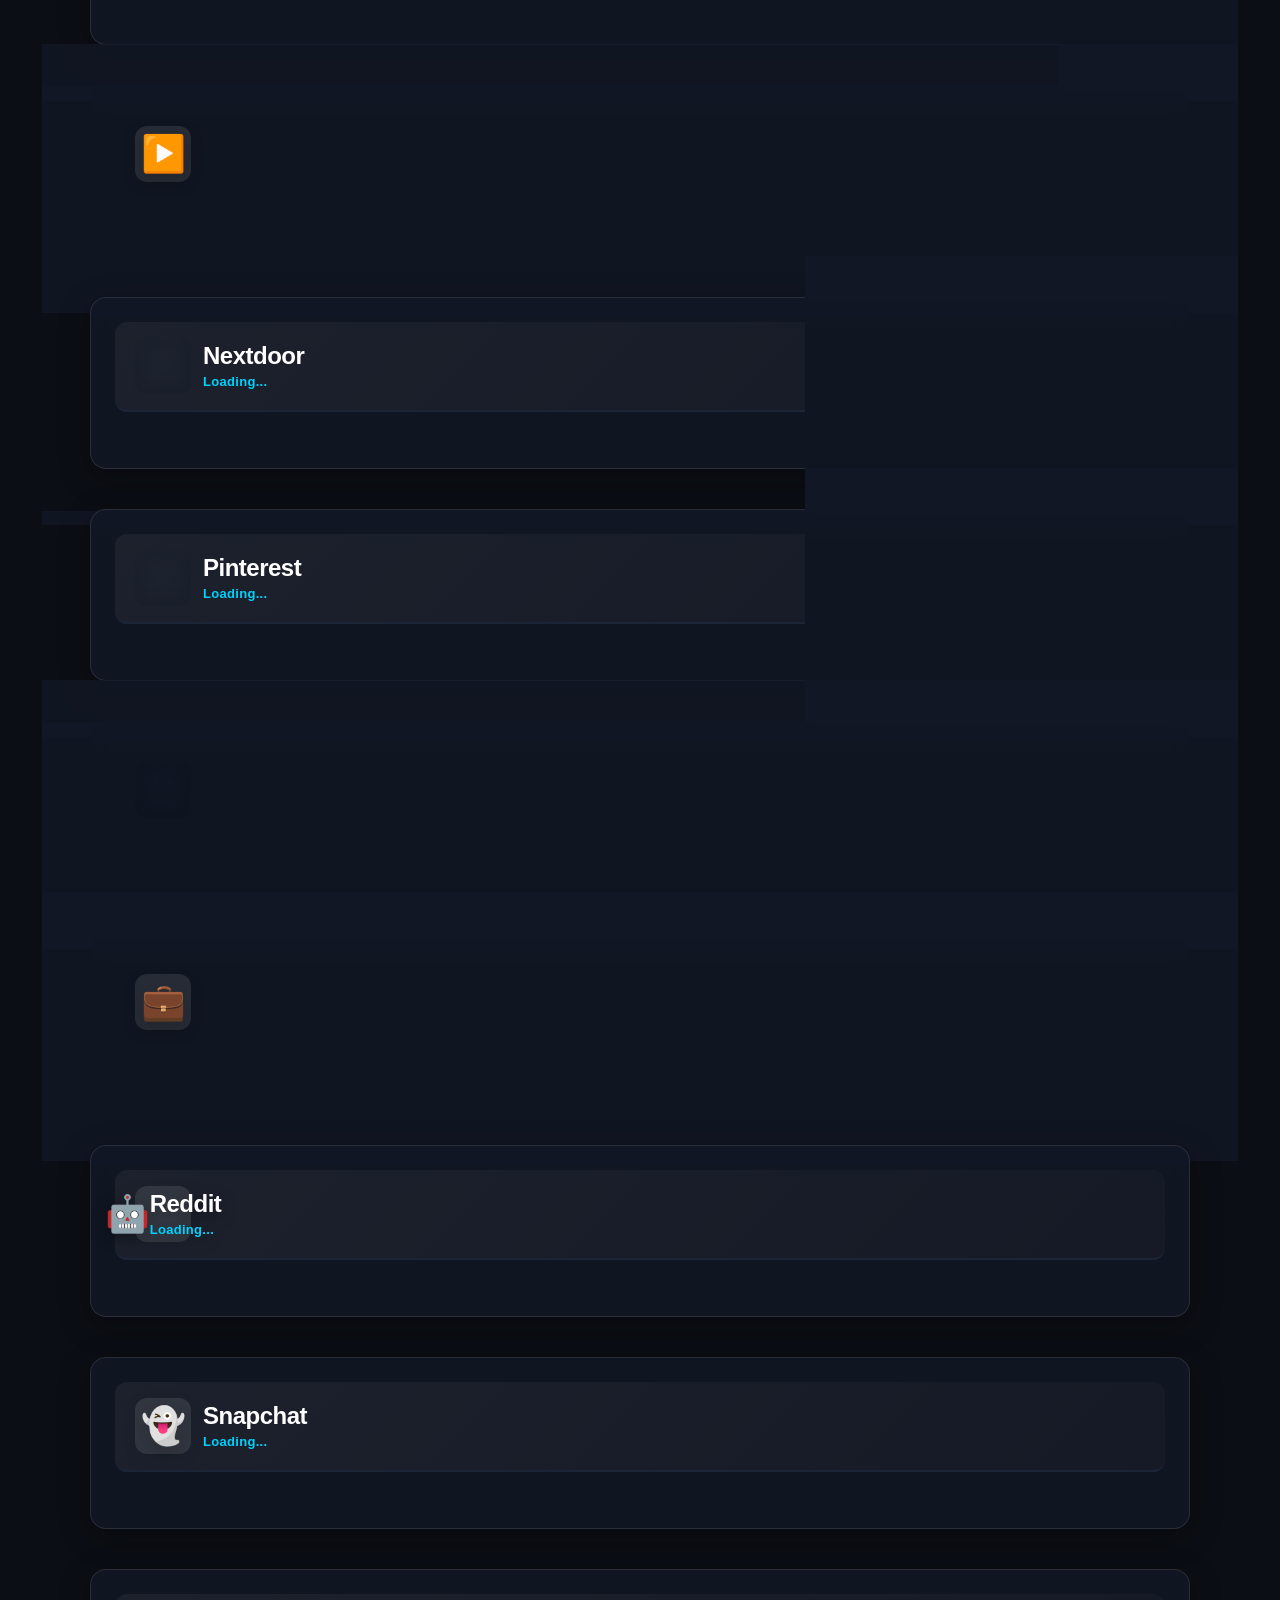
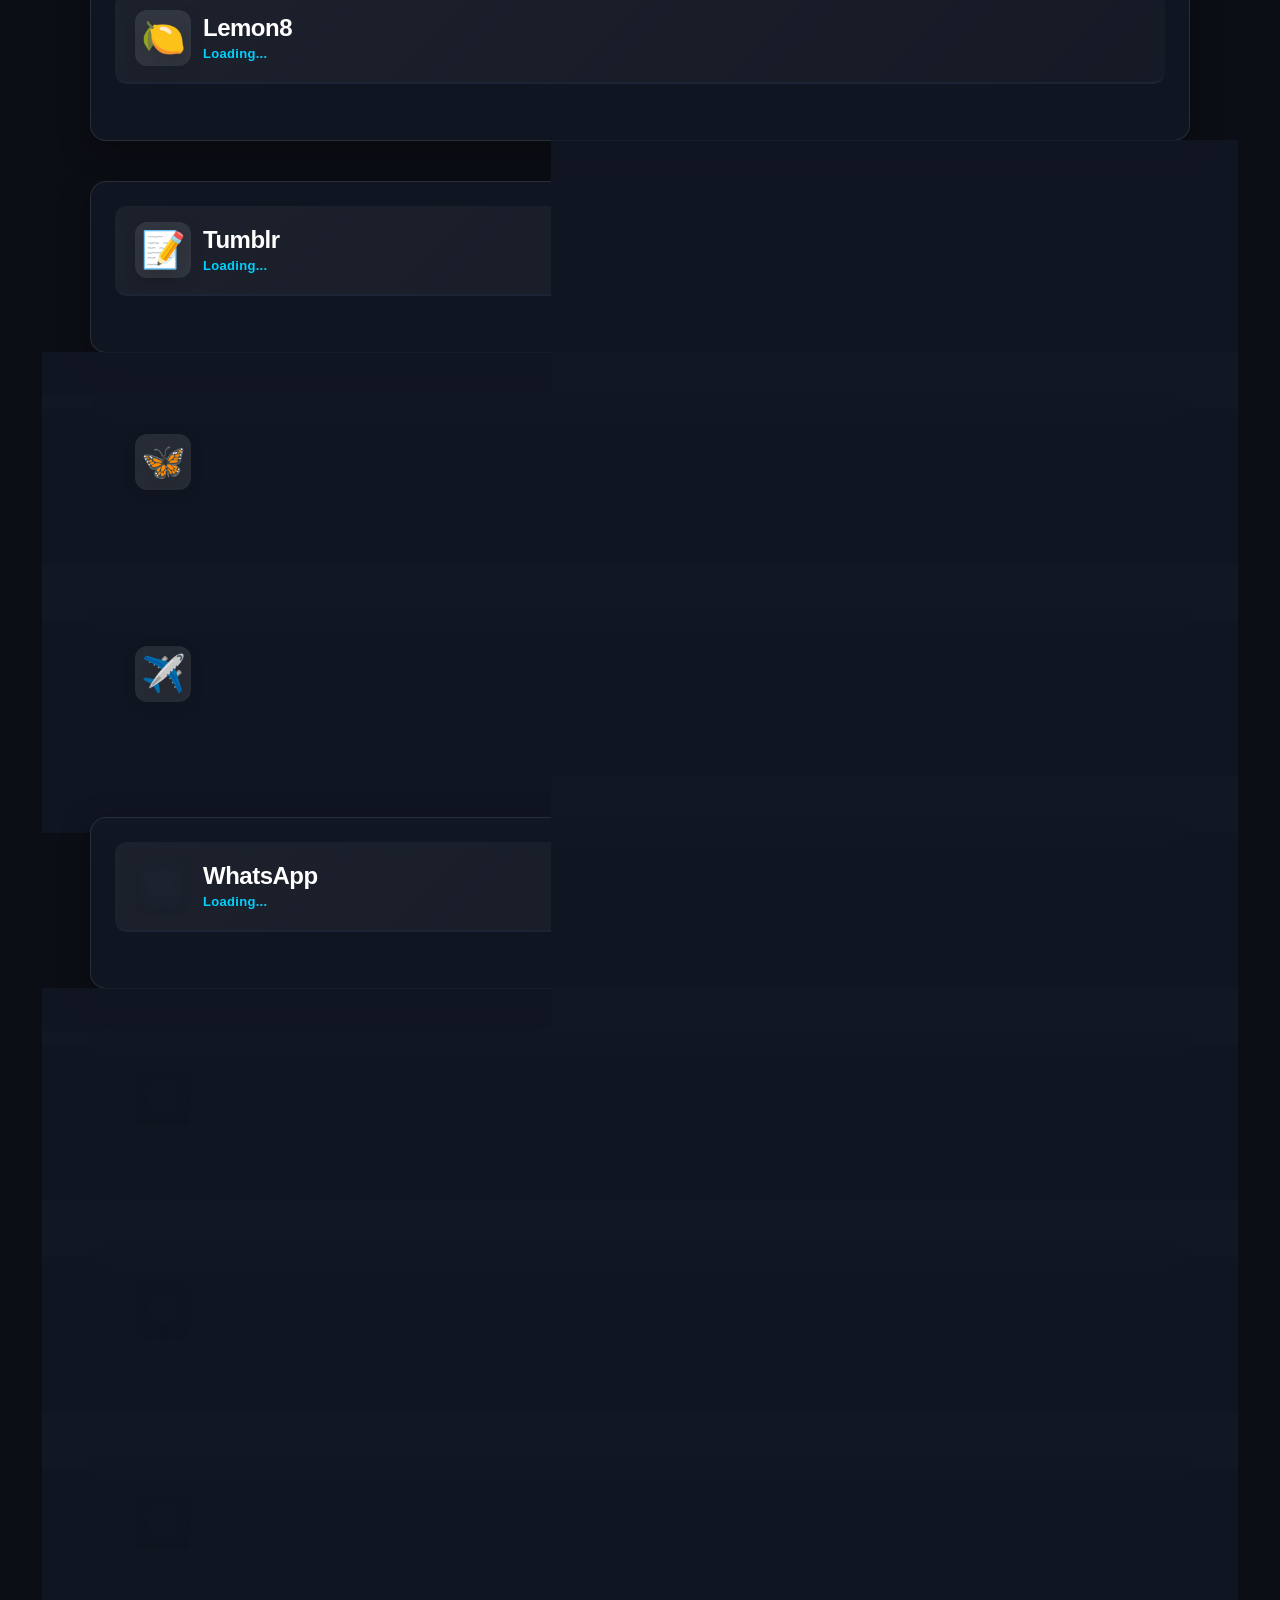
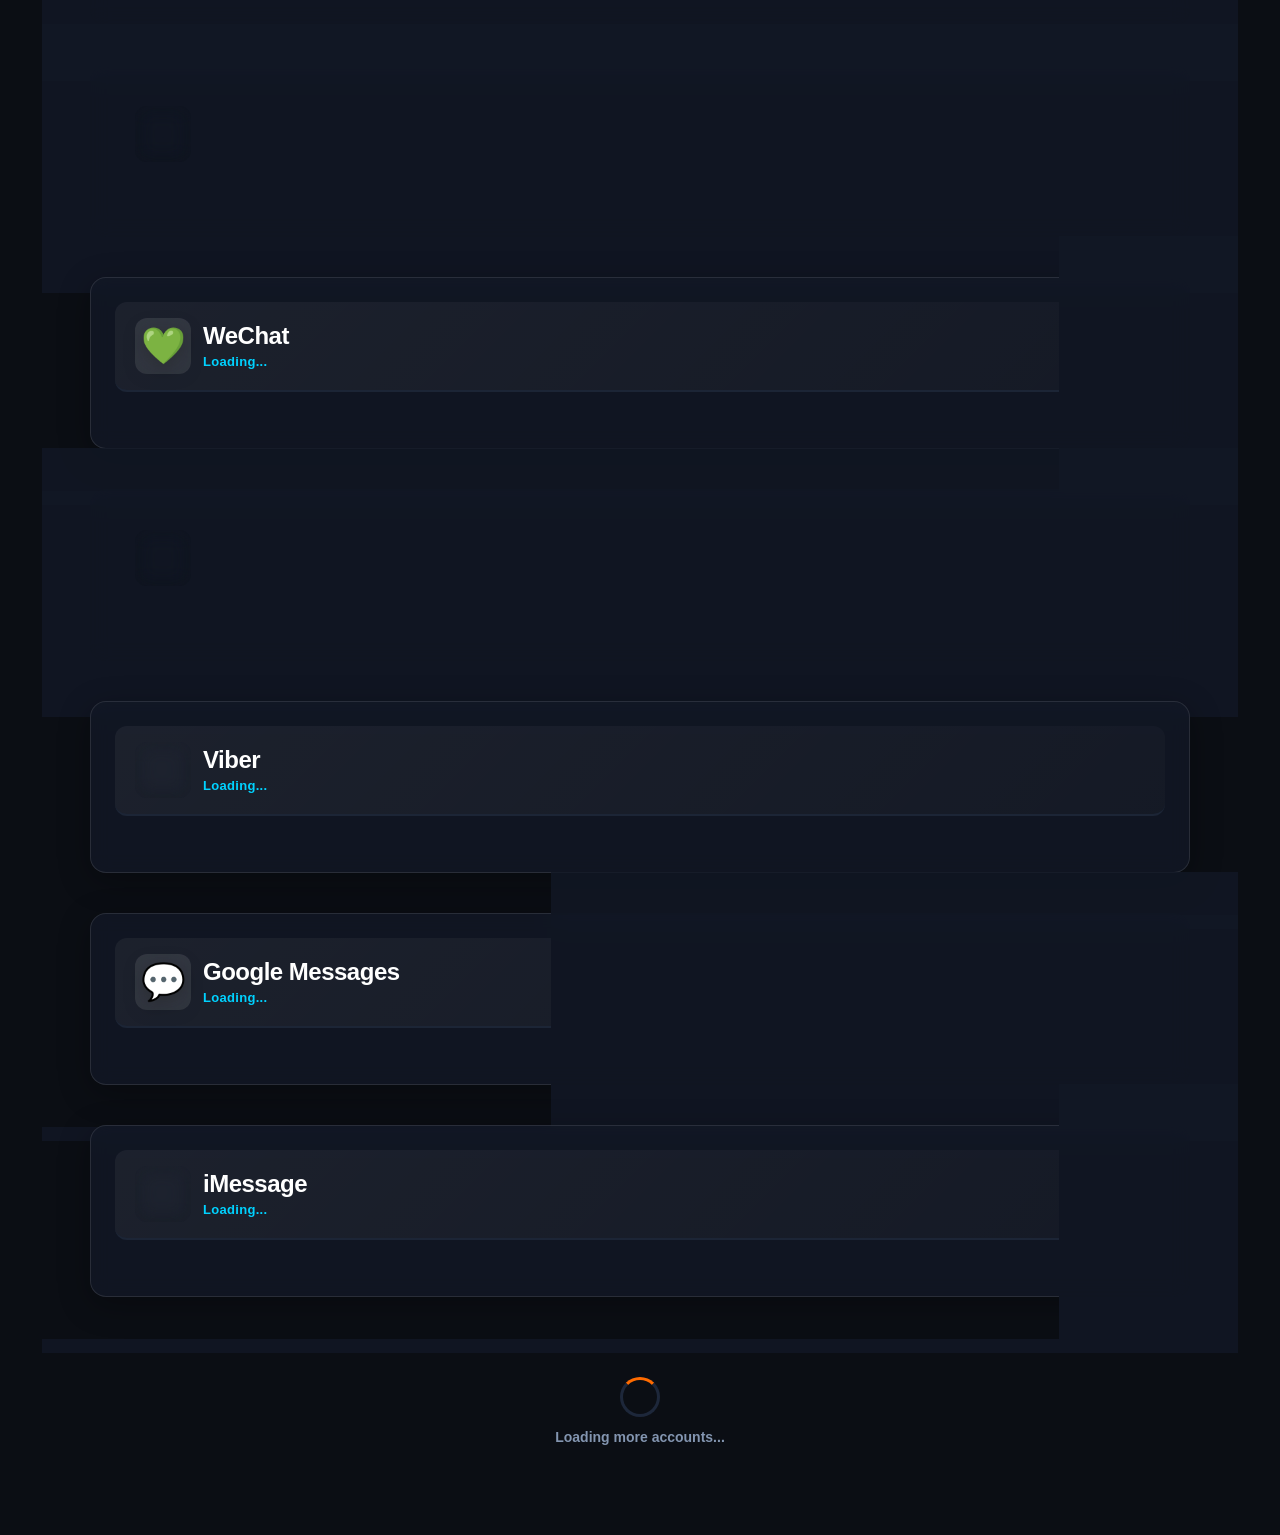
<file: showroom.html>
<!DOCTYPE html>
<html lang="en">
<head>
  <meta charset="UTF-8">
  <meta name="viewport" content="width=device-width, initial-scale=1.0">
  <title>Social Media Showroom | EveryHandle</title>
  <link rel="stylesheet" href="styles.css">
</head>
<body>
  <!-- NAVIGATION -->
  <nav class="navbar">
    <div class="brand-section">
      <a href="index.html" class="logo">EVERYHANDLE</a>
      <span class="verified-pill">SHOWROOM</span>
    </div>
    <div class="nav-links">
      <a href="index.html">Home</a>
      <a href="messaging.html">Messaging</a>
      <a href="services.html">Services</a>
      <a href="admin.html" class="btn-admin">Admin</a>
    </div>
  </nav>

  <!-- HERO SECTION -->
  <div class="showroom-hero">
    <h1 class="showroom-hero-title">Global Social Media Marketplace</h1>
    <p class="showroom-hero-subtitle">Premium accounts from 190+ countries • Instant delivery • Escrow protected</p>
  </div>

  <!-- FILTERS & SEARCH -->
  <div class="showroom-filters">
    <div class="filter-row">
      <input type="text" id="searchInput" class="search-box" placeholder="Search by platform, country, or account type...">
      <select id="countryFilter" class="filter-select">
        <option value="">All Countries</option>
      </select>
      <select id="platformFilter" class="filter-select">
        <option value="">All Platforms</option>
      </select>
    </div>
  </div>

  <!-- PLATFORM SECTIONS -->
  <main class="showroom-container">
    
    <!-- Facebook Pages Section -->
    <section class="platform-section" data-platform="facebook-pages">
      <div class="platform-header">
        <div class="platform-info">
          <span class="platform-icon">📘</span>
          <div>
            <h2 class="platform-name">Facebook Pages</h2>
            <p class="platform-count">Loading...</p>
          </div>
        </div>
      </div>
      <div class="listings-row" id="facebook-pages-listings"></div>
    </section>

    <!-- Normal Facebook Section -->
    <section class="platform-section" data-platform="facebook">
      <div class="platform-header">
        <div class="platform-info">
          <span class="platform-icon">📘</span>
          <div>
            <h2 class="platform-name">Facebook</h2>
            <p class="platform-count">Loading...</p>
          </div>
        </div>
      </div>
      <div class="listings-row" id="facebook-listings"></div>
    </section>

    <!-- Facebook Dating Section -->
    <section class="platform-section" data-platform="facebook-dating">
      <div class="platform-header">
        <div class="platform-info">
          <span class="platform-icon">💘</span>
          <div>
            <h2 class="platform-name">Facebook Dating</h2>
            <p class="platform-count">Loading...</p>
          </div>
        </div>
      </div>
      <div class="listings-row" id="facebook-dating-listings"></div>
    </section>

    <!-- TikTok Section -->
    <section class="platform-section" data-platform="tiktok">
      <div class="platform-header">
        <div class="platform-info">
          <span class="platform-icon">🎵</span>
          <div>
            <h2 class="platform-name">TikTok</h2>
            <p class="platform-count">Loading...</p>
          </div>
        </div>
      </div>
      <div class="listings-row" id="tiktok-listings"></div>
    </section>

    <!-- Instagram Section -->
    <section class="platform-section" data-platform="instagram">
      <div class="platform-header">
        <div class="platform-info">
          <span class="platform-icon">📷</span>
          <div>
            <h2 class="platform-name">Instagram</h2>
            <p class="platform-count">Loading...</p>
          </div>
        </div>
      </div>
      <div class="listings-row" id="instagram-listings"></div>
    </section>

    <!-- X (Twitter) Section -->
    <section class="platform-section" data-platform="x">
      <div class="platform-header">
        <div class="platform-info">
          <span class="platform-icon">𝕏</span>
          <div>
            <h2 class="platform-name">X (Twitter)</h2>
            <p class="platform-count">Loading...</p>
          </div>
        </div>
      </div>
      <div class="listings-row" id="x-listings"></div>
    </section>

    <!-- YouTube Section -->
    <section class="platform-section" data-platform="youtube">
      <div class="platform-header">
        <div class="platform-info">
          <span class="platform-icon">▶️</span>
          <div>
            <h2 class="platform-name">YouTube</h2>
            <p class="platform-count">Loading...</p>
          </div>
        </div>
      </div>
      <div class="listings-row" id="youtube-listings"></div>
    </section>

    <!-- Nextdoor Section -->
    <section class="platform-section" data-platform="nextdoor">
      <div class="platform-header">
        <div class="platform-info">
          <span class="platform-icon">🏘️</span>
          <div>
            <h2 class="platform-name">Nextdoor</h2>
            <p class="platform-count">Loading...</p>
          </div>
        </div>
      </div>
      <div class="listings-row" id="nextdoor-listings"></div>
    </section>

    <!-- Pinterest Section -->
    <section class="platform-section" data-platform="pinterest">
      <div class="platform-header">
        <div class="platform-info">
          <span class="platform-icon">📌</span>
          <div>
            <h2 class="platform-name">Pinterest</h2>
            <p class="platform-count">Loading...</p>
          </div>
        </div>
      </div>
      <div class="listings-row" id="pinterest-listings"></div>
    </section>

    <!-- Threads Section -->
    <section class="platform-section" data-platform="threads">
      <div class="platform-header">
        <div class="platform-info">
          <span class="platform-icon">🧵</span>
          <div>
            <h2 class="platform-name">Threads</h2>
            <p class="platform-count">Loading...</p>
          </div>
        </div>
      </div>
      <div class="listings-row" id="threads-listings"></div>
    </section>

    <!-- LinkedIn Section -->
    <section class="platform-section" data-platform="linkedin">
      <div class="platform-header">
        <div class="platform-info">
          <span class="platform-icon">💼</span>
          <div>
            <h2 class="platform-name">LinkedIn</h2>
            <p class="platform-count">Loading...</p>
          </div>
        </div>
      </div>
      <div class="listings-row" id="linkedin-listings"></div>
    </section>

    <!-- Reddit Section -->
    <section class="platform-section" data-platform="reddit">
      <div class="platform-header">
        <div class="platform-icon">🤖</span>
          <div>
            <h2 class="platform-name">Reddit</h2>
            <p class="platform-count">Loading...</p>
          </div>
        </div>
      </div>
      <div class="listings-row" id="reddit-listings"></div>
    </section>

    <!-- Snapchat Section -->
    <section class="platform-section" data-platform="snapchat">
      <div class="platform-header">
        <div class="platform-info">
          <span class="platform-icon">👻</span>
          <div>
            <h2 class="platform-name">Snapchat</h2>
            <p class="platform-count">Loading...</p>
          </div>
        </div>
      </div>
      <div class="listings-row" id="snapchat-listings"></div>
    </section>

    <!-- Lemon8 Section -->
    <section class="platform-section" data-platform="lemon8">
      <div class="platform-header">
        <div class="platform-info">
          <span class="platform-icon">🍋</span>
          <div>
            <h2 class="platform-name">Lemon8</h2>
            <p class="platform-count">Loading...</p>
          </div>
        </div>
      </div>
      <div class="listings-row" id="lemon8-listings"></div>
    </section>

    <!-- Tumblr Section -->
    <section class="platform-section" data-platform="tumblr">
      <div class="platform-header">
        <div class="platform-info">
          <span class="platform-icon">📝</span>
          <div>
            <h2 class="platform-name">Tumblr</h2>
            <p class="platform-count">Loading...</p>
          </div>
        </div>
      </div>
      <div class="listings-row" id="tumblr-listings"></div>
    </section>

    <!-- Bluesky Section -->
    <section class="platform-section" data-platform="bluesky">
      <div class="platform-header">
        <div class="platform-info">
          <span class="platform-icon">🦋</span>
          <div>
            <h2 class="platform-name">Bluesky</h2>
            <p class="platform-count">Loading...</p>
          </div>
        </div>
      </div>
      <div class="listings-row" id="bluesky-listings"></div>
    </section>

    <!-- Telegram Section -->
    <section class="platform-section" data-platform="telegram">
      <div class="platform-header">
        <div class="platform-info">
          <span class="platform-icon">✈️</span>
          <div>
            <h2 class="platform-name">Telegram</h2>
            <p class="platform-count">Loading...</p>
          </div>
        </div>
      </div>
      <div class="listings-row" id="telegram-listings"></div>
    </section>

    <!-- WhatsApp Section -->
    <section class="platform-section" data-platform="whatsapp">
      <div class="platform-header">
        <div class="platform-info">
          <span class="platform-icon">💬</span>
          <div>
            <h2 class="platform-name">WhatsApp</h2>
            <p class="platform-count">Loading...</p>
          </div>
        </div>
      </div>
      <div class="listings-row" id="whatsapp-listings"></div>
    </section>

    <!-- Services Section -->
    <section class="platform-section" data-platform="services">
      <div class="platform-header">
        <div class="platform-info">
          <span class="platform-icon">⚡</span>
          <div>
            <h2 class="platform-name">Services</h2>
            <p class="platform-count">Loading...</p>
          </div>
        </div>
      </div>
      <div class="listings-row" id="services-listings"></div>
    </section>

    <!-- Discord Section -->
    <section class="platform-section" data-platform="discord">
      <div class="platform-header">
        <div class="platform-info">
          <span class="platform-icon">🎮</span>
          <div>
            <h2 class="platform-name">Discord</h2>
            <p class="platform-count">Loading...</p>
          </div>
        </div>
      </div>
      <div class="listings-row" id="discord-listings"></div>
    </section>

    <!-- Signal Section -->
    <section class="platform-section" data-platform="signal">
      <div class="platform-header">
        <div class="platform-info">
          <span class="platform-icon">🔒</span>
          <div>
            <h2 class="platform-name">Signal</h2>
            <p class="platform-count">Loading...</p>
          </div>
        </div>
      </div>
      <div class="listings-row" id="signal-listings"></div>
    </section>

    <!-- Messenger Section -->
    <section class="platform-section" data-platform="messenger">
      <div class="platform-header">
        <div class="platform-info">
          <span class="platform-icon">💭</span>
          <div>
            <h2 class="platform-name">Messenger</h2>
            <p class="platform-count">Loading...</p>
          </div>
        </div>
      </div>
      <div class="listings-row" id="messenger-listings"></div>
    </section>

    <!-- WeChat Section -->
    <section class="platform-section" data-platform="wechat">
      <div class="platform-header">
        <div class="platform-info">
          <span class="platform-icon">💚</span>
          <div>
            <h2 class="platform-name">WeChat</h2>
            <p class="platform-count">Loading...</p>
          </div>
        </div>
      </div>
      <div class="listings-row" id="wechat-listings"></div>
    </section>

    <!-- LINE Section -->
    <section class="platform-section" data-platform="line">
      <div class="platform-header">
        <div class="platform-info">
          <span class="platform-icon">🟢</span>
          <div>
            <h2 class="platform-name">LINE</h2>
            <p class="platform-count">Loading...</p>
          </div>
        </div>
      </div>
      <div class="listings-row" id="line-listings"></div>
    </section>

    <!-- Viber Section -->
    <section class="platform-section" data-platform="viber">
      <div class="platform-header">
        <div class="platform-info">
          <span class="platform-icon">🟣</span>
          <div>
            <h2 class="platform-name">Viber</h2>
            <p class="platform-count">Loading...</p>
          </div>
        </div>
      </div>
      <div class="listings-row" id="viber-listings"></div>
    </section>

    <!-- Google Messages Section -->
    <section class="platform-section" data-platform="google-messages">
      <div class="platform-header">
        <div class="platform-info">
          <span class="platform-icon">💬</span>
          <div>
            <h2 class="platform-name">Google Messages</h2>
            <p class="platform-count">Loading...</p>
          </div>
        </div>
      </div>
      <div class="listings-row" id="google-messages-listings"></div>
    </section>

    <!-- iMessage Section -->
    <section class="platform-section" data-platform="imessage">
      <div class="platform-header">
        <div class="platform-info">
          <span class="platform-icon">🍎</span>
          <div>
            <h2 class="platform-name">iMessage</h2>
            <p class="platform-count">Loading...</p>
          </div>
        </div>
      </div>
      <div class="listings-row" id="imessage-listings"></div>
    </section>

  </main>

  <!-- LOADING INDICATOR -->
  <div class="loading-indicator" id="loadingIndicator">
    <div class="spinner"></div>
    <p>Loading more accounts...</p>
  </div>

  <!-- PAYMENT MODAL -->
  <div class="modal" id="paymentModal">
    <div class="modal-content">
      <div class="modal-header">
        <h2>Complete Purchase</h2>
        <button class="modal-close" onclick="closePaymentModal()">&times;</button>
      </div>
      <div class="modal-body">
        <div class="purchase-summary" id="purchaseSummary"></div>
        <div class="payment-form">
          <h3>Payment Details</h3>
          <input type="text" placeholder="Card Number" class="payment-input">
          <div class="payment-row">
            <input type="text" placeholder="MM/YY" class="payment-input">
            <input type="text" placeholder="CVV" class="payment-input">
          </div>
          <input type="text" placeholder="Cardholder Name" class="payment-input">
          <button class="btn-pay" onclick="processPayment()">Pay Now</button>
        </div>
      </div>
    </div>
  </div>

  <!-- SUCCESS MODAL -->
  <div class="modal" id="successModal">
    <div class="modal-content success">
      <div class="modal-header">
        <h2>✅ Purchase Successful!</h2>
      </div>
      <div class="modal-body">
        <p class="success-message">Your account details have been sent to your email.</p>
        <div class="account-details" id="accountDetails"></div>
        <button class="btn-close-modal" onclick="closeSuccessModal()">Close</button>
      </div>
    </div>
  </div>

  <script src="showroom.js"></script>
</body>
</html>
</file>
<file: styles.css>
/* ============================================
   EVERYHANDLE MARKETPLACE - GLOBAL STYLES
   ============================================ */

/* RESET & BASE SETUP */
* {
  box-sizing: border-box;
  margin: 0;
  padding: 0;
  font-family: -apple-system, BlinkMacSystemFont, "Segoe UI", Roboto, Helvetica, Arial, sans-serif;
}

:root {
  --primary-orange: #ff6b00;
  --primary-gradient: linear-gradient(90deg, #ff5500 0%, #ff8800 100%);
  --bg-dark: #0b0e14;
  --bg-card: #121826;
  --bg-card-hover: #172033;
  --border-color: #1d273a;
  --border-light: #1c2536;
  --text-primary: #ffffff;
  --text-secondary: #94a3b8;
  --text-muted: #8395b0;
  --accent-cyan: #00d2ff;
  --accent-orange: #ff6b00;
  --glass-bg: rgba(18, 24, 38, 0.8);
  --glass-border: rgba(255, 255, 255, 0.1);
}

body {
  background-color: var(--bg-dark);
  color: var(--text-primary);
  padding-bottom: 50px;
  min-height: 100vh;
}

/* NAVIGATION */
.navbar {
  background: var(--bg-card);
  padding: 16px 20px;
  border-bottom: 1px solid var(--border-light);
  position: sticky;
  top: 0;
  z-index: 100;
  display: flex;
  justify-content: space-between;
  align-items: center;
  width: 100%;
  backdrop-filter: blur(10px);
}

.brand-section {
  display: flex;
  align-items: center;
  gap: 10px;
}

.logo {
  font-size: 20px;
  font-weight: 900;
  letter-spacing: 1px;
  color: var(--text-primary);
  text-decoration: none;
  transition: color 0.3s ease;
}

.logo:hover {
  color: var(--accent-orange);
}

.verified-pill {
  background: rgba(0, 210, 255, 0.15);
  color: var(--accent-cyan);
  border: 1px solid rgba(0, 210, 255, 0.4);
  font-size: 11px;
  font-weight: 800;
  padding: 3px 8px;
  border-radius: 4px;
  letter-spacing: 0.5px;
}

.nav-links {
  display: flex;
  align-items: center;
  gap: 16px;
  font-size: 14px;
}

.nav-links a {
  color: var(--text-secondary);
  text-decoration: none;
  font-weight: 600;
  transition: color 0.3s ease;
}

.nav-links a:hover {
  color: var(--text-primary);
}

.btn-admin {
  color: var(--accent-orange) !important;
  border: 1px solid rgba(255, 107, 0, 0.3);
  padding: 7px 16px;
  border-radius: 6px;
  background: rgba(255, 107, 0, 0.08);
  font-weight: 700;
  font-size: 13px;
}

.btn-admin:hover {
  background: rgba(255, 107, 0, 0.15);
}

/* HERO SECTION */
.showroom-hero {
  max-width: 1100px;
  margin: 16px 12px;
  background: linear-gradient(180deg, #131a29 0%, #0e1422 100%);
  border: 1px solid var(--border-color);
  border-radius: 14px;
  padding: 28px 18px;
  text-align: center;
  box-shadow: 0 10px 30px rgba(0, 0, 0, 0.5);
}

.showroom-hero-title {
  font-size: 28px;
  font-weight: 900;
  line-height: 1.3;
  margin-bottom: 14px;
  color: var(--text-primary);
}

.showroom-hero-subtitle {
  color: var(--text-secondary);
  font-size: 14px;
  line-height: 1.6;
  margin: 0 auto;
}

/* FILTERS & SEARCH */
.showroom-filters {
  max-width: 1100px;
  margin: 0 12px 20px 12px;
  background: var(--bg-card);
  border: 1px solid var(--border-light);
  border-radius: 12px;
  padding: 16px;
}

.filter-row {
  display: flex;
  flex-direction: column;
  gap: 12px;
}

.search-box {
  width: 100%;
  padding: 14px 16px;
  border-radius: 8px;
  background-color: #171f30;
  border: 1px solid #232e46;
  color: var(--text-primary);
  font-size: 15px;
  outline: none;
  transition: border-color 0.3s ease;
}

.search-box:focus {
  border-color: var(--accent-orange);
}

.search-box::placeholder {
  color: var(--text-muted);
}

.filter-select {
  background: #171f30;
  border: 1px solid #2d3b54;
  color: var(--accent-cyan);
  font-size: 14px;
  font-weight: 700;
  padding: 12px;
  border-radius: 8px;
  outline: none;
  cursor: pointer;
  width: 100%;
  transition: border-color 0.3s ease;
}

.filter-select:focus {
  border-color: var(--accent-orange);
}

.filter-select option {
  background: var(--bg-card);
  color: var(--text-primary);
  font-size: 14px;
  padding: 8px;
}

/* SHOWROOM CONTAINER */
.showroom-container {
  max-width: 1100px;
  margin: 0 12px;
}

/* PLATFORM SECTIONS */
.platform-section {
  margin-bottom: 40px;
  background: var(--glass-bg);
  border: 1px solid var(--glass-border);
  border-radius: 16px;
  padding: 24px;
  backdrop-filter: blur(10px);
  animation: fadeInUp 0.5s ease;
  box-shadow: 0 8px 32px rgba(0, 0, 0, 0.3);
}

@keyframes fadeInUp {
  from {
    opacity: 0;
    transform: translateY(20px);
  }
  to {
    opacity: 1;
    transform: translateY(0);
  }
}

.platform-header {
  display: flex;
  justify-content: space-between;
  align-items: center;
  margin-bottom: 20px;
  padding-bottom: 16px;
  border-bottom: 2px solid var(--border-light);
  background: linear-gradient(135deg, rgba(255, 255, 255, 0.05) 0%, rgba(255, 255, 255, 0.02) 100%);
  padding: 16px 20px;
  border-radius: 12px;
}

.platform-info {
  display: flex;
  align-items: center;
  gap: 12px;
}

.platform-icon {
  font-size: 36px;
  filter: drop-shadow(0 4px 8px rgba(0, 0, 0, 0.4));
  display: flex;
  align-items: center;
  justify-content: center;
  width: 56px;
  height: 56px;
  background: rgba(255, 255, 255, 0.1);
  border-radius: 12px;
  backdrop-filter: blur(10px);
}

.platform-name {
  font-size: 24px;
  font-weight: 800;
  color: var(--text-primary);
  margin-bottom: 4px;
  letter-spacing: -0.5px;
}

.platform-count {
  font-size: 13px;
  color: var(--accent-cyan);
  font-weight: 700;
  letter-spacing: 0.3px;
}

/* LISTINGS ROW (Horizontal Scroll) */
.listings-row {
  display: flex;
  gap: 16px;
  overflow-x: auto;
  padding-bottom: 12px;
  scrollbar-width: thin;
  scrollbar-color: var(--accent-orange) transparent;
  scroll-behavior: smooth;
  scroll-snap-type: x mandatory;
}

.listings-row::-webkit-scrollbar {
  height: 8px;
}

.listings-row::-webkit-scrollbar-track {
  background: transparent;
}

.listings-row::-webkit-scrollbar-thumb {
  background: var(--accent-orange);
  border-radius: 4px;
}

.listings-row::-webkit-scrollbar-thumb:hover {
  background: #ff8800;
}

/* ACCOUNT CARDS */
.account-card {
  flex: 0 0 300px;
  background: linear-gradient(135deg, var(--bg-card) 0%, rgba(18, 24, 38, 0.95) 100%);
  border: 1px solid var(--border-color);
  border-radius: 16px;
  padding: 20px;
  transition: all 0.4s cubic-bezier(0.4, 0, 0.2, 1);
  position: relative;
  overflow: hidden;
  box-shadow: 0 4px 16px rgba(0, 0, 0, 0.2);
  scroll-snap-align: start;
}

.account-card::before {
  content: '';
  position: absolute;
  top: 0;
  left: 0;
  right: 0;
  height: 4px;
  background: var(--primary-gradient);
  opacity: 0;
  transition: opacity 0.4s ease;
  border-radius: 16px 16px 0 0;
}

.account-card:hover {
  transform: translateY(-8px);
  border-color: var(--accent-orange);
  box-shadow: 0 12px 32px rgba(255, 107, 0, 0.3), 0 4px 16px rgba(0, 0, 0, 0.4);
}

.account-card:hover::before {
  opacity: 1;
}

.card-top {
  display: flex;
  justify-content: space-between;
  align-items: center;
  margin-bottom: 12px;
}

.badge-platform {
  background: rgba(255, 255, 255, 0.1);
  color: var(--text-primary);
  font-size: 11px;
  font-weight: 700;
  padding: 3px 8px;
  border-radius: 4px;
  text-transform: uppercase;
  letter-spacing: 0.5px;
}

.badge-available {
  background: rgba(0, 210, 255, 0.15);
  color: var(--accent-cyan);
  border: 1px solid rgba(0, 210, 255, 0.3);
  font-size: 10px;
  font-weight: 700;
  padding: 2px 6px;
  border-radius: 3px;
}

.badge-sold {
  background: rgba(239, 68, 68, 0.15);
  color: #ef4444;
  border: 1px solid rgba(239, 68, 68, 0.3);
  font-size: 10px;
  font-weight: 700;
  padding: 2px 6px;
  border-radius: 3px;
}

.badge-verified {
  background: rgba(0, 210, 255, 0.15);
  color: var(--accent-cyan);
  border: 1px solid rgba(0, 210, 255, 0.3);
  font-size: 10px;
  font-weight: 700;
  padding: 2px 6px;
  border-radius: 3px;
}

.card-image {
  width: 100%;
  height: 160px;
  object-fit: cover;
  border-radius: 12px;
  margin-bottom: 14px;
  background: linear-gradient(135deg, #1a2334 0%, #0f1420 100%);
  box-shadow: 0 4px 12px rgba(0, 0, 0, 0.3);
}

.card-title {
  font-size: 17px;
  font-weight: 800;
  margin-bottom: 6px;
  color: var(--text-primary);
  letter-spacing: -0.3px;
}

.card-sub {
  font-size: 13px;
  color: var(--text-muted);
  margin-bottom: 14px;
  line-height: 1.5;
  font-weight: 500;
}

.card-meta {
  display: flex;
  flex-direction: column;
  gap: 8px;
  margin-bottom: 14px;
  padding: 12px;
  background: rgba(0, 0, 0, 0.25);
  border-radius: 10px;
  font-size: 12px;
  border: 1px solid rgba(255, 255, 255, 0.05);
}

.meta-item {
  display: flex;
  justify-content: space-between;
  color: var(--text-secondary);
  line-height: 1.4;
}

.meta-label {
  font-weight: 600;
  color: var(--text-muted);
}

.meta-value {
  color: var(--text-primary);
  font-weight: 700;
}

.card-bottom {
  display: flex;
  justify-content: space-between;
  align-items: center;
  border-top: 1px solid var(--border-light);
  padding-top: 14px;
  gap: 12px;
}

.card-price {
  font-size: 22px;
  font-weight: 900;
  color: var(--accent-orange);
  text-shadow: 0 2px 8px rgba(255, 107, 0, 0.3);
  letter-spacing: -0.5px;
}

.btn-buy {
  background: var(--primary-gradient);
  color: var(--text-primary);
  border: none;
  padding: 10px 24px;
  border-radius: 8px;
  font-size: 13px;
  font-weight: 800;
  cursor: pointer;
  text-transform: uppercase;
  letter-spacing: 0.5px;
  transition: all 0.3s cubic-bezier(0.4, 0, 0.2, 1);
  box-shadow: 0 4px 12px rgba(255, 85, 0, 0.3);
  white-space: nowrap;
}

.btn-buy:hover {
  transform: translateY(-2px) scale(1.05);
  box-shadow: 0 8px 20px rgba(255, 85, 0, 0.5);
}

.btn-buy:disabled {
  background: linear-gradient(135deg, #4b5563 0%, #374151 100%);
  cursor: not-allowed;
  box-shadow: none;
  opacity: 0.6;
}

.btn-favorite {
  background: transparent;
  border: 1px solid var(--border-color);
  color: var(--text-secondary);
  width: 36px;
  height: 36px;
  border-radius: 50%;
  cursor: pointer;
  font-size: 16px;
  transition: all 0.3s ease;
  display: flex;
  align-items: center;
  justify-content: center;
}

.btn-favorite:hover {
  border-color: #ef4444;
  color: #ef4444;
  transform: scale(1.1);
}

.btn-favorite.active {
  background: rgba(239, 68, 68, 0.15);
  border-color: #ef4444;
  color: #ef4444;
}

/* LOADING INDICATOR */
.loading-indicator {
  text-align: center;
  padding: 40px 20px;
  display: none;
}

.loading-indicator.active {
  display: block;
}

.spinner {
  width: 40px;
  height: 40px;
  border: 3px solid var(--border-color);
  border-top-color: var(--accent-orange);
  border-radius: 50%;
  animation: spin 0.8s linear infinite;
  margin: 0 auto 12px;
}

@keyframes spin {
  to {
    transform: rotate(360deg);
  }
}

.loading-indicator p {
  color: var(--text-muted);
  font-size: 14px;
  font-weight: 600;
}

/* MODALS */
.modal {
  display: none;
  position: fixed;
  top: 0;
  left: 0;
  width: 100%;
  height: 100%;
  background: rgba(0, 0, 0, 0.8);
  backdrop-filter: blur(5px);
  z-index: 1000;
  justify-content: center;
  align-items: center;
  padding: 20px;
}

.modal.active {
  display: flex;
  animation: fadeIn 0.3s ease;
}

@keyframes fadeIn {
  from {
    opacity: 0;
  }
  to {
    opacity: 1;
  }
}

.modal-content {
  background: var(--bg-card);
  border: 1px solid var(--border-color);
  border-radius: 14px;
  max-width: 500px;
  width: 100%;
  max-height: 90vh;
  overflow-y: auto;
  animation: slideUp 0.3s ease;
}

@keyframes slideUp {
  from {
    transform: translateY(30px);
    opacity: 0;
  }
  to {
    transform: translateY(0);
    opacity: 1;
  }
}

.modal-content.success {
  border-color: rgba(0, 210, 255, 0.3);
}

.modal-header {
  display: flex;
  justify-content: space-between;
  align-items: center;
  padding: 20px 24px;
  border-bottom: 1px solid var(--border-light);
}

.modal-header h2 {
  font-size: 20px;
  font-weight: 800;
  color: var(--text-primary);
}

.modal-close {
  background: transparent;
  border: none;
  color: var(--text-secondary);
  font-size: 28px;
  cursor: pointer;
  width: 32px;
  height: 32px;
  display: flex;
  align-items: center;
  justify-content: center;
  border-radius: 4px;
  transition: all 0.3s ease;
}

.modal-close:hover {
  background: rgba(255, 255, 255, 0.1);
  color: var(--text-primary);
}

.modal-body {
  padding: 24px;
}

.purchase-summary {
  background: rgba(0, 0, 0, 0.2);
  border: 1px solid var(--border-light);
  border-radius: 8px;
  padding: 16px;
  margin-bottom: 20px;
}

.summary-item {
  display: flex;
  justify-content: space-between;
  margin-bottom: 8px;
  font-size: 14px;
}

.summary-item:last-child {
  margin-bottom: 0;
  padding-top: 8px;
  border-top: 1px solid var(--border-light);
  font-weight: 800;
  font-size: 16px;
  color: var(--accent-orange);
}

.payment-form h3 {
  font-size: 16px;
  font-weight: 700;
  margin-bottom: 16px;
  color: var(--text-primary);
}

.payment-input {
  width: 100%;
  padding: 12px 16px;
  border-radius: 8px;
  background: #171f30;
  border: 1px solid #232e46;
  color: var(--text-primary);
  font-size: 14px;
  margin-bottom: 12px;
  outline: none;
  transition: border-color 0.3s ease;
}

.payment-input:focus {
  border-color: var(--accent-orange);
}

.payment-row {
  display: grid;
  grid-template-columns: 1fr 1fr;
  gap: 12px;
}

.btn-pay {
  width: 100%;
  background: var(--primary-gradient);
  color: var(--text-primary);
  border: none;
  padding: 14px;
  border-radius: 8px;
  font-size: 14px;
  font-weight: 800;
  cursor: pointer;
  text-transform: uppercase;
  letter-spacing: 0.5px;
  margin-top: 8px;
  transition: all 0.3s ease;
  box-shadow: 0 4px 12px rgba(255, 85, 0, 0.3);
}

.btn-pay:hover {
  transform: translateY(-2px);
  box-shadow: 0 6px 16px rgba(255, 85, 0, 0.5);
}

.success-message {
  text-align: center;
  color: var(--accent-cyan);
  font-size: 16px;
  font-weight: 600;
  margin-bottom: 20px;
}

.account-details {
  background: rgba(0, 0, 0, 0.2);
  border: 1px solid var(--border-light);
  border-radius: 8px;
  padding: 16px;
  margin-bottom: 20px;
  font-size: 14px;
  line-height: 1.6;
}

.account-details p {
  margin-bottom: 8px;
}

.account-details strong {
  color: var(--accent-orange);
}

.btn-close-modal {
  width: 100%;
  background: transparent;
  border: 1px solid var(--border-color);
  color: var(--text-primary);
  padding: 12px;
  border-radius: 8px;
  font-size: 14px;
  font-weight: 700;
  cursor: pointer;
  transition: all 0.3s ease;
}

.btn-close-modal:hover {
  background: rgba(255, 255, 255, 0.05);
  border-color: var(--accent-orange);
}

/* ADMIN STYLES */
.admin-login {
  display: flex;
  justify-content: center;
  align-items: center;
  min-height: calc(100vh - 80px);
  padding: 20px;
}

.login-card {
  background: var(--bg-card);
  border: 1px solid var(--border-color);
  border-radius: 14px;
  padding: 40px;
  max-width: 400px;
  width: 100%;
  text-align: center;
  box-shadow: 0 10px 30px rgba(0, 0, 0, 0.5);
}

.login-card h1 {
  font-size: 24px;
  font-weight: 800;
  margin-bottom: 8px;
  color: var(--text-primary);
}

.login-card p {
  color: var(--text-muted);
  font-size: 14px;
  margin-bottom: 24px;
}

.admin-input {
  width: 100%;
  padding: 12px 16px;
  border-radius: 8px;
  background: #171f30;
  border: 1px solid #232e46;
  color: var(--text-primary);
  font-size: 14px;
  margin-bottom: 12px;
  outline: none;
  transition: border-color 0.3s ease;
}

.admin-input:focus {
  border-color: var(--accent-orange);
}

.btn-login {
  width: 100%;
  background: var(--primary-gradient);
  color: var(--text-primary);
  border: none;
  padding: 14px;
  border-radius: 8px;
  font-size: 14px;
  font-weight: 800;
  cursor: pointer;
  text-transform: uppercase;
  letter-spacing: 0.5px;
  margin-top: 8px;
  transition: all 0.3s ease;
}

.btn-login:hover {
  transform: translateY(-2px);
  box-shadow: 0 6px 16px rgba(255, 85, 0, 0.5);
}

.login-hint {
  margin-top: 16px;
  font-size: 12px;
  color: var(--text-muted);
  font-style: italic;
}

/* ADMIN DASHBOARD */
.admin-dashboard {
  max-width: 1200px;
  margin: 0 auto;
  padding: 20px;
}

.admin-stats {
  display: grid;
  grid-template-columns: repeat(auto-fit, minmax(200px, 1fr));
  gap: 16px;
  margin-bottom: 32px;
}

.stat-card {
  background: var(--bg-card);
  border: 1px solid var(--border-color);
  border-radius: 12px;
  padding: 20px;
  text-align: center;
  transition: all 0.3s ease;
}

.stat-card:hover {
  border-color: var(--accent-orange);
  transform: translateY(-2px);
}

.stat-card h3 {
  font-size: 14px;
  font-weight: 600;
  color: var(--text-muted);
  margin-bottom: 8px;
  text-transform: uppercase;
  letter-spacing: 0.5px;
}

.stat-number {
  font-size: 32px;
  font-weight: 800;
  color: var(--accent-orange);
}

/* ADMIN SECTIONS */
.admin-section {
  background: var(--bg-card);
  border: 1px solid var(--border-color);
  border-radius: 12px;
  padding: 24px;
  margin-bottom: 24px;
}

.admin-section-title {
  font-size: 20px;
  font-weight: 800;
  margin-bottom: 20px;
  color: var(--text-primary);
}

.listing-form {
  display: flex;
  flex-direction: column;
  gap: 16px;
}

.form-row {
  display: grid;
  grid-template-columns: 1fr;
  gap: 16px;
}

.form-group {
  display: flex;
  flex-direction: column;
  gap: 6px;
}

.form-group label {
  font-size: 13px;
  font-weight: 700;
  color: var(--text-secondary);
  text-transform: uppercase;
  letter-spacing: 0.5px;
}

.form-input {
  padding: 12px 16px;
  border-radius: 8px;
  background: #171f30;
  border: 1px solid #232e46;
  color: var(--text-primary);
  font-size: 14px;
  outline: none;
  transition: border-color 0.3s ease;
}

.form-input:focus {
  border-color: var(--accent-orange);
}

.form-textarea {
  min-height: 100px;
  resize: vertical;
  font-family: inherit;
}

.btn-add {
  background: var(--primary-gradient);
  color: var(--text-primary);
  border: none;
  padding: 14px 24px;
  border-radius: 8px;
  font-size: 14px;
  font-weight: 800;
  cursor: pointer;
  text-transform: uppercase;
  letter-spacing: 0.5px;
  transition: all 0.3s ease;
  box-shadow: 0 4px 12px rgba(255, 85, 0, 0.3);
}

.btn-add:hover {
  transform: translateY(-2px);
  box-shadow: 0 6px 16px rgba(255, 85, 0, 0.5);
}

/* LISTINGS TABLE */
.listings-table-container {
  overflow-x: auto;
  border-radius: 8px;
  border: 1px solid var(--border-color);
}

.listings-table {
  width: 100%;
  border-collapse: collapse;
  font-size: 14px;
}

.listings-table thead {
  background: rgba(0, 0, 0, 0.2);
}

.listings-table th {
  padding: 12px 16px;
  text-align: left;
  font-weight: 700;
  color: var(--text-secondary);
  text-transform: uppercase;
  font-size: 12px;
  letter-spacing: 0.5px;
  border-bottom: 1px solid var(--border-color);
}

.listings-table td {
  padding: 12px 16px;
  border-bottom: 1px solid var(--border-light);
  color: var(--text-primary);
}

.listings-table tbody tr {
  transition: background 0.3s ease;
}

.listings-table tbody tr:hover {
  background: rgba(255, 255, 255, 0.02);
}

.no-data {
  text-align: center;
  color: var(--text-muted);
  padding: 40px !important;
  font-style: italic;
}

.btn-edit,
.btn-delete {
  padding: 6px 12px;
  border-radius: 4px;
  font-size: 12px;
  font-weight: 700;
  cursor: pointer;
  border: none;
  margin-right: 6px;
  transition: all 0.3s ease;
}

.btn-edit {
  background: rgba(0, 210, 255, 0.15);
  color: var(--accent-cyan);
  border: 1px solid rgba(0, 210, 255, 0.3);
}

.btn-edit:hover {
  background: rgba(0, 210, 255, 0.25);
}

.btn-delete {
  background: rgba(239, 68, 68, 0.15);
  color: #ef4444;
  border: 1px solid rgba(239, 68, 68, 0.3);
}

.btn-delete:hover {
  background: rgba(239, 68, 68, 0.25);
}

/* RESPONSIVE DESIGN */
@media (min-width: 768px) {
  .navbar {
    padding: 18px 5%;
  }

  .showroom-hero {
    margin: 24px auto;
    padding: 44px 32px;
  }

  .showroom-hero-title {
    font-size: 42px;
  }

  .showroom-hero-subtitle {
    font-size: 16px;
  }

  .showroom-filters {
    margin: 0 auto 24px;
  }

  .filter-row {
    flex-direction: row;
  }

  .search-box {
    flex: 1;
  }

  .filter-select {
    width: auto;
    min-width: 180px;
  }

  .showroom-container {
    margin: 0 auto;
  }

  .listings-row {
    flex-wrap: nowrap;
  }

  .account-card {
    flex: 0 0 300px;
  }

  .form-row {
    grid-template-columns: 1fr 1fr;
  }

  .admin-stats {
    grid-template-columns: repeat(4, 1fr);
  }
}

@media (min-width: 1024px) {
  .showroom-hero-title {
    font-size: 48px;
  }

  .account-card {
    flex: 0 0 320px;
  }
}

/* SCROLLBAR STYLING */
::-webkit-scrollbar {
  width: 8px;
  height: 8px;
}

::-webkit-scrollbar-track {
  background: var(--bg-dark);
}

::-webkit-scrollbar-thumb {
  background: var(--accent-orange);
  border-radius: 4px;
}

::-webkit-scrollbar-thumb:hover {
  background: #ff8800;
}

/* UTILITY CLASSES */
.text-center {
  text-align: center;
}

.mb-20 {
  margin-bottom: 20px;
}

.mt-20 {
  margin-top: 20px;
}

.hidden {
  display: none !important;
}

/* ANIMATIONS */
@keyframes pulse {
  0%, 100% {
    opacity: 1;
  }
  50% {
    opacity: 0.5;
  }
}

.pulse {
  animation: pulse 2s ease-in-out infinite;
}

@keyframes shimmer {
  0% {
    background-position: -1000px 0;
  }
  100% {
    background-position: 1000px 0;
  }
}

.skeleton {
  background: linear-gradient(90deg, #121826 0%, #1a2334 50%, #121826 100%);
  background-size: 1000px 100%;
  animation: shimmer 2s infinite;
}
</file>
<file: payment.css>
/* ============================================
   K.C.O. GLOBE MARKETPLACE - PAYMENT PAGE STYLES
   Luxury Glassmorphism Design
   ============================================ */

/* RESET & BASE SETUP */
* {
  box-sizing: border-box;
  margin: 0;
  padding: 0;
  font-family: -apple-system, BlinkMacSystemFont, "Segoe UI", Roboto, Helvetica, Arial, sans-serif;
}

:root {
  --primary-orange: #ff6b00;
  --primary-gradient: linear-gradient(90deg, #ff5500 0%, #ff8800 100%);
  --bg-dark: #0b0e14;
  --bg-card: #121826;
  --bg-card-hover: #172033;
  --border-color: #1d273a;
  --border-light: #1c2536;
  --text-primary: #ffffff;
  --text-secondary: #94a3b8;
  --text-muted: #8395b0;
  --accent-cyan: #00d2ff;
  --accent-orange: #ff6b00;
  --glass-bg: rgba(18, 24, 38, 0.8);
  --glass-border: rgba(255, 255, 255, 0.1);
  --success-green: #10b981;
  --error-red: #ef4444;
}

body {
  background-color: var(--bg-dark);
  color: var(--text-primary);
  padding-bottom: 50px;
  min-height: 100vh;
}

/* NAVIGATION */
.navbar {
  background: var(--bg-card);
  padding: 16px 20px;
  border-bottom: 1px solid var(--border-light);
  position: sticky;
  top: 0;
  z-index: 100;
  display: flex;
  justify-content: space-between;
  align-items: center;
  width: 100%;
  backdrop-filter: blur(10px);
}

.brand-section {
  display: flex;
  align-items: center;
  gap: 10px;
}

.logo {
  font-size: 20px;
  font-weight: 900;
  letter-spacing: 1px;
  color: var(--text-primary);
  text-decoration: none;
  transition: color 0.3s ease;
}

.logo:hover {
  color: var(--accent-orange);
}

.verified-pill {
  background: rgba(0, 210, 255, 0.15);
  color: var(--accent-cyan);
  border: 1px solid rgba(0, 210, 255, 0.4);
  font-size: 11px;
  font-weight: 800;
  padding: 3px 8px;
  border-radius: 4px;
  letter-spacing: 0.5px;
}

.nav-links {
  display: flex;
  align-items: center;
  gap: 16px;
  font-size: 14px;
}

.nav-links a {
  color: var(--text-secondary);
  text-decoration: none;
  font-weight: 600;
  transition: color 0.3s ease;
}

.nav-links a:hover {
  color: var(--text-primary);
}

/* HERO SECTION */
.payment-hero {
  max-width: 1200px;
  margin: 24px auto;
  padding: 48px 24px;
  text-align: center;
  background: linear-gradient(135deg, rgba(255, 107, 0, 0.1) 0%, rgba(0, 210, 255, 0.1) 100%);
  border: 1px solid var(--border-color);
  border-radius: 16px;
  backdrop-filter: blur(10px);
}

.hero-content {
  max-width: 800px;
  margin: 0 auto;
}

.hero-title {
  font-size: 36px;
  font-weight: 900;
  line-height: 1.3;
  margin-bottom: 16px;
  background: linear-gradient(90deg, #ff5500 0%, #ffaa00 100%);
  -webkit-background-clip: text;
  -webkit-text-fill-color: transparent;
  background-clip: text;
}

.hero-subtitle {
  color: var(--text-secondary);
  font-size: 16px;
  line-height: 1.6;
}

/* MAIN CONTAINER */
.payment-container {
  max-width: 1200px;
  margin: 0 auto;
  padding: 0 20px;
}

/* SECTION HEADER */
.section-header {
  text-align: center;
  margin-bottom: 32px;
  padding-top: 40px;
}

.section-header h2 {
  font-size: 28px;
  font-weight: 800;
  margin-bottom: 8px;
  color: var(--text-primary);
}

.section-header p {
  color: var(--text-secondary);
  font-size: 14px;
}

/* PAYMENT METHODS GRID */
.payment-methods-grid {
  display: grid;
  grid-template-columns: repeat(auto-fit, minmax(280px, 1fr));
  gap: 20px;
  margin-bottom: 48px;
}

.payment-method-card {
  background: var(--bg-card);
  border: 2px solid var(--border-color);
  border-radius: 16px;
  padding: 28px;
  text-align: center;
  cursor: pointer;
  transition: all 0.4s cubic-bezier(0.4, 0, 0.2, 1);
  position: relative;
  overflow: hidden;
  backdrop-filter: blur(10px);
}

.payment-method-card::before {
  content: '';
  position: absolute;
  top: 0;
  left: 0;
  right: 0;
  bottom: 0;
  background: linear-gradient(135deg, rgba(255, 107, 0, 0.1) 0%, rgba(0, 210, 255, 0.1) 100%);
  opacity: 0;
  transition: opacity 0.4s ease;
}

.payment-method-card:hover:not(.disabled) {
  transform: translateY(-8px);
  border-color: var(--accent-orange);
  box-shadow: 0 12px 32px rgba(255, 107, 0, 0.3);
}

.payment-method-card:hover:not(.disabled)::before {
  opacity: 1;
}

.payment-method-card.active {
  border-color: var(--accent-orange);
  background: linear-gradient(135deg, rgba(255, 107, 0, 0.15) 0%, rgba(255, 136, 0, 0.1) 100%);
  box-shadow: 0 8px 24px rgba(255, 107, 0, 0.25);
}

.payment-method-card.disabled {
  opacity: 0.6;
  cursor: not-allowed;
  filter: grayscale(30%);
}

.method-icon {
  font-size: 48px;
  margin-bottom: 16px;
  position: relative;
  z-index: 1;
}

.payment-method-card h3 {
  font-size: 20px;
  font-weight: 800;
  margin-bottom: 8px;
  color: var(--text-primary);
  position: relative;
  z-index: 1;
}

.payment-method-card p {
  font-size: 14px;
  color: var(--text-secondary);
  margin-bottom: 16px;
  position: relative;
  z-index: 1;
}

.method-badge {
  display: inline-block;
  padding: 6px 14px;
  border-radius: 20px;
  font-size: 12px;
  font-weight: 700;
  text-transform: uppercase;
  letter-spacing: 0.5px;
  position: relative;
  z-index: 1;
}

.method-badge.available {
  background: rgba(16, 185, 129, 0.15);
  color: var(--success-green);
  border: 1px solid rgba(16, 185, 129, 0.3);
}

.method-badge.coming-soon {
  background: rgba(255, 107, 0, 0.15);
  color: var(--accent-orange);
  border: 1px solid rgba(255, 107, 0, 0.3);
}

/* PAYMENT DETAILS SECTIONS */
.payment-details-section {
  background: var(--bg-card);
  border: 1px solid var(--border-color);
  border-radius: 16px;
  padding: 32px;
  margin-bottom: 24px;
  backdrop-filter: blur(10px);
  animation: fadeInUp 0.5s ease;
}

@keyframes fadeInUp {
  from {
    opacity: 0;
    transform: translateY(20px);
  }
  to {
    opacity: 1;
    transform: translateY(0);
  }
}

.payment-details-section.hidden {
  display: none;
}

/* COUNTRY SELECTOR */
.country-selector {
  margin-bottom: 24px;
}

.country-selector label {
  display: block;
  font-size: 14px;
  font-weight: 700;
  color: var(--text-secondary);
  margin-bottom: 8px;
  text-transform: uppercase;
  letter-spacing: 0.5px;
}

.country-dropdown {
  width: 100%;
  padding: 14px 16px;
  border-radius: 10px;
  background: #171f30;
  border: 1px solid #2d3b54;
  color: var(--text-primary);
  font-size: 15px;
  font-weight: 600;
  outline: none;
  cursor: pointer;
  transition: all 0.3s ease;
}

.country-dropdown:focus {
  border-color: var(--accent-orange);
  box-shadow: 0 0 0 3px rgba(255, 107, 0, 0.1);
}

.country-dropdown option {
  background: var(--bg-card);
  color: var(--text-primary);
  padding: 8px;
}

/* BANK DETAILS CARD */
.bank-details-card {
  background: linear-gradient(135deg, rgba(0, 210, 255, 0.05) 0%, rgba(255, 107, 0, 0.05) 100%);
  border: 1px solid var(--border-color);
  border-radius: 12px;
  padding: 24px;
  animation: fadeInUp 0.5s ease;
}

.bank-details-card.hidden {
  display: none;
}

.bank-header {
  display: flex;
  align-items: center;
  gap: 16px;
  margin-bottom: 24px;
  padding-bottom: 20px;
  border-bottom: 1px solid var(--border-light);
}

.bank-flag {
  font-size: 48px;
  line-height: 1;
}

.bank-info h3 {
  font-size: 22px;
  font-weight: 800;
  color: var(--text-primary);
  margin-bottom: 4px;
}

.bank-info p {
  font-size: 14px;
  color: var(--accent-cyan);
  font-weight: 600;
}

.bank-details-content {
  margin-bottom: 24px;
}

.detail-row {
  display: flex;
  justify-content: space-between;
  align-items: flex-start;
  padding: 12px 0;
  border-bottom: 1px solid var(--border-light);
  gap: 16px;
}

.detail-row:last-child {
  border-bottom: none;
}

.detail-label {
  font-size: 13px;
  font-weight: 700;
  color: var(--text-muted);
  text-transform: uppercase;
  letter-spacing: 0.5px;
  flex-shrink: 0;
}

.detail-value {
  font-size: 14px;
  font-weight: 600;
  color: var(--text-primary);
  text-align: right;
  word-break: break-word;
}

/* COPY BUTTONS */
.copy-actions {
  display: flex;
  flex-wrap: wrap;
  gap: 12px;
  padding-top: 20px;
  border-top: 1px solid var(--border-light);
}

.btn-copy {
  flex: 1;
  min-width: 200px;
  background: rgba(255, 255, 255, 0.05);
  border: 1px solid var(--border-color);
  color: var(--text-primary);
  padding: 12px 16px;
  border-radius: 8px;
  font-size: 13px;
  font-weight: 700;
  cursor: pointer;
  transition: all 0.3s ease;
  display: flex;
  align-items: center;
  justify-content: center;
  gap: 8px;
}

.btn-copy:hover {
  background: rgba(255, 107, 0, 0.15);
  border-color: var(--accent-orange);
  transform: translateY(-2px);
  box-shadow: 0 4px 12px rgba(255, 107, 0, 0.2);
}

.btn-copy:active {
  transform: translateY(0);
}

.btn-copy.copied {
  background: rgba(16, 185, 129, 0.15);
  border-color: var(--success-green);
  color: var(--success-green);
}

/* CARD PAYMENT SECTION */
.card-payment-info {
  animation: fadeInUp 0.5s ease;
}

.secure-badges {
  display: grid;
  grid-template-columns: repeat(auto-fit, minmax(200px, 1fr));
  gap: 16px;
  margin-bottom: 32px;
}

.secure-badge-item {
  display: flex;
  align-items: center;
  justify-content: center;
  gap: 10px;
  background: rgba(16, 185, 129, 0.1);
  border: 1px solid rgba(16, 185, 129, 0.3);
  border-radius: 10px;
  padding: 16px;
  font-size: 14px;
  font-weight: 700;
  color: var(--text-primary);
}

.badge-icon {
  font-size: 24px;
}

.card-payment-details {
  max-width: 600px;
  margin: 0 auto;
}

.payment-summary-card {
  background: rgba(0, 0, 0, 0.2);
  border: 1px solid var(--border-light);
  border-radius: 12px;
  padding: 24px;
  margin-bottom: 24px;
}

.payment-summary-card h3 {
  font-size: 18px;
  font-weight: 800;
  margin-bottom: 20px;
  color: var(--text-primary);
}

.summary-row {
  display: flex;
  justify-content: space-between;
  align-items: center;
  padding: 12px 0;
  border-bottom: 1px solid var(--border-light);
}

.summary-row:last-child {
  border-bottom: none;
}

.summary-row span:first-child {
  font-size: 14px;
  color: var(--text-secondary);
  font-weight: 600;
}

.summary-row span:last-child {
  font-size: 14px;
  color: var(--text-primary);
  font-weight: 700;
  text-align: right;
}

.amount-highlight {
  font-size: 20px !important;
  color: var(--accent-orange) !important;
  font-weight: 800 !important;
}

.btn-pay-now {
  width: 100%;
  background: linear-gradient(135deg, #10b981 0%, #059669 100%);
  color: #ffffff;
  border: none;
  padding: 18px 24px;
  border-radius: 12px;
  font-size: 18px;
  font-weight: 800;
  cursor: pointer;
  text-transform: uppercase;
  letter-spacing: 0.5px;
  transition: all 0.3s ease;
  box-shadow: 0 4px 12px rgba(16, 185, 129, 0.3);
  display: flex;
  align-items: center;
  justify-content: center;
  gap: 12px;
  margin-bottom: 16px;
}

.btn-pay-now:hover {
  transform: translateY(-2px);
  box-shadow: 0 6px 16px rgba(16, 185, 129, 0.5);
}

.btn-pay-now:active {
  transform: translateY(0);
}

.btn-icon {
  font-size: 24px;
}

.payment-note {
  font-size: 13px;
  color: var(--text-muted);
  text-align: center;
  line-height: 1.6;
  font-style: italic;
}

/* MOBILE MONEY SECTION */
.mobile-money-info {
  animation: fadeInUp 0.5s ease;
}

.info-card {
  background: rgba(0, 0, 0, 0.2);
  border: 1px solid var(--border-light);
  border-radius: 12px;
  padding: 24px;
}

.info-card h3 {
  font-size: 18px;
  font-weight: 800;
  margin-bottom: 16px;
  color: var(--text-primary);
}

.info-card ul {
  list-style: none;
  margin-bottom: 16px;
}

.info-card li {
  padding: 10px 0;
  font-size: 14px;
  color: var(--text-secondary);
  border-bottom: 1px solid var(--border-light);
}

.info-card li:last-child {
  border-bottom: none;
}

.info-card li::before {
  content: '✓ ';
  color: var(--success-green);
  font-weight: 700;
  margin-right: 8px;
}

.info-note {
  font-size: 13px;
  color: var(--text-muted);
  font-style: italic;
  padding: 12px;
  background: rgba(255, 107, 0, 0.05);
  border-left: 3px solid var(--accent-orange);
  border-radius: 4px;
}

/* UPLOAD SECTION */
.upload-area {
  border: 2px dashed var(--border-color);
  border-radius: 12px;
  padding: 48px 24px;
  text-align: center;
  cursor: pointer;
  transition: all 0.3s ease;
  background: rgba(0, 0, 0, 0.2);
}

.upload-area:hover {
  border-color: var(--accent-orange);
  background: rgba(255, 107, 0, 0.05);
}

.upload-area.dragover {
  border-color: var(--accent-cyan);
  background: rgba(0, 210, 255, 0.1);
  transform: scale(1.02);
}

.upload-content {
  position: relative;
  z-index: 1;
}

.upload-icon {
  font-size: 64px;
  margin-bottom: 16px;
}

.upload-area h3 {
  font-size: 20px;
  font-weight: 800;
  margin-bottom: 8px;
  color: var(--text-primary);
}

.upload-area p {
  font-size: 14px;
  color: var(--text-secondary);
  margin-bottom: 8px;
}

.upload-formats {
  font-size: 12px;
  color: var(--text-muted);
  margin-bottom: 20px;
}

.btn-browse {
  background: var(--primary-gradient);
  color: var(--text-primary);
  border: none;
  padding: 12px 28px;
  border-radius: 8px;
  font-size: 14px;
  font-weight: 800;
  cursor: pointer;
  text-transform: uppercase;
  letter-spacing: 0.5px;
  transition: all 0.3s ease;
  box-shadow: 0 4px 12px rgba(255, 85, 0, 0.3);
}

.btn-browse:hover {
  transform: translateY(-2px);
  box-shadow: 0 6px 16px rgba(255, 85, 0, 0.5);
}

/* UPLOAD PREVIEW */
.upload-preview {
  background: rgba(0, 0, 0, 0.2);
  border: 1px solid var(--border-color);
  border-radius: 12px;
  padding: 24px;
  animation: fadeInUp 0.5s ease;
}

.upload-preview.hidden {
  display: none;
}

.preview-header {
  display: flex;
  justify-content: space-between;
  align-items: center;
  margin-bottom: 16px;
}

.preview-header h3 {
  font-size: 18px;
  font-weight: 800;
  color: var(--text-primary);
}

.btn-remove {
  background: rgba(239, 68, 68, 0.15);
  border: 1px solid rgba(239, 68, 68, 0.3);
  color: #ef4444;
  padding: 8px 16px;
  border-radius: 6px;
  font-size: 13px;
  font-weight: 700;
  cursor: pointer;
  transition: all 0.3s ease;
}

.btn-remove:hover {
  background: rgba(239, 68, 68, 0.25);
}

.preview-content {
  margin-bottom: 16px;
}

.image-preview {
  width: 100%;
  max-height: 400px;
  border-radius: 8px;
  overflow: hidden;
  background: var(--bg-dark);
}

.image-preview img {
  width: 100%;
  height: 100%;
  object-fit: contain;
  display: block;
}

.pdf-preview {
  display: flex;
  flex-direction: column;
  align-items: center;
  justify-content: center;
  padding: 48px;
  background: var(--bg-dark);
  border-radius: 8px;
  gap: 16px;
}

.pdf-preview.hidden {
  display: none;
}

.pdf-icon {
  font-size: 64px;
}

.pdf-preview p {
  font-size: 14px;
  color: var(--text-secondary);
  font-weight: 600;
}

/* UPLOAD PROGRESS */
.upload-progress {
  margin-top: 16px;
}

.progress-bar {
  width: 100%;
  height: 8px;
  background: var(--bg-dark);
  border-radius: 4px;
  overflow: hidden;
  margin-bottom: 8px;
}

.progress-fill {
  height: 100%;
  background: var(--primary-gradient);
  border-radius: 4px;
  transition: width 0.3s ease;
  width: 0%;
}

.progress-fill.complete {
  width: 100%;
}

.progress-text {
  font-size: 13px;
  color: var(--text-muted);
  text-align: center;
  font-weight: 600;
}

/* CONFIRMATION SECTION */
.confirmation-box {
  background: rgba(0, 0, 0, 0.2);
  border: 1px solid var(--border-light);
  border-radius: 12px;
  padding: 24px;
  margin-bottom: 24px;
}

.confirmation-label {
  display: flex;
  align-items: flex-start;
  gap: 12px;
  cursor: pointer;
  position: relative;
}

.confirmation-label input[type="checkbox"] {
  position: absolute;
  opacity: 0;
  cursor: pointer;
}

.checkmark {
  flex-shrink: 0;
  width: 24px;
  height: 24px;
  background: var(--bg-dark);
  border: 2px solid var(--border-color);
  border-radius: 6px;
  position: relative;
  transition: all 0.3s ease;
}

.confirmation-label:hover .checkmark {
  border-color: var(--accent-orange);
}

.confirmation-label input:checked ~ .checkmark {
  background: var(--accent-orange);
  border-color: var(--accent-orange);
}

.checkmark::after {
  content: '';
  position: absolute;
  display: none;
  left: 7px;
  top: 3px;
  width: 6px;
  height: 12px;
  border: solid white;
  border-width: 0 2px 2px 0;
  transform: rotate(45deg);
}

.confirmation-label input:checked ~ .checkmark::after {
  display: block;
}

.confirmation-text {
  font-size: 14px;
  line-height: 1.6;
  color: var(--text-secondary);
  flex: 1;
}

.btn-submit {
  width: 100%;
  background: var(--primary-gradient);
  color: var(--text-primary);
  border: none;
  padding: 16px;
  border-radius: 10px;
  font-size: 16px;
  font-weight: 800;
  cursor: pointer;
  text-transform: uppercase;
  letter-spacing: 0.5px;
  transition: all 0.3s ease;
  box-shadow: 0 4px 12px rgba(255, 85, 0, 0.3);
}

.btn-submit:hover:not(:disabled) {
  transform: translateY(-2px);
  box-shadow: 0 6px 16px rgba(255, 85, 0, 0.5);
}

.btn-submit:disabled {
  opacity: 0.5;
  cursor: not-allowed;
}

/* ORDER STATUS */
.order-status {
  background: var(--bg-card);
  border: 1px solid var(--border-color);
  border-radius: 16px;
  padding: 32px;
  margin-bottom: 24px;
  backdrop-filter: blur(10px);
  animation: fadeInUp 0.5s ease;
}

.order-status.hidden {
  display: none;
}

.status-card {
  text-align: center;
}

.status-icon {
  font-size: 64px;
  margin-bottom: 16px;
}

.status-card h2 {
  font-size: 28px;
  font-weight: 800;
  margin-bottom: 8px;
  color: var(--text-primary);
}

.status-card > p {
  font-size: 14px;
  color: var(--text-secondary);
  margin-bottom: 32px;
}

/* STATUS TIMELINE */
.status-timeline {
  display: grid;
  grid-template-columns: repeat(auto-fit, minmax(150px, 1fr));
  gap: 16px;
  margin-top: 24px;
}

.timeline-step {
  background: rgba(0, 0, 0, 0.2);
  border: 1px solid var(--border-light);
  border-radius: 10px;
  padding: 16px;
  text-align: center;
  transition: all 0.3s ease;
}

.timeline-step.completed {
  border-color: var(--success-green);
  background: rgba(16, 185, 129, 0.1);
}

.timeline-step.active {
  border-color: var(--accent-orange);
  background: rgba(255, 107, 0, 0.1);
  animation: pulse 2s ease-in-out infinite;
}

@keyframes pulse {
  0%, 100% {
    opacity: 1;
  }
  50% {
    opacity: 0.7;
  }
}

.step-icon {
  font-size: 32px;
  margin-bottom: 8px;
}

.step-label {
  font-size: 13px;
  font-weight: 700;
  color: var(--text-secondary);
}

.timeline-step.completed .step-icon {
  color: var(--success-green);
}

.timeline-step.active .step-icon {
  color: var(--accent-orange);
}

/* TOAST NOTIFICATION */
.toast {
  position: fixed;
  bottom: 24px;
  right: 24px;
  background: var(--bg-card);
  border: 1px solid var(--success-green);
  border-radius: 10px;
  padding: 16px 20px;
  box-shadow: 0 8px 24px rgba(0, 0, 0, 0.5);
  z-index: 1000;
  transform: translateY(100px);
  opacity: 0;
  transition: all 0.4s cubic-bezier(0.4, 0, 0.2, 1);
}

.toast.show {
  transform: translateY(0);
  opacity: 1;
}

.toast.hidden {
  display: none;
}

.toast-content {
  display: flex;
  align-items: center;
  gap: 12px;
}

.toast-icon {
  font-size: 24px;
  color: var(--success-green);
}

.toast-message {
  font-size: 14px;
  font-weight: 700;
  color: var(--text-primary);
}

/* RESPONSIVE DESIGN */
@media (min-width: 768px) {
  .navbar {
    padding: 18px 5%;
  }

  .payment-hero {
    margin: 32px auto;
    padding: 64px 32px;
  }

  .hero-title {
    font-size: 48px;
  }

  .hero-subtitle {
    font-size: 18px;
  }

  .payment-container {
    padding: 0;
  }

  .payment-methods-grid {
    grid-template-columns: repeat(3, 1fr);
  }

  .payment-details-section {
    padding: 40px;
  }

  .section-header h2 {
    font-size: 32px;
  }

  .copy-actions {
    flex-wrap: nowrap;
  }

  .btn-copy {
    flex: 1;
  }
}

@media (min-width: 1024px) {
  .payment-methods-grid {
    grid-template-columns: repeat(3, 1fr);
  }

  .hero-title {
    font-size: 56px;
  }

  .status-timeline {
    grid-template-columns: repeat(4, 1fr);
  }
}

@media (max-width: 767px) {
  .payment-hero {
    margin: 16px;
    padding: 32px 20px;
  }

  .hero-title {
    font-size: 28px;
  }

  .payment-methods-grid {
    grid-template-columns: 1fr;
  }

  .payment-details-section {
    padding: 24px 20px;
  }

  .detail-row {
    flex-direction: column;
    gap: 8px;
  }

  .detail-value {
    text-align: left;
  }

  .copy-actions {
    flex-direction: column;
  }

  .btn-copy {
    width: 100%;
  }

  .status-timeline {
    grid-template-columns: 1fr;
  }
}

/* ANIMATIONS */
@keyframes fadeIn {
  from {
    opacity: 0;
  }
  to {
    opacity: 1;
  }
}

@keyframes slideIn {
  from {
    transform: translateX(-100%);
    opacity: 0;
  }
  to {
    transform: translateX(0);
    opacity: 1;
  }
}

@keyframes shake {
  0%, 100% {
    transform: translateX(0);
  }
  25% {
    transform: translateX(-5px);
  }
  75% {
    transform: translateX(5px);
  }
}

.shake {
  animation: shake 0.3s ease;
}

/* LOADING STATE */
.loading {
  pointer-events: none;
  opacity: 0.7;
}

.loading::after {
  content: '';
  position: absolute;
  top: 50%;
  left: 50%;
  width: 40px;
  height: 40px;
  margin: -20px 0 0 -20px;
  border: 3px solid var(--border-color);
  border-top-color: var(--accent-orange);
  border-radius: 50%;
  animation: spin 0.8s linear infinite;
}

@keyframes spin {
  to {
    transform: rotate(360deg);
  }
}

/* UTILITY CLASSES */
.text-center {
  text-align: center;
}

.mb-20 {
  margin-bottom: 20px;
}

.mt-20 {
  margin-top: 20px;
}

.hidden {
  display: none !important;
}

/* SCROLLBAR STYLING */
::-webkit-scrollbar {
  width: 8px;
  height: 8px;
}

::-webkit-scrollbar-track {
  background: var(--bg-dark);
}

::-webkit-scrollbar-thumb {
  background: var(--accent-orange);
  border-radius: 4px;
}

::-webkit-scrollbar-thumb:hover {
  background: #ff8800;
}
</file>
